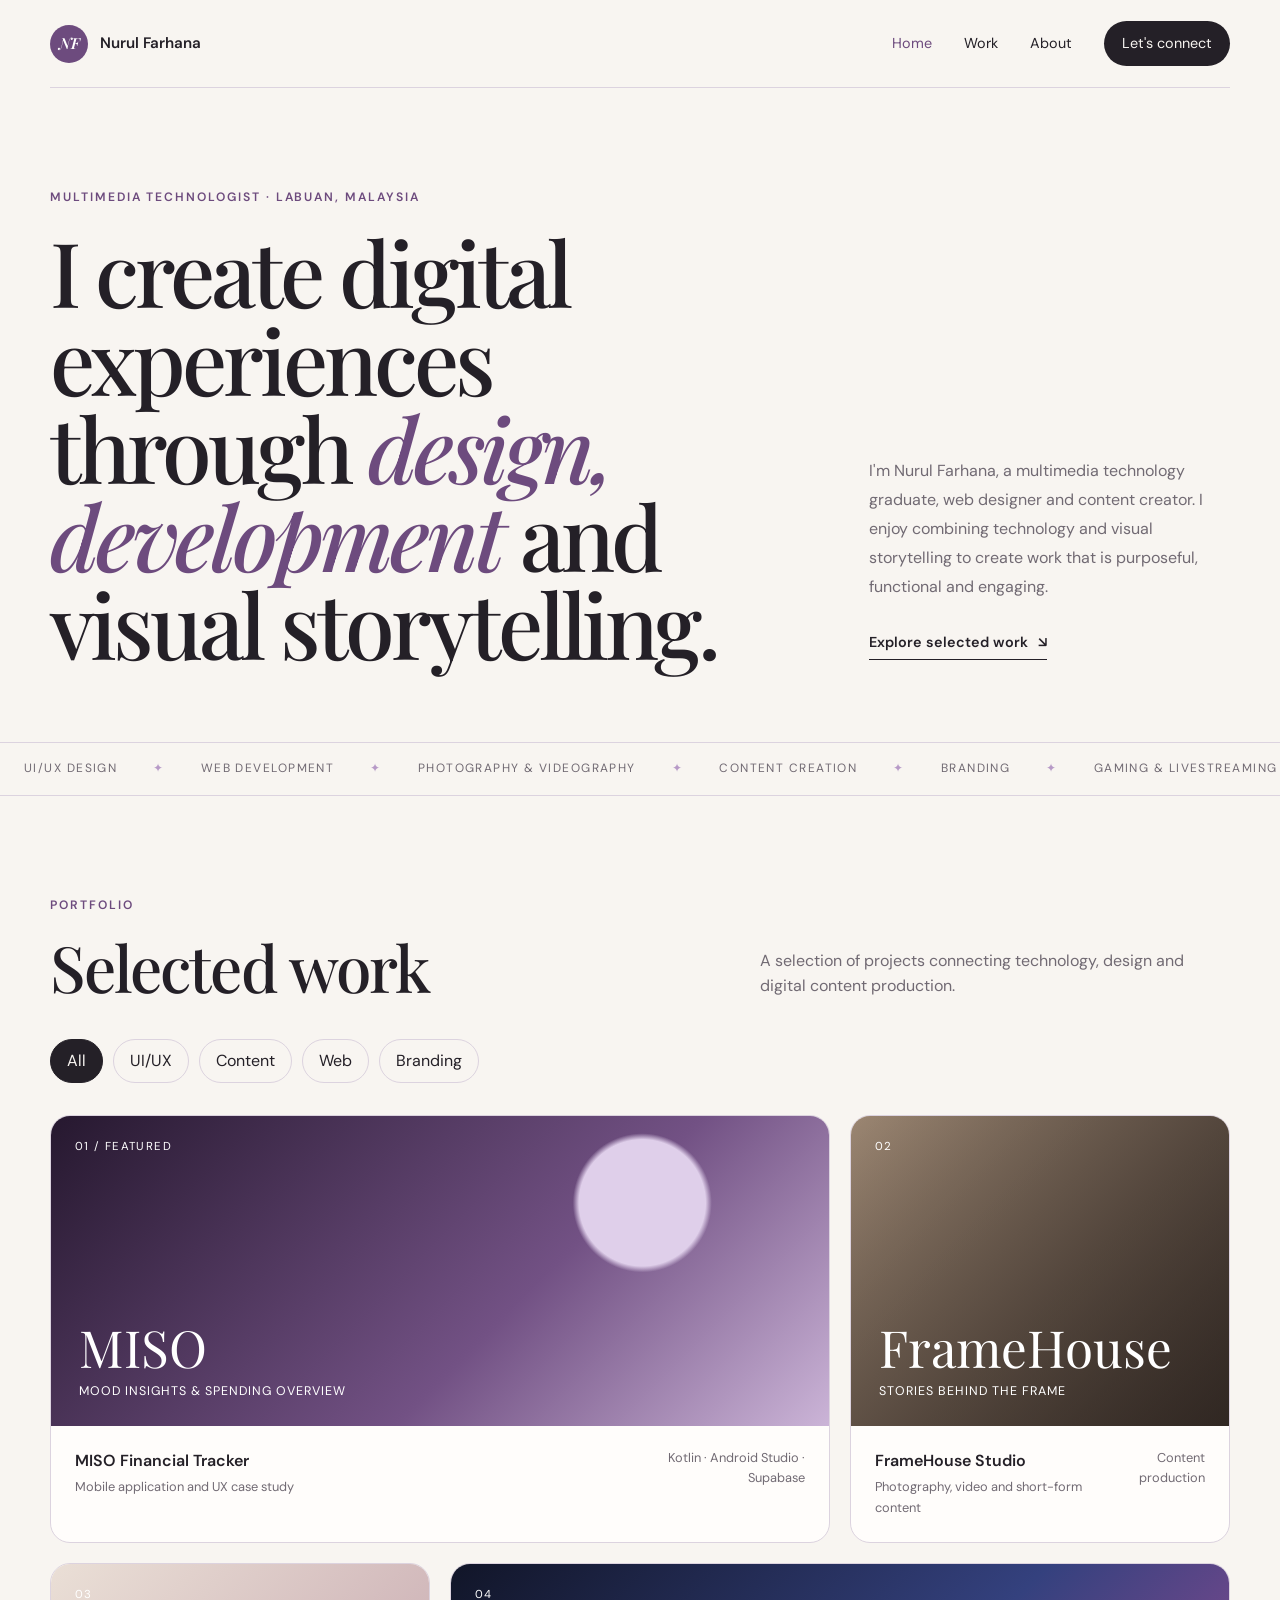
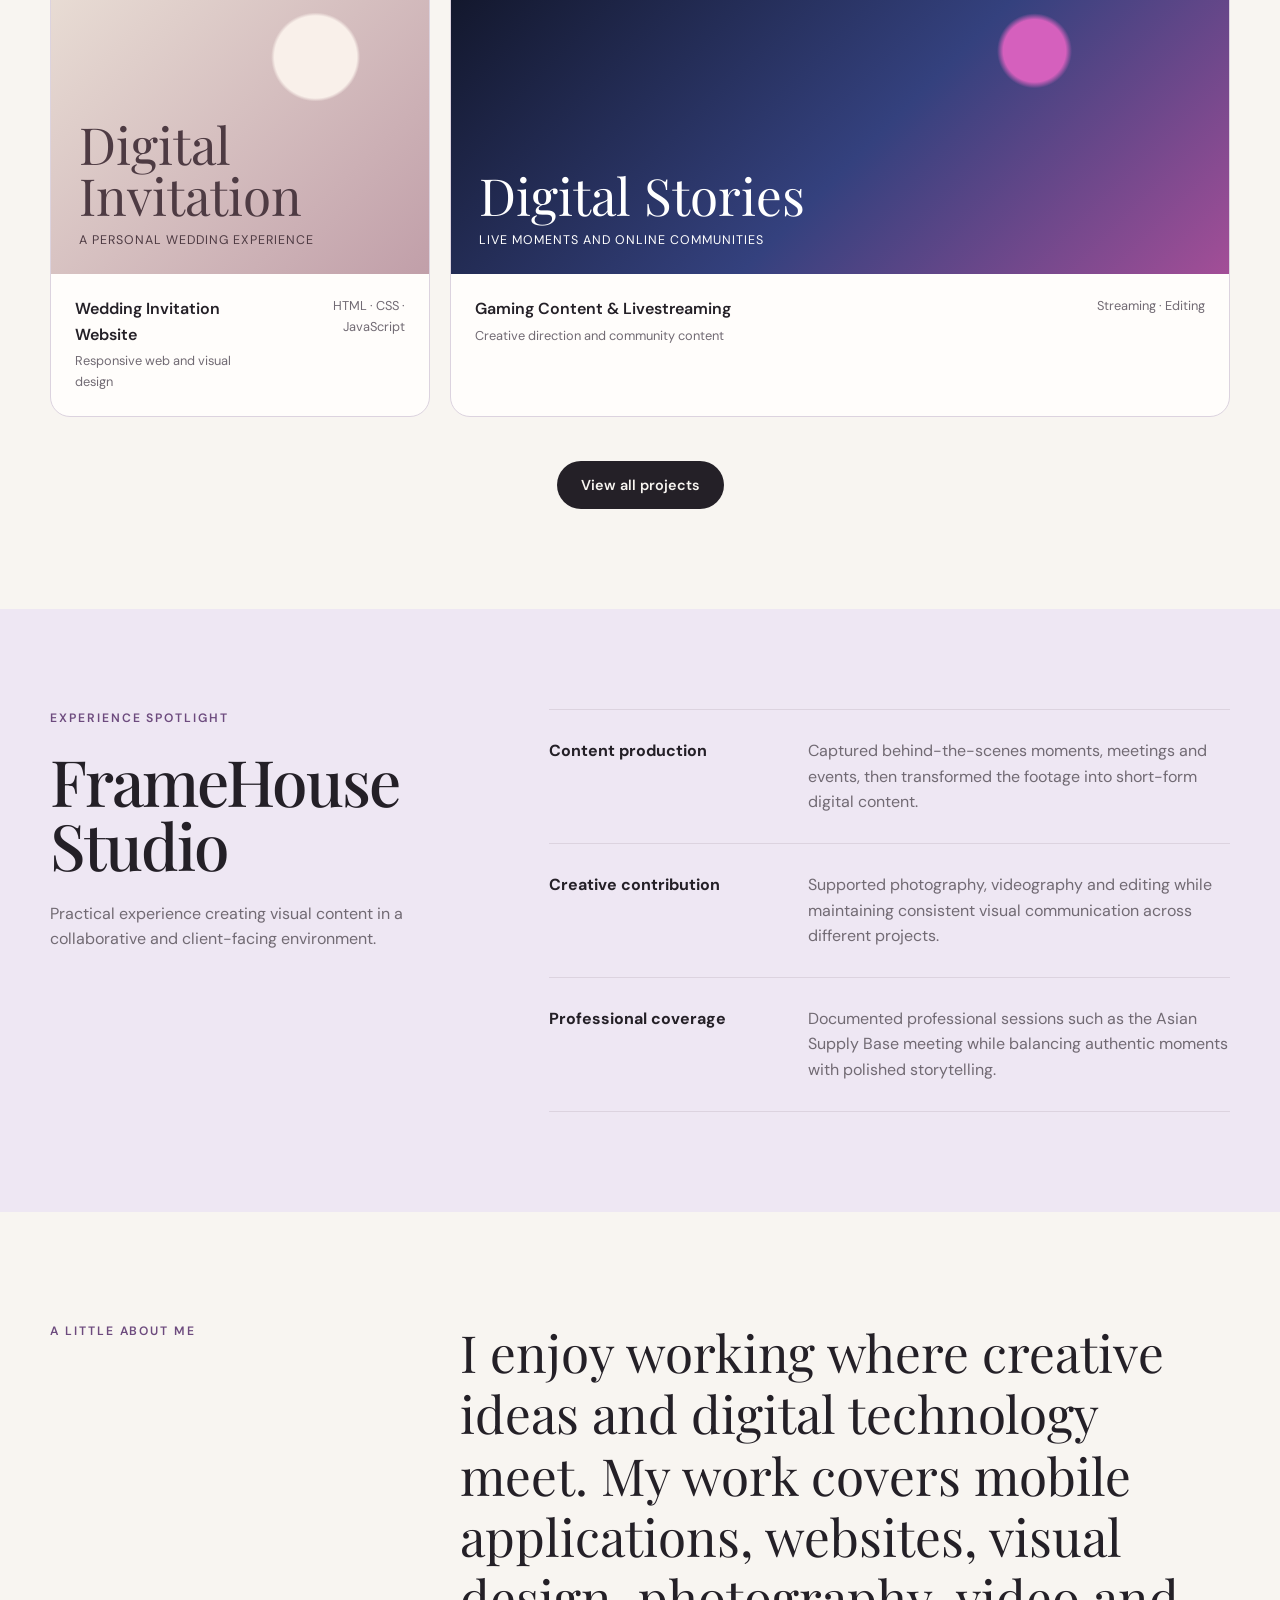
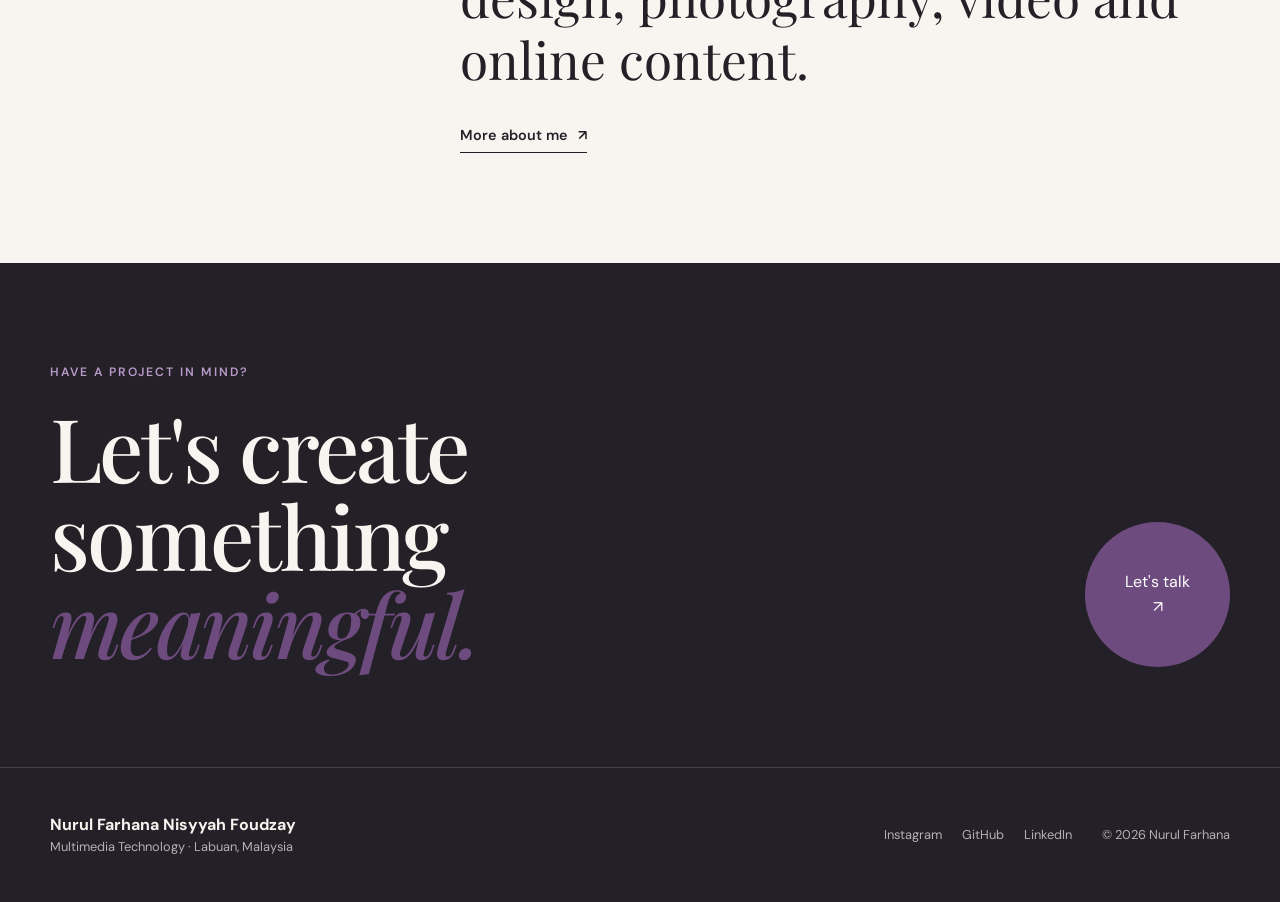
<file: index.html>
<!DOCTYPE html>
<html lang="en">
<head>
    <meta charset="UTF-8">
    <meta name="viewport" content="width=device-width, initial-scale=1.0">

    <meta
        name="description"
        content="Portfolio of Nurul Farhana Nisyyah Foudzay, a multimedia technology graduate, web designer and content creator."
    >

    <title>Nurul Farhana | Digital Portfolio</title>

    <link rel="preconnect" href="https://fonts.googleapis.com">
    <link rel="preconnect" href="https://fonts.gstatic.com" crossorigin>

    <link
        href="https://fonts.googleapis.com/css2?family=DM+Sans:wght@400;500;600&family=Playfair+Display:ital,wght@0,500;1,500&display=swap"
        rel="stylesheet"
    >

    <link rel="stylesheet" href="css/style.css">
</head>

<body>

    <header class="site-header">
        <div class="container navigation">

            <a href="index.html" class="logo" aria-label="Homepage">
                <span>NF</span>
                Nurul Farhana
            </a>

            <button
                class="menu-button"
                type="button"
                aria-label="Open navigation"
                aria-expanded="false"
            >
                <span></span>
                <span></span>
            </button>

            <nav class="nav-links" aria-label="Main navigation">
                <a href="index.html" class="active">Home</a>
                <a href="work.html">Work</a>
                <a href="about.html">About</a>
                <a href="contact.html" class="contact-link">Let's connect</a>
            </nav>

        </div>
    </header>

    <main>

        <!-- HERO SECTION -->

        <section class="hero">
            <div class="container hero-grid">

                <div class="hero-content reveal">
                    <p class="eyebrow">
                        Multimedia technologist · Labuan, Malaysia
                    </p>

                    <h1>
                        I create digital experiences through
                        <em>design, development</em>
                        and visual storytelling.
                    </h1>
                </div>

                <div class="hero-introduction reveal">
                    <p>
                        I'm Nurul Farhana, a multimedia technology graduate,
                        web designer and content creator. I enjoy combining
                        technology and visual storytelling to create work that
                        is purposeful, functional and engaging.
                    </p>

                    <a href="#selected-work" class="text-link">
                        Explore selected work
                        <span aria-hidden="true">↘</span>
                    </a>
                </div>

            </div>
        </section>

        <!-- CREATIVE DISCIPLINES -->

        <section class="discipline-strip" aria-label="Creative disciplines">
            <div class="discipline-track">
                <span>UI/UX Design</span>
                <span>Web Development</span>
                <span>Photography & Videography</span>
                <span>Content Creation</span>
                <span>Branding</span>
                <span>Gaming & Livestreaming</span>
            </div>
        </section>

        <!-- SELECTED WORK -->

        <section class="work-section" id="selected-work">
            <div class="container">

                <div class="section-heading reveal">
                    <div>
                        <p class="eyebrow">Portfolio</p>
                        <h2>Selected work</h2>
                    </div>

                    <p>
                        A selection of projects connecting technology,
                        design and digital content production.
                    </p>
                </div>

                <!-- PROJECT FILTERS -->

                <div class="filter-buttons reveal">
                    <button class="filter-button active" data-filter="all">
                        All
                    </button>

                    <button class="filter-button" data-filter="uiux">
                        UI/UX
                    </button>

                    <button class="filter-button" data-filter="content">
                        Content
                    </button>

                    <button class="filter-button" data-filter="web">
                        Web
                    </button>

                    <button class="filter-button" data-filter="branding">
                        Branding
                    </button>
                </div>

                <!-- PROJECT GRID -->

                <div class="project-grid">

                    <!-- MISO -->

                    <article
                        class="project-card project-large reveal"
                        data-category="uiux"
                    >
                        <a href="projects/miso.html">

                            <div class="project-image miso-image">
                                <span class="project-number">
                                    01 / Featured
                                </span>

                                <div class="project-image-title">
                                    MISO

                                    <small>
                                        Mood Insights & Spending Overview
                                    </small>
                                </div>
                            </div>

                            <div class="project-details">
                                <div>
                                    <h3>MISO Financial Tracker</h3>

                                    <p>
                                        Mobile application and UX case study
                                    </p>
                                </div>

                                <span>
                                    Kotlin · Android Studio · Supabase
                                </span>
                            </div>

                        </a>
                    </article>

                    <!-- FRAMEHOUSE -->

                    <article
                        class="project-card reveal"
                        data-category="content"
                    >
                        <a href="projects/framehouse.html">

                            <div class="project-image framehouse-image">
                                <span class="project-number">02</span>

                                <div class="project-image-title">
                                    FrameHouse

                                    <small>
                                        Stories behind the frame
                                    </small>
                                </div>
                            </div>

                            <div class="project-details">
                                <div>
                                    <h3>FrameHouse Studio</h3>

                                    <p>
                                        Photography, video and short-form
                                        content
                                    </p>
                                </div>

                                <span>Content production</span>
                            </div>

                        </a>
                    </article>

                    <!-- DIGITAL INVITATION -->

                    <article
                        class="project-card reveal"
                        data-category="web branding"
                    >
                        <a href="projects/digital-invitation.html">

                            <div class="project-image invitation-image">
                                <span class="project-number">03</span>

                                <div class="project-image-title dark-text">
                                    Digital Invitation

                                    <small>
                                        A personal wedding experience
                                    </small>
                                </div>
                            </div>

                            <div class="project-details">
                                <div>
                                    <h3>Wedding Invitation Website</h3>

                                    <p>
                                        Responsive web and visual design
                                    </p>
                                </div>

                                <span>
                                    HTML · CSS · JavaScript
                                </span>
                            </div>

                        </a>
                    </article>

                    <!-- GAMING CONTENT -->

                    <article
                        class="project-card project-large reveal"
                        data-category="content"
                    >
                        <a href="projects/wedding-content.html">

                            <div class="project-image gaming-image">
                                <span class="project-number">04</span>

                                <div class="project-image-title">
                                    Digital Stories

                                    <small>
                                        Live moments and online communities
                                    </small>
                                </div>
                            </div>

                            <div class="project-details">
                                <div>
                                    <h3>
                                        Gaming Content & Livestreaming
                                    </h3>

                                    <p>
                                        Creative direction and community
                                        content
                                    </p>
                                </div>

                                <span>Streaming · Editing</span>
                            </div>

                        </a>
                    </article>

                </div>

                <div class="view-all-wrapper reveal">
                    <a href="work.html" class="primary-button">
                        View all projects
                    </a>
                </div>

            </div>
        </section>

        <!-- EXPERIENCE -->

        <section class="experience-section">
            <div class="container experience-grid">

                <div class="experience-introduction reveal">
                    <p class="eyebrow">Experience spotlight</p>

                    <h2>FrameHouse Studio</h2>

                    <p>
                        Practical experience creating visual content in a
                        collaborative and client-facing environment.
                    </p>
                </div>

                <div class="experience-list">

                    <article class="experience-item reveal">
                        <h3>Content production</h3>

                        <p>
                            Captured behind-the-scenes moments, meetings and
                            events, then transformed the footage into
                            short-form digital content.
                        </p>
                    </article>

                    <article class="experience-item reveal">
                        <h3>Creative contribution</h3>

                        <p>
                            Supported photography, videography and editing
                            while maintaining consistent visual communication
                            across different projects.
                        </p>
                    </article>

                    <article class="experience-item reveal">
                        <h3>Professional coverage</h3>

                        <p>
                            Documented professional sessions such as the Asian
                            Supply Base meeting while balancing authentic
                            moments with polished storytelling.
                        </p>
                    </article>

                </div>

            </div>
        </section>

        <!-- ABOUT PREVIEW -->

        <section class="about-preview">
            <div class="container about-preview-grid">

                <p class="eyebrow reveal">
                    A little about me
                </p>

                <div class="reveal">
                    <p class="large-paragraph">
                        I enjoy working where creative ideas and digital
                        technology meet. My work covers mobile applications,
                        websites, visual design, photography, video and
                        online content.
                    </p>

                    <a href="about.html" class="text-link">
                        More about me
                        <span aria-hidden="true">↗</span>
                    </a>
                </div>

            </div>
        </section>

        <!-- CONTACT -->

        <section class="contact-section">
            <div class="container contact-grid">

                <div class="reveal">
                    <p class="eyebrow">
                        Have a project in mind?
                    </p>

                    <h2>
                        Let's create something
                        <em>meaningful.</em>
                    </h2>
                </div>

                <a href="contact.html" class="circle-button reveal">
                    Let's talk
                    <span aria-hidden="true">↗</span>
                </a>

            </div>
        </section>

    </main>

    <!-- FOOTER -->

    <footer class="site-footer">
        <div class="container footer-content">

            <div>
                <strong>
                    Nurul Farhana Nisyyah Foudzay
                </strong>

                <p>
                    Multimedia Technology · Labuan, Malaysia
                </p>
            </div>

            <div class="footer-links">
                <a href="#">Instagram</a>
                <a href="#">GitHub</a>
                <a href="#">LinkedIn</a>
            </div>

            <p class="copyright">
                © <span id="current-year"></span> Nurul Farhana
            </p>

        </div>
    </footer>

    <script src="js/script.js"></script>
</body>
</html>
</file>
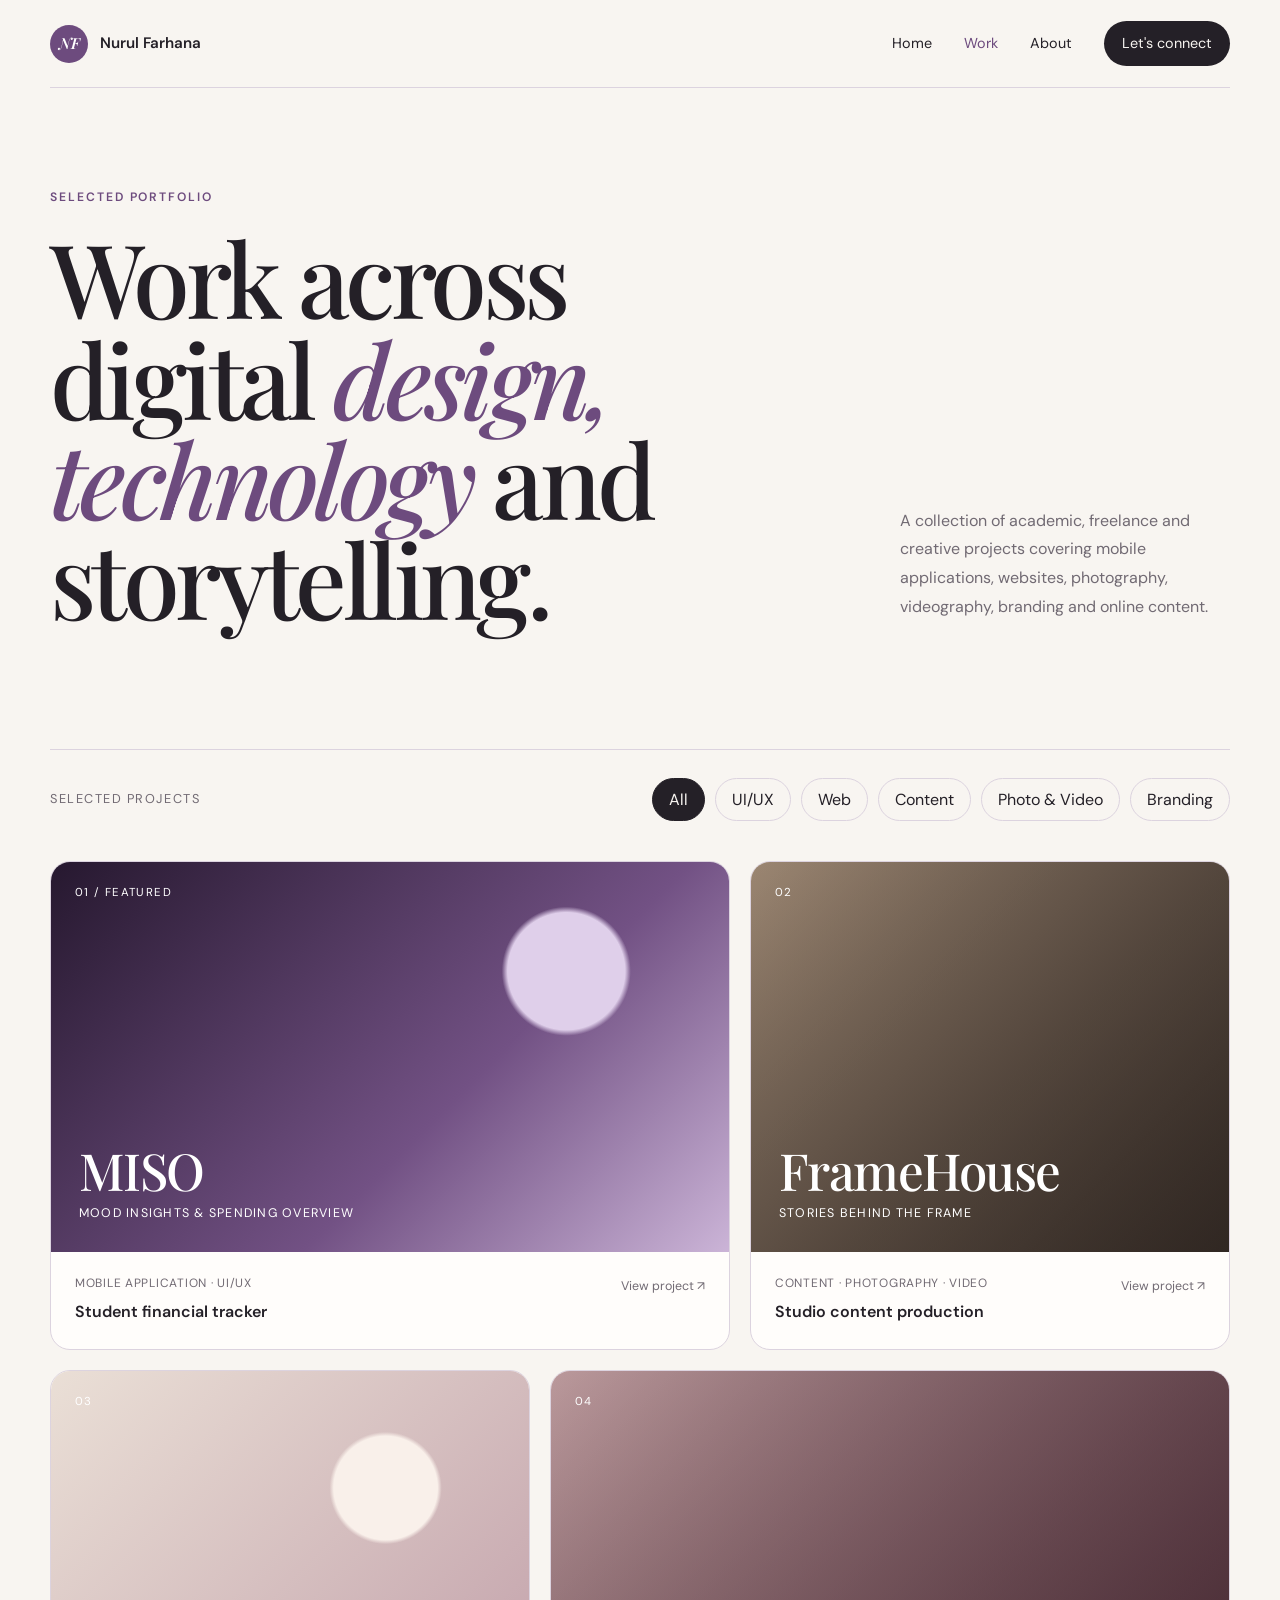
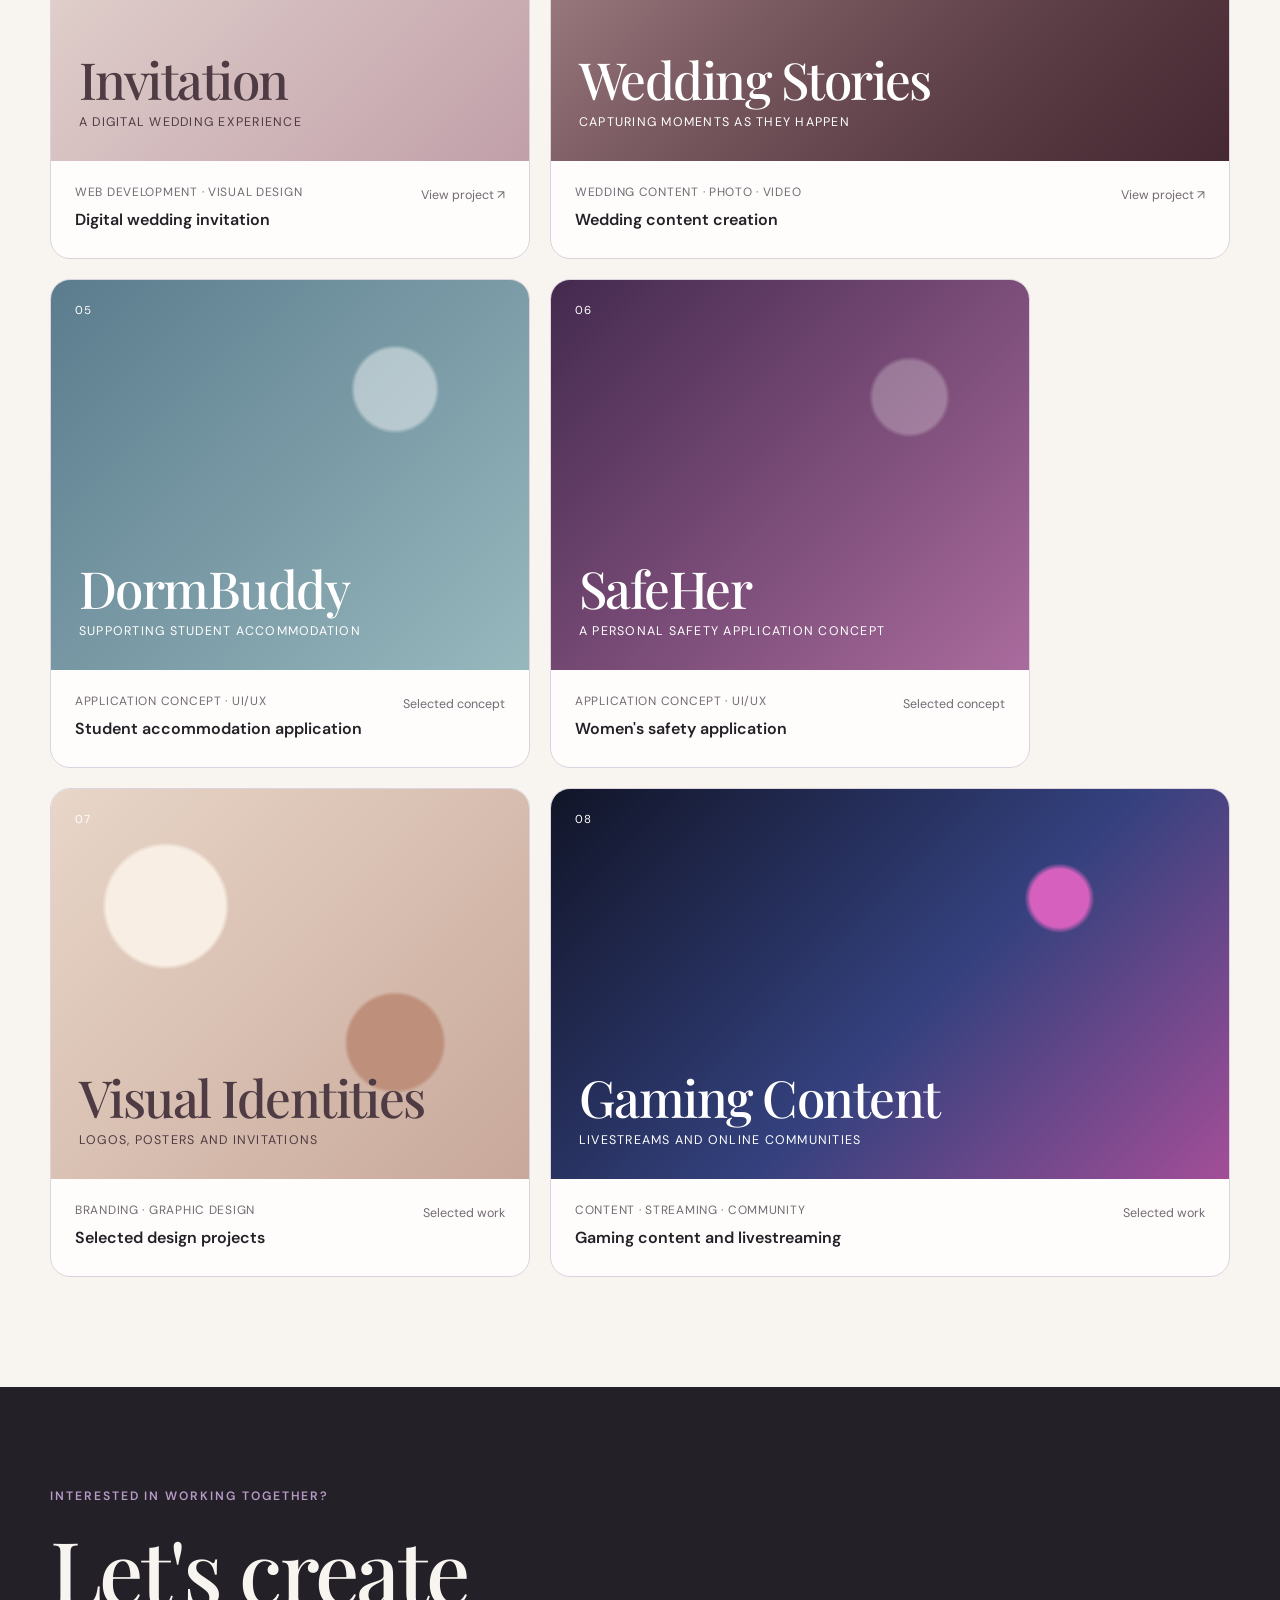
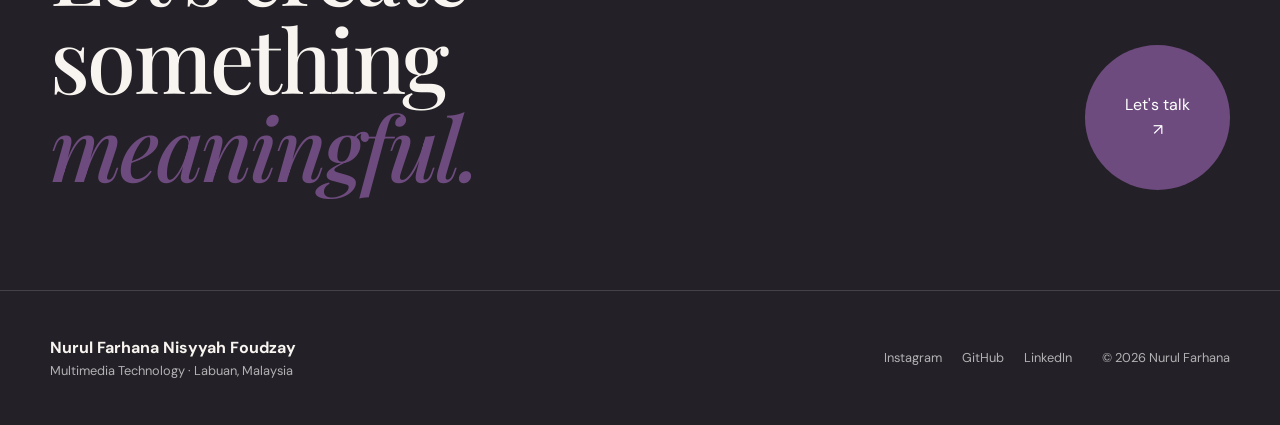
<file: work.html>
<!DOCTYPE html>
<html lang="en">
<head>
    <meta charset="UTF-8">
    <meta name="viewport" content="width=device-width, initial-scale=1.0">

    <meta
        name="description"
        content="Selected projects by Nurul Farhana across UI/UX, web development, photography, content creation and visual design."
    >

    <title>Selected Work | Nurul Farhana</title>

    <link rel="preconnect" href="https://fonts.googleapis.com">
    <link rel="preconnect" href="https://fonts.gstatic.com" crossorigin>

    <link
        href="https://fonts.googleapis.com/css2?family=DM+Sans:wght@400;500;600&family=Playfair+Display:ital,wght@0,500;1,500&display=swap"
        rel="stylesheet"
    >

    <link rel="stylesheet" href="css/style.css">
</head>

<body>

    <!-- NAVIGATION -->

    <header class="site-header">
        <div class="container navigation">

            <a href="index.html" class="logo" aria-label="Homepage">
                <span>NF</span>
                Nurul Farhana
            </a>

            <button
                class="menu-button"
                type="button"
                aria-label="Open navigation"
                aria-expanded="false"
            >
                <span></span>
                <span></span>
            </button>

            <nav class="nav-links" aria-label="Main navigation">
                <a href="index.html">Home</a>
                <a href="work.html" class="active">Work</a>
                <a href="about.html">About</a>

                <a href="contact.html" class="contact-link">
                    Let's connect
                </a>
            </nav>

        </div>
    </header>

    <main>

        <!-- PAGE INTRODUCTION -->

        <section class="work-page-hero">
            <div class="container work-page-heading">

                <div class="reveal">
                    <p class="eyebrow">
                        Selected portfolio
                    </p>

                    <h1>
                        Work across digital
                        <em>design, technology</em>
                        and storytelling.
                    </h1>
                </div>

                <div class="work-page-introduction reveal">
                    <p>
                        A collection of academic, freelance and creative
                        projects covering mobile applications, websites,
                        photography, videography, branding and online content.
                    </p>
                </div>

            </div>
        </section>

        <!-- PROJECTS -->

        <section class="all-work-section">
            <div class="container">

                <!-- FILTERS -->

                <div class="work-filter-row">

                    <p class="project-counter reveal">
                        Selected projects
                    </p>

                    <div class="filter-buttons reveal">

                        <button
                            class="filter-button active"
                            data-filter="all"
                        >
                            All
                        </button>

                        <button
                            class="filter-button"
                            data-filter="uiux"
                        >
                            UI/UX
                        </button>

                        <button
                            class="filter-button"
                            data-filter="web"
                        >
                            Web
                        </button>

                        <button
                            class="filter-button"
                            data-filter="content"
                        >
                            Content
                        </button>

                        <button
                            class="filter-button"
                            data-filter="photo-video"
                        >
                            Photo & Video
                        </button>

                        <button
                            class="filter-button"
                            data-filter="branding"
                        >
                            Branding
                        </button>

                    </div>

                </div>

                <!-- PROJECT GRID -->

                <div class="work-page-grid">

                    <!-- MISO -->

                    <article
                        class="work-page-card work-page-featured project-card reveal"
                        data-category="uiux"
                    >
                        <a href="projects/miso.html">

                            <div class="work-page-image miso-image">
                                <span class="project-number">
                                    01 / Featured
                                </span>

                                <div class="work-card-title">
                                    <h2>MISO</h2>

                                    <p>
                                        Mood Insights & Spending Overview
                                    </p>
                                </div>
                            </div>

                            <div class="work-card-information">
                                <div>
                                    <p>Mobile application · UI/UX</p>
                                    <h3>Student financial tracker</h3>
                                </div>

                                <span>View project ↗</span>
                            </div>

                        </a>
                    </article>

                    <!-- FRAMEHOUSE -->

                    <article
                        class="work-page-card project-card reveal"
                        data-category="content photo-video"
                    >
                        <a href="projects/framehouse.html">

                            <div class="work-page-image framehouse-image">
                                <span class="project-number">02</span>

                                <div class="work-card-title">
                                    <h2>FrameHouse</h2>

                                    <p>
                                        Stories behind the frame
                                    </p>
                                </div>
                            </div>

                            <div class="work-card-information">
                                <div>
                                    <p>Content · Photography · Video</p>
                                    <h3>Studio content production</h3>
                                </div>

                                <span>View project ↗</span>
                            </div>

                        </a>
                    </article>

                    <!-- DIGITAL INVITATION -->

                    <article
                        class="work-page-card project-card reveal"
                        data-category="web branding"
                    >
                        <a href="projects/digital-invitation.html">

                            <div class="work-page-image invitation-image">
                                <span class="project-number">03</span>

                                <div class="work-card-title dark-card-title">
                                    <h2>Invitation</h2>

                                    <p>
                                        A digital wedding experience
                                    </p>
                                </div>
                            </div>

                            <div class="work-card-information">
                                <div>
                                    <p>Web development · Visual design</p>
                                    <h3>Digital wedding invitation</h3>
                                </div>

                                <span>View project ↗</span>
                            </div>

                        </a>
                    </article>

                    <!-- WEDDING CONTENT -->

                    <article
                        class="work-page-card work-page-featured project-card reveal"
                        data-category="content photo-video"
                    >
                        <a href="projects/wedding-content.html">

                            <div class="work-page-image wedding-image">
                                <span class="project-number">04</span>

                                <div class="work-card-title">
                                    <h2>Wedding Stories</h2>

                                    <p>
                                        Capturing moments as they happen
                                    </p>
                                </div>
                            </div>

                            <div class="work-card-information">
                                <div>
                                    <p>Wedding content · Photo · Video</p>
                                    <h3>Wedding content creation</h3>
                                </div>

                                <span>View project ↗</span>
                            </div>

                        </a>
                    </article>

                    <!-- DORMBUDDY -->

                    <article
                        class="work-page-card project-card reveal"
                        data-category="uiux"
                    >
                        <div class="work-page-image dormbuddy-image">
                            <span class="project-number">05</span>

                            <div class="work-card-title">
                                <h2>DormBuddy</h2>

                                <p>
                                    Supporting student accommodation
                                </p>
                            </div>
                        </div>

                        <div class="work-card-information">
                            <div>
                                <p>Application concept · UI/UX</p>
                                <h3>Student accommodation application</h3>
                            </div>

                            <span>Selected concept</span>
                        </div>
                    </article>

                    <!-- SAFEHER -->

                    <article
                        class="work-page-card project-card reveal"
                        data-category="uiux"
                    >
                        <div class="work-page-image safeher-image">
                            <span class="project-number">06</span>

                            <div class="work-card-title">
                                <h2>SafeHer</h2>

                                <p>
                                    A personal safety application concept
                                </p>
                            </div>
                        </div>

                        <div class="work-card-information">
                            <div>
                                <p>Application concept · UI/UX</p>
                                <h3>Women's safety application</h3>
                            </div>

                            <span>Selected concept</span>
                        </div>
                    </article>

                    <!-- BRANDING -->

                    <article
                        class="work-page-card project-card reveal"
                        data-category="branding"
                    >
                        <div class="work-page-image branding-image">
                            <span class="project-number">07</span>

                            <div class="work-card-title dark-card-title">
                                <h2>Visual Identities</h2>

                                <p>
                                    Logos, posters and invitations
                                </p>
                            </div>
                        </div>

                        <div class="work-card-information">
                            <div>
                                <p>Branding · Graphic design</p>
                                <h3>Selected design projects</h3>
                            </div>

                            <span>Selected work</span>
                        </div>
                    </article>

                    <!-- GAMING -->

                    <article
                        class="work-page-card work-page-featured project-card reveal"
                        data-category="content"
                    >
                        <div class="work-page-image gaming-image">
                            <span class="project-number">08</span>

                            <div class="work-card-title">
                                <h2>Gaming Content</h2>

                                <p>
                                    Livestreams and online communities
                                </p>
                            </div>
                        </div>

                        <div class="work-card-information">
                            <div>
                                <p>Content · Streaming · Community</p>
                                <h3>Gaming content and livestreaming</h3>
                            </div>

                            <span>Selected work</span>
                        </div>
                    </article>

                </div>

            </div>
        </section>

        <!-- CONTACT CTA -->

        <section class="contact-section">
            <div class="container contact-grid">

                <div class="reveal">
                    <p class="eyebrow">
                        Interested in working together?
                    </p>

                    <h2>
                        Let's create something
                        <em>meaningful.</em>
                    </h2>
                </div>

                <a href="contact.html" class="circle-button reveal">
                    Let's talk
                    <span aria-hidden="true">↗</span>
                </a>

            </div>
        </section>

    </main>

    <!-- FOOTER -->

    <footer class="site-footer">
        <div class="container footer-content">

            <div>
                <strong>
                    Nurul Farhana Nisyyah Foudzay
                </strong>

                <p>
                    Multimedia Technology · Labuan, Malaysia
                </p>
            </div>

            <div class="footer-links">
                <a href="#">Instagram</a>
                <a href="#">GitHub</a>
                <a href="#">LinkedIn</a>
            </div>

            <p class="copyright">
                © <span id="current-year"></span> Nurul Farhana
            </p>

        </div>
    </footer>

    <script src="js/script.js"></script>
</body>
</html>
</file>
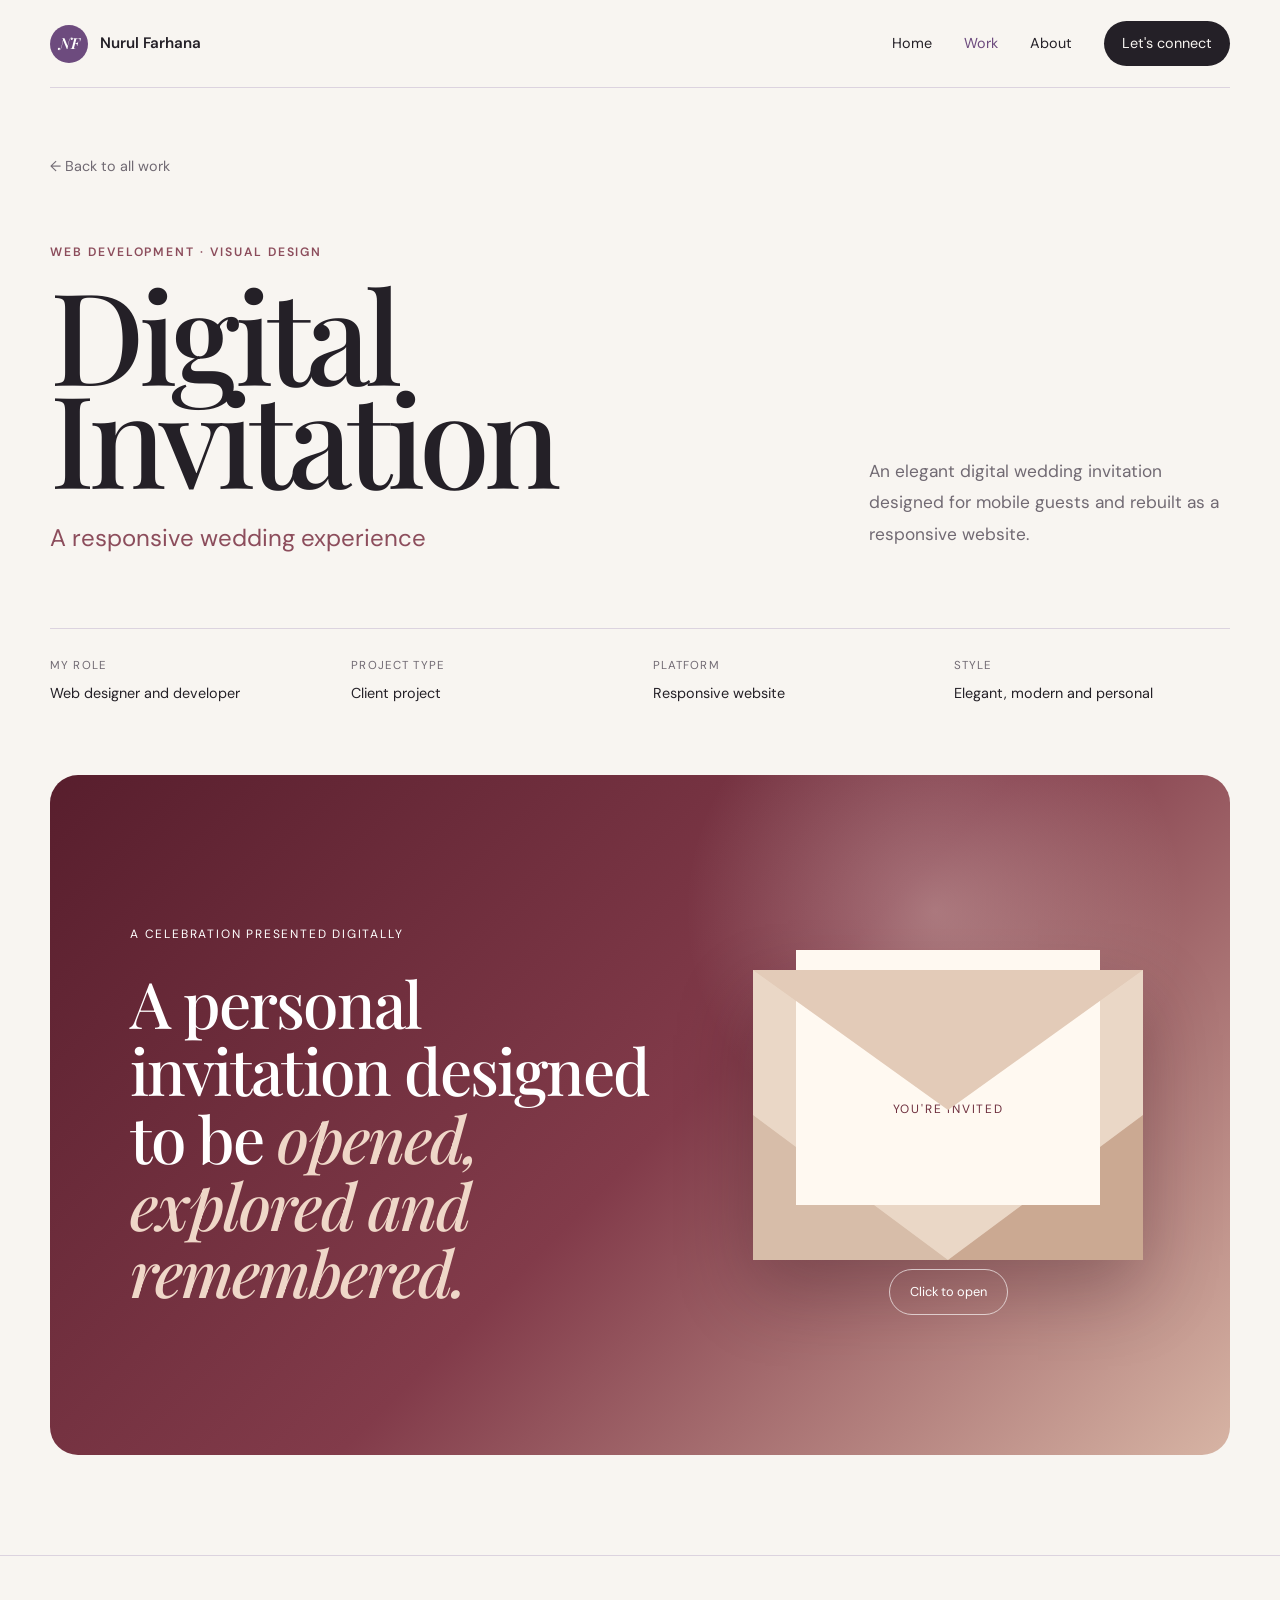
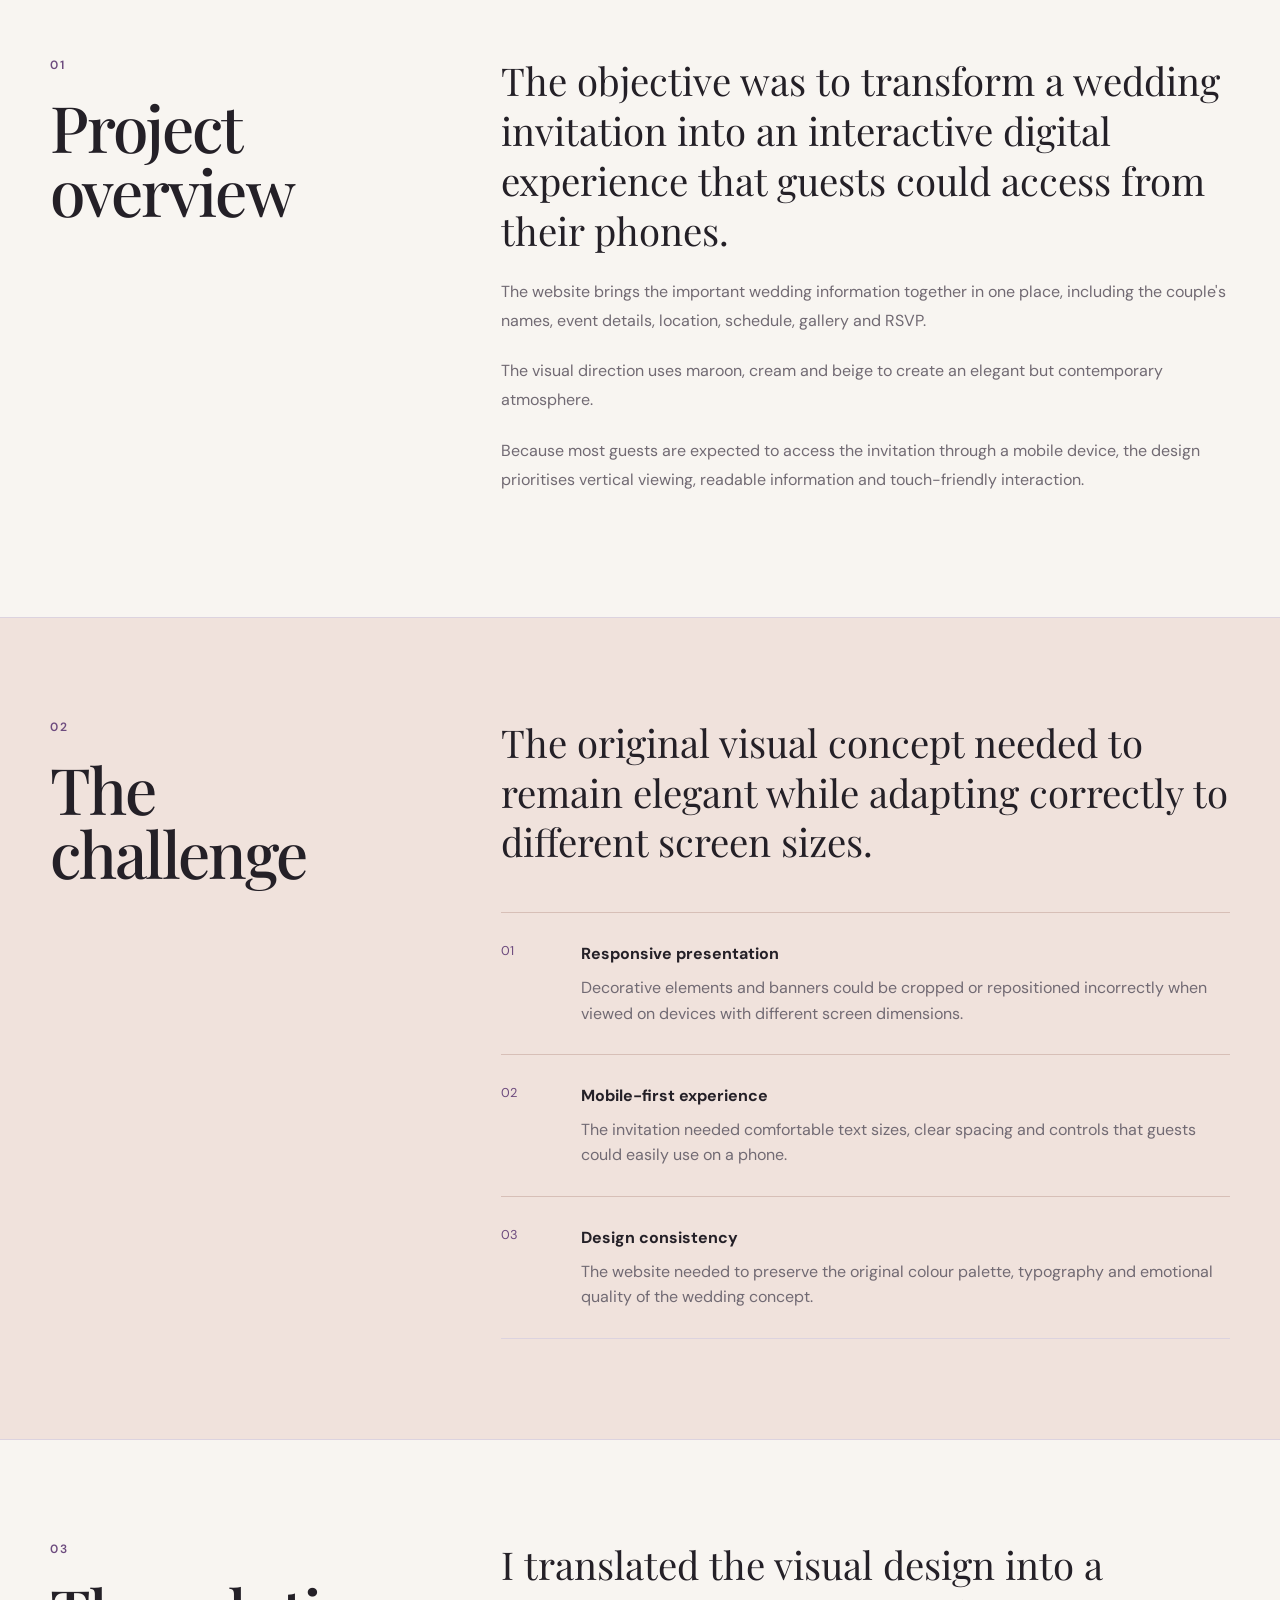
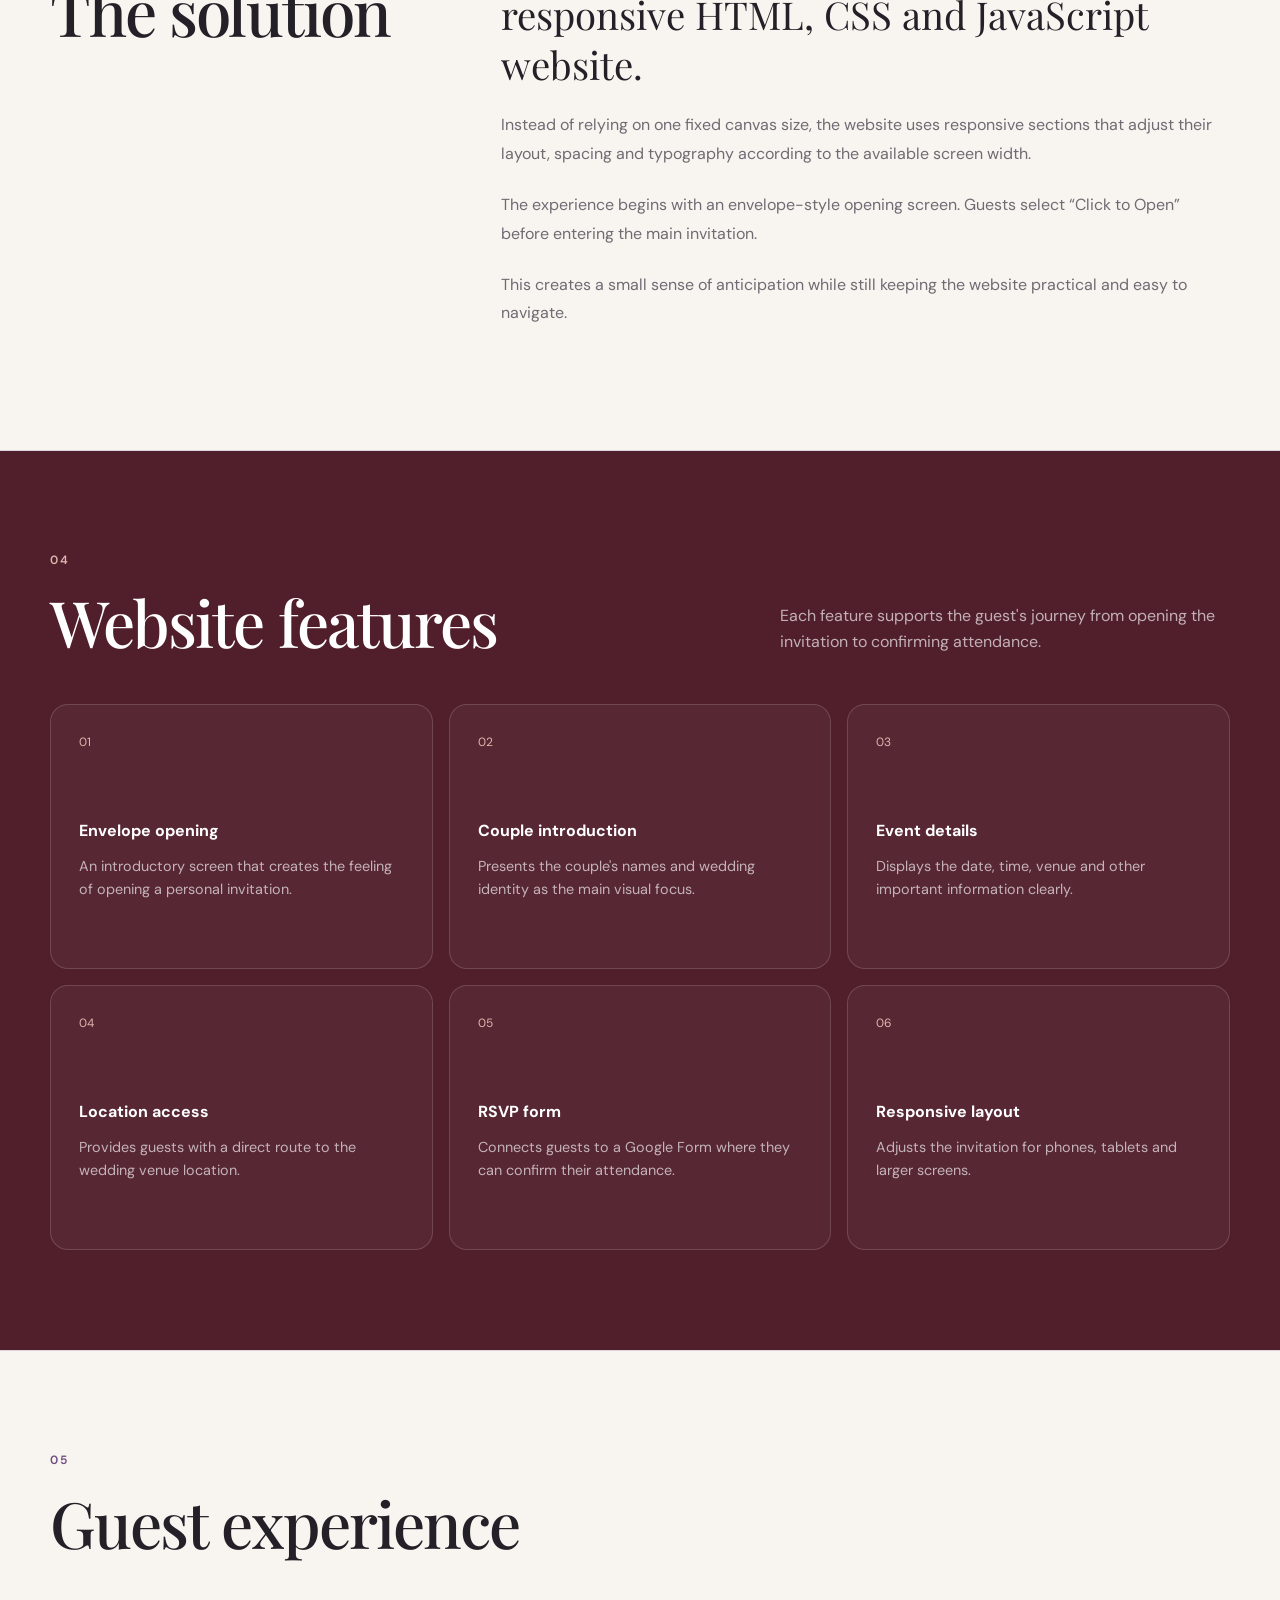
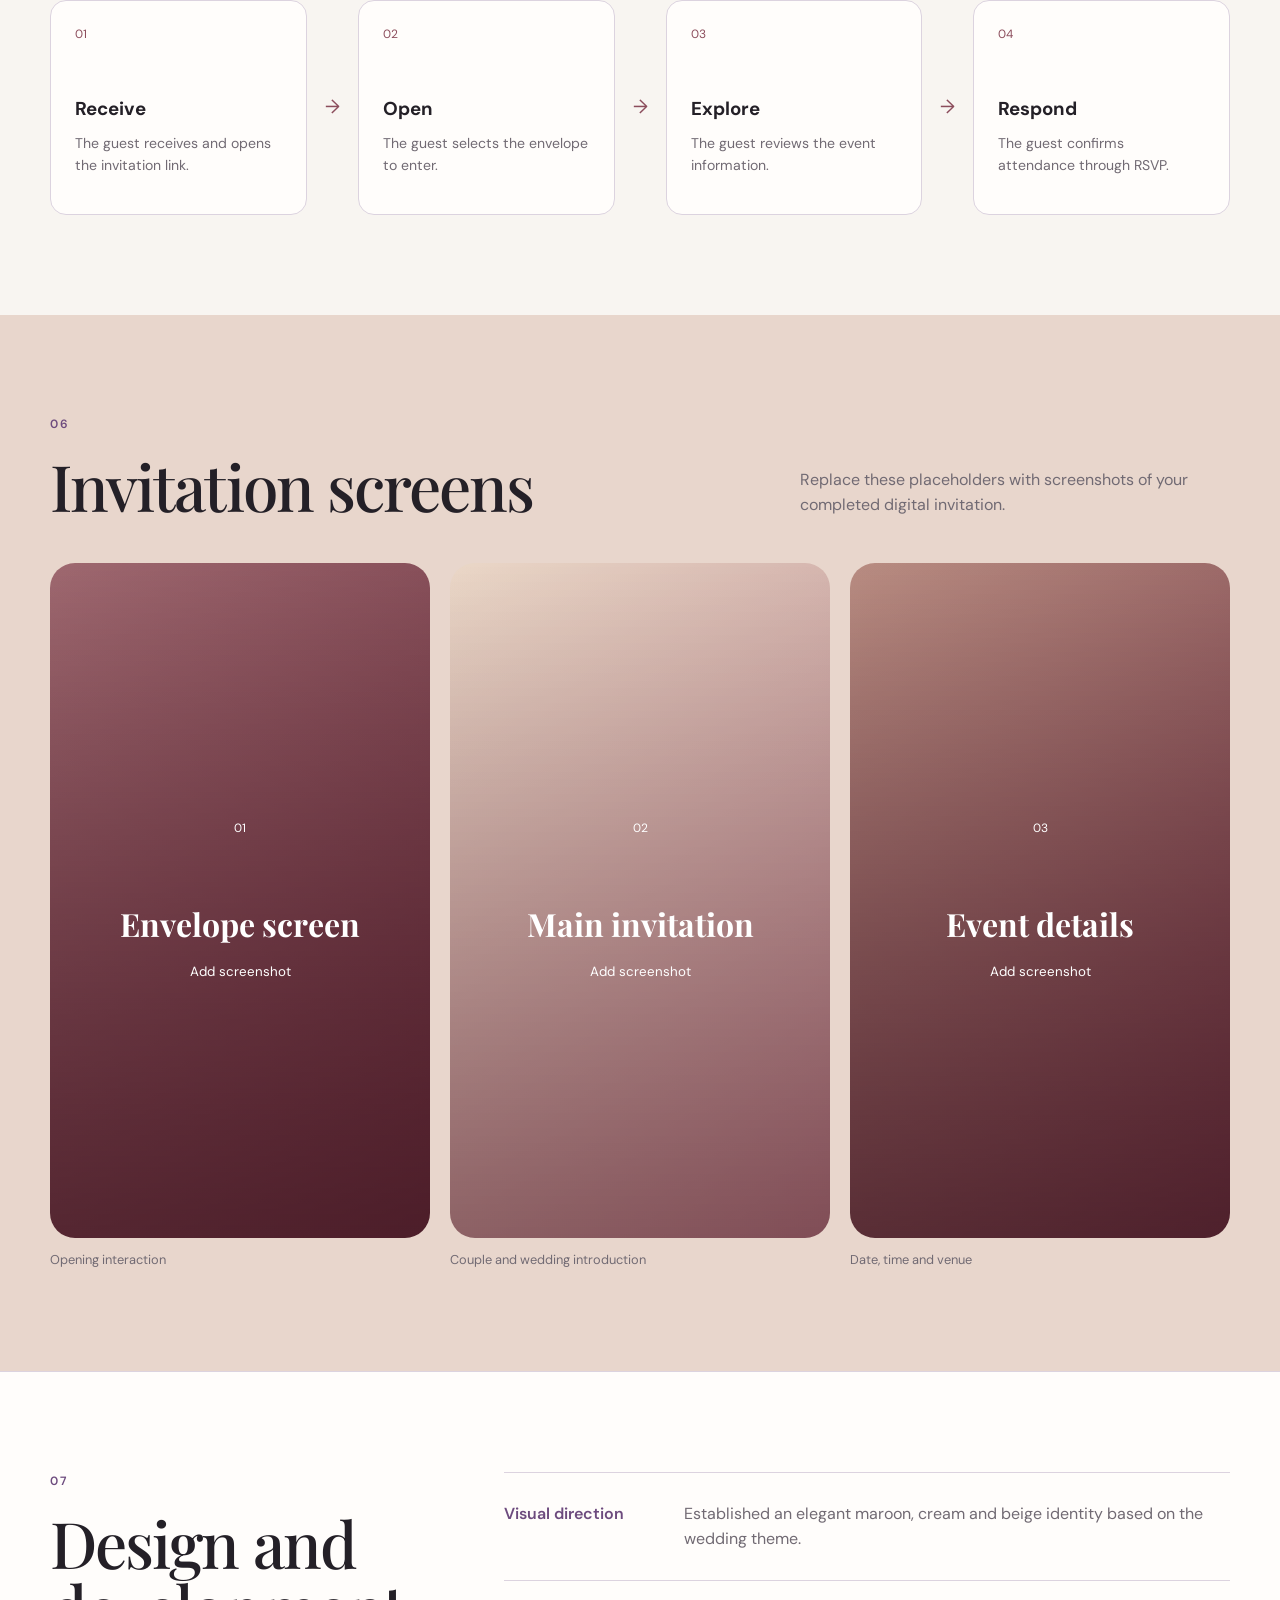
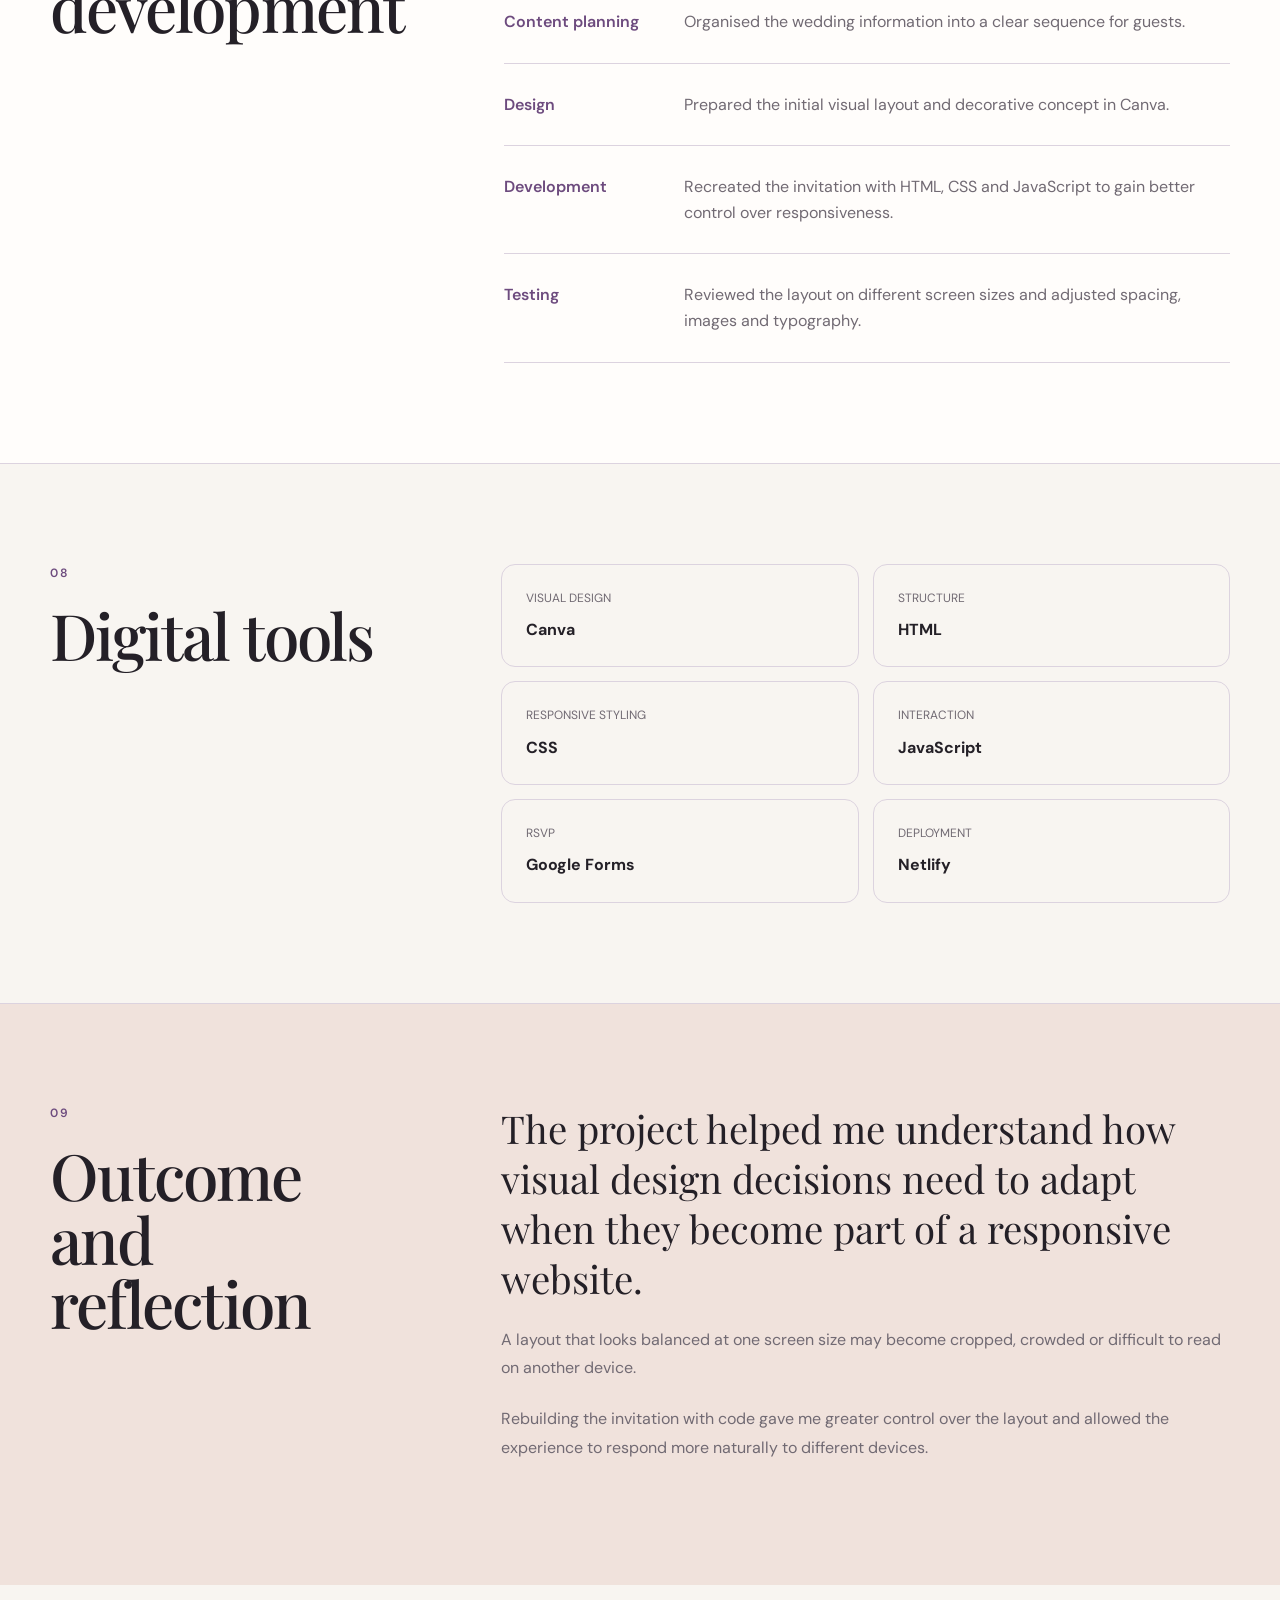
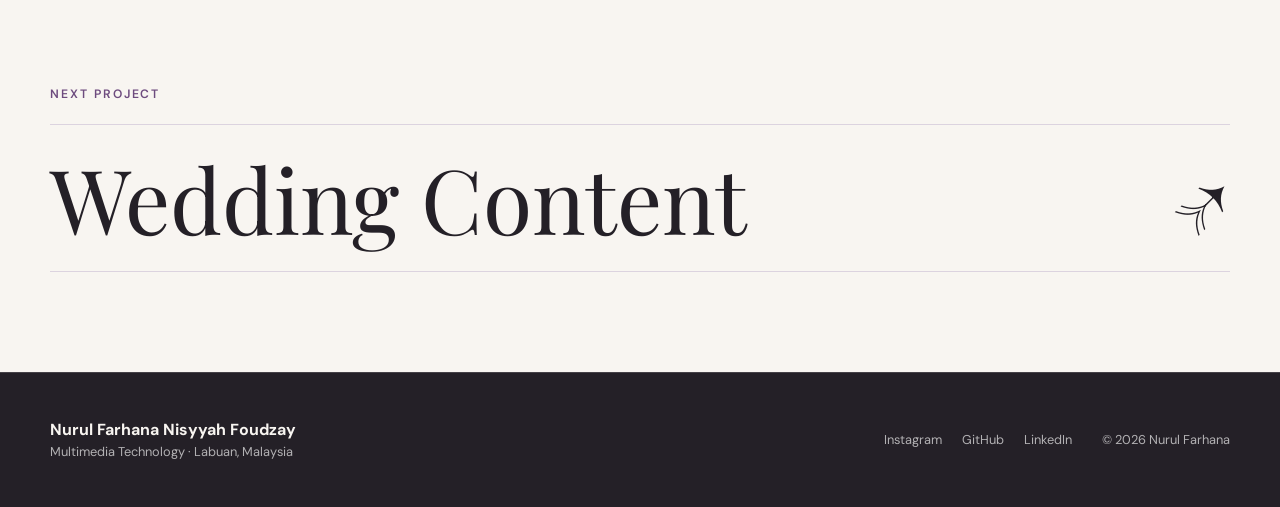
<file: projects/digital-invitation.html>
<!DOCTYPE html>
<html lang="en">
<head>
    <meta charset="UTF-8">
    <meta name="viewport" content="width=device-width, initial-scale=1.0">

    <meta
        name="description"
        content="Responsive digital wedding invitation website designed and developed by Nurul Farhana."
    >

    <title>Digital Wedding Invitation | Nurul Farhana</title>

    <link rel="preconnect" href="https://fonts.googleapis.com">
    <link rel="preconnect" href="https://fonts.gstatic.com" crossorigin>

    <link
        href="https://fonts.googleapis.com/css2?family=DM+Sans:wght@400;500;600&family=Playfair+Display:ital,wght@0,500;1,500&display=swap"
        rel="stylesheet"
    >

    <link rel="stylesheet" href="../css/style.css">
</head>

<body>

    <!-- NAVIGATION -->

    <header class="site-header">
        <div class="container navigation">

            <a href="../index.html" class="logo" aria-label="Homepage">
                <span>NF</span>
                Nurul Farhana
            </a>

            <button
                class="menu-button"
                type="button"
                aria-label="Open navigation"
                aria-expanded="false"
            >
                <span></span>
                <span></span>
            </button>

            <nav class="nav-links" aria-label="Main navigation">
                <a href="../index.html">Home</a>
                <a href="../work.html" class="active">Work</a>
                <a href="../about.html">About</a>

                <a href="../contact.html" class="contact-link">
                    Let's connect
                </a>
            </nav>

        </div>
    </header>

    <main>

        <!-- HERO -->

        <section class="case-study-hero invitation-case-hero">
            <div class="container">

                <a href="../work.html" class="back-link reveal">
                    ← Back to all work
                </a>

                <div class="case-study-heading">

                    <div class="reveal">
                        <p class="eyebrow">
                            Web development · Visual design
                        </p>

                        <h1 class="invitation-title">
                            Digital Invitation
                        </h1>

                        <p class="case-study-subtitle">
                            A responsive wedding experience
                        </p>
                    </div>

                    <div class="case-study-introduction reveal">
                        <p>
                            An elegant digital wedding invitation designed
                            for mobile guests and rebuilt as a responsive
                            website.
                        </p>
                    </div>

                </div>

                <div class="project-information reveal">

                    <div>
                        <span>My role</span>
                        <p>Web designer and developer</p>
                    </div>

                    <div>
                        <span>Project type</span>
                        <p>Client project</p>
                    </div>

                    <div>
                        <span>Platform</span>
                        <p>Responsive website</p>
                    </div>

                    <div>
                        <span>Style</span>
                        <p>Elegant, modern and personal</p>
                    </div>

                </div>

            </div>
        </section>

        <!-- FEATURED VISUAL -->

        <section class="invitation-showcase-section">
            <div class="container">

                <div class="invitation-showcase reveal">

                    <div class="invitation-copy">
                        <p>A celebration presented digitally</p>

                        <h2>
                            A personal invitation designed to be
                            <em>opened, explored and remembered.</em>
                        </h2>
                    </div>

                    <div class="invitation-envelope" aria-hidden="true">

                        <div class="envelope-card">
                            <span>R</span>
                            <small>&</small>
                            <span>H</span>

                            <p>You're invited</p>
                        </div>

                        <div class="envelope-flap"></div>

                        <div class="envelope-button">
                            Click to open
                        </div>

                    </div>

                </div>

            </div>
        </section>

        <!-- OVERVIEW -->

        <section class="case-study-section">
            <div class="container case-study-columns">

                <div>
                    <p class="section-number">01</p>
                    <h2>Project overview</h2>
                </div>

                <div class="case-study-content">
                    <p class="case-study-lead">
                        The objective was to transform a wedding invitation
                        into an interactive digital experience that guests
                        could access from their phones.
                    </p>

                    <p>
                        The website brings the important wedding information
                        together in one place, including the couple's names,
                        event details, location, schedule, gallery and RSVP.
                    </p>

                    <p>
                        The visual direction uses maroon, cream and beige to
                        create an elegant but contemporary atmosphere.
                    </p>

                    <p>
                        Because most guests are expected to access the
                        invitation through a mobile device, the design
                        prioritises vertical viewing, readable information
                        and touch-friendly interaction.
                    </p>
                </div>

            </div>
        </section>

        <!-- CHALLENGE -->

        <section class="case-study-section invitation-soft-section">
            <div class="container case-study-columns">

                <div>
                    <p class="section-number">02</p>
                    <h2>The challenge</h2>
                </div>

                <div class="case-study-content">
                    <p class="case-study-lead">
                        The original visual concept needed to remain elegant
                        while adapting correctly to different screen sizes.
                    </p>

                    <div class="problem-list invitation-problem-list">

                        <article>
                            <span>01</span>

                            <div>
                                <h3>Responsive presentation</h3>

                                <p>
                                    Decorative elements and banners could be
                                    cropped or repositioned incorrectly when
                                    viewed on devices with different screen
                                    dimensions.
                                </p>
                            </div>
                        </article>

                        <article>
                            <span>02</span>

                            <div>
                                <h3>Mobile-first experience</h3>

                                <p>
                                    The invitation needed comfortable text
                                    sizes, clear spacing and controls that
                                    guests could easily use on a phone.
                                </p>
                            </div>
                        </article>

                        <article>
                            <span>03</span>

                            <div>
                                <h3>Design consistency</h3>

                                <p>
                                    The website needed to preserve the
                                    original colour palette, typography and
                                    emotional quality of the wedding concept.
                                </p>
                            </div>
                        </article>

                    </div>
                </div>

            </div>
        </section>

        <!-- SOLUTION -->

        <section class="case-study-section">
            <div class="container case-study-columns">

                <div>
                    <p class="section-number">03</p>
                    <h2>The solution</h2>
                </div>

                <div class="case-study-content">
                    <p class="case-study-lead">
                        I translated the visual design into a responsive
                        HTML, CSS and JavaScript website.
                    </p>

                    <p>
                        Instead of relying on one fixed canvas size, the
                        website uses responsive sections that adjust their
                        layout, spacing and typography according to the
                        available screen width.
                    </p>

                    <p>
                        The experience begins with an envelope-style opening
                        screen. Guests select “Click to Open” before entering
                        the main invitation.
                    </p>

                    <p>
                        This creates a small sense of anticipation while still
                        keeping the website practical and easy to navigate.
                    </p>
                </div>

            </div>
        </section>

        <!-- FEATURES -->

        <section class="case-study-section invitation-dark-section">
            <div class="container">

                <div class="features-heading reveal">

                    <div>
                        <p class="section-number">04</p>
                        <h2>Website features</h2>
                    </div>

                    <p>
                        Each feature supports the guest's journey from
                        opening the invitation to confirming attendance.
                    </p>

                </div>

                <div class="invitation-feature-grid">

                    <article class="invitation-feature reveal">
                        <span>01</span>
                        <h3>Envelope opening</h3>

                        <p>
                            An introductory screen that creates the feeling of
                            opening a personal invitation.
                        </p>
                    </article>

                    <article class="invitation-feature reveal">
                        <span>02</span>
                        <h3>Couple introduction</h3>

                        <p>
                            Presents the couple's names and wedding identity
                            as the main visual focus.
                        </p>
                    </article>

                    <article class="invitation-feature reveal">
                        <span>03</span>
                        <h3>Event details</h3>

                        <p>
                            Displays the date, time, venue and other important
                            information clearly.
                        </p>
                    </article>

                    <article class="invitation-feature reveal">
                        <span>04</span>
                        <h3>Location access</h3>

                        <p>
                            Provides guests with a direct route to the
                            wedding venue location.
                        </p>
                    </article>

                    <article class="invitation-feature reveal">
                        <span>05</span>
                        <h3>RSVP form</h3>

                        <p>
                            Connects guests to a Google Form where they can
                            confirm their attendance.
                        </p>
                    </article>

                    <article class="invitation-feature reveal">
                        <span>06</span>
                        <h3>Responsive layout</h3>

                        <p>
                            Adjusts the invitation for phones, tablets and
                            larger screens.
                        </p>
                    </article>

                </div>

            </div>
        </section>

        <!-- USER FLOW -->

        <section class="case-study-section">
            <div class="container">

                <div class="invitation-flow-heading reveal">
                    <p class="section-number">05</p>
                    <h2>Guest experience</h2>
                </div>

                <div class="invitation-flow">

                    <article class="reveal">
                        <span>01</span>
                        <h3>Receive</h3>
                        <p>The guest receives and opens the invitation link.</p>
                    </article>

                    <div class="flow-arrow" aria-hidden="true">→</div>

                    <article class="reveal">
                        <span>02</span>
                        <h3>Open</h3>
                        <p>The guest selects the envelope to enter.</p>
                    </article>

                    <div class="flow-arrow" aria-hidden="true">→</div>

                    <article class="reveal">
                        <span>03</span>
                        <h3>Explore</h3>
                        <p>The guest reviews the event information.</p>
                    </article>

                    <div class="flow-arrow" aria-hidden="true">→</div>

                    <article class="reveal">
                        <span>04</span>
                        <h3>Respond</h3>
                        <p>The guest confirms attendance through RSVP.</p>
                    </article>

                </div>

            </div>
        </section>

        <!-- SCREEN PLACEHOLDERS -->

        <section class="invitation-screens-section">
            <div class="container">

                <div class="gallery-heading reveal">
                    <div>
                        <p class="section-number">06</p>
                        <h2>Invitation screens</h2>
                    </div>

                    <p>
                        Replace these placeholders with screenshots of your
                        completed digital invitation.
                    </p>
                </div>

                <div class="invitation-screen-grid">

                    <figure class="invitation-screen reveal">
                        <div class="invitation-screen-placeholder">
                            <span>01</span>
                            <strong>Envelope screen</strong>
                            <small>Add screenshot</small>
                        </div>

                        <figcaption>
                            Opening interaction
                        </figcaption>
                    </figure>

                    <figure class="invitation-screen reveal">
                        <div class="invitation-screen-placeholder screen-two">
                            <span>02</span>
                            <strong>Main invitation</strong>
                            <small>Add screenshot</small>
                        </div>

                        <figcaption>
                            Couple and wedding introduction
                        </figcaption>
                    </figure>

                    <figure class="invitation-screen reveal">
                        <div class="invitation-screen-placeholder screen-three">
                            <span>03</span>
                            <strong>Event details</strong>
                            <small>Add screenshot</small>
                        </div>

                        <figcaption>
                            Date, time and venue
                        </figcaption>
                    </figure>

                </div>

            </div>
        </section>

        <!-- DEVELOPMENT PROCESS -->

        <section class="case-study-section alternate-section">
            <div class="container case-study-columns">

                <div>
                    <p class="section-number">07</p>
                    <h2>Design and development</h2>
                </div>

                <div class="case-study-content">

                    <div class="process-list">

                        <article>
                            <span>Visual direction</span>

                            <p>
                                Established an elegant maroon, cream and beige
                                identity based on the wedding theme.
                            </p>
                        </article>

                        <article>
                            <span>Content planning</span>

                            <p>
                                Organised the wedding information into a clear
                                sequence for guests.
                            </p>
                        </article>

                        <article>
                            <span>Design</span>

                            <p>
                                Prepared the initial visual layout and
                                decorative concept in Canva.
                            </p>
                        </article>

                        <article>
                            <span>Development</span>

                            <p>
                                Recreated the invitation with HTML, CSS and
                                JavaScript to gain better control over
                                responsiveness.
                            </p>
                        </article>

                        <article>
                            <span>Testing</span>

                            <p>
                                Reviewed the layout on different screen sizes
                                and adjusted spacing, images and typography.
                            </p>
                        </article>

                    </div>

                </div>

            </div>
        </section>

        <!-- TOOLS -->

        <section class="case-study-section">
            <div class="container case-study-columns">

                <div>
                    <p class="section-number">08</p>
                    <h2>Digital tools</h2>
                </div>

                <div class="case-study-content">

                    <div class="tools-grid">

                        <div>
                            <span>Visual design</span>
                            <strong>Canva</strong>
                        </div>

                        <div>
                            <span>Structure</span>
                            <strong>HTML</strong>
                        </div>

                        <div>
                            <span>Responsive styling</span>
                            <strong>CSS</strong>
                        </div>

                        <div>
                            <span>Interaction</span>
                            <strong>JavaScript</strong>
                        </div>

                        <div>
                            <span>RSVP</span>
                            <strong>Google Forms</strong>
                        </div>

                        <div>
                            <span>Deployment</span>
                            <strong>Netlify</strong>
                        </div>

                    </div>

                </div>

            </div>
        </section>

        <!-- REFLECTION -->

        <section class="case-study-section invitation-reflection">
            <div class="container case-study-columns">

                <div>
                    <p class="section-number">09</p>
                    <h2>Outcome and reflection</h2>
                </div>

                <div class="case-study-content">
                    <p class="case-study-lead">
                        The project helped me understand how visual design
                        decisions need to adapt when they become part of a
                        responsive website.
                    </p>

                    <p>
                        A layout that looks balanced at one screen size may
                        become cropped, crowded or difficult to read on
                        another device.
                    </p>

                    <p>
                        Rebuilding the invitation with code gave me greater
                        control over the layout and allowed the experience to
                        respond more naturally to different devices.
                    </p>
                </div>

            </div>
        </section>

        <!-- NEXT PROJECT -->

        <section class="next-project">
            <div class="container">

                <p class="eyebrow">Next project</p>

                <a
                    href="wedding-content.html"
                    class="next-project-link"
                >
                    <span>Wedding Content</span>
                    <span aria-hidden="true">↗</span>
                </a>

            </div>
        </section>

    </main>

    <!-- FOOTER -->

    <footer class="site-footer">
        <div class="container footer-content">

            <div>
                <strong>
                    Nurul Farhana Nisyyah Foudzay
                </strong>

                <p>
                    Multimedia Technology · Labuan, Malaysia
                </p>
            </div>

            <div class="footer-links">
                <a href="#">Instagram</a>
                <a href="#">GitHub</a>
                <a href="#">LinkedIn</a>
            </div>

            <p class="copyright">
                © <span id="current-year"></span> Nurul Farhana
            </p>

        </div>
    </footer>

    <script src="../js/script.js"></script>
</body>
</html>
</file>
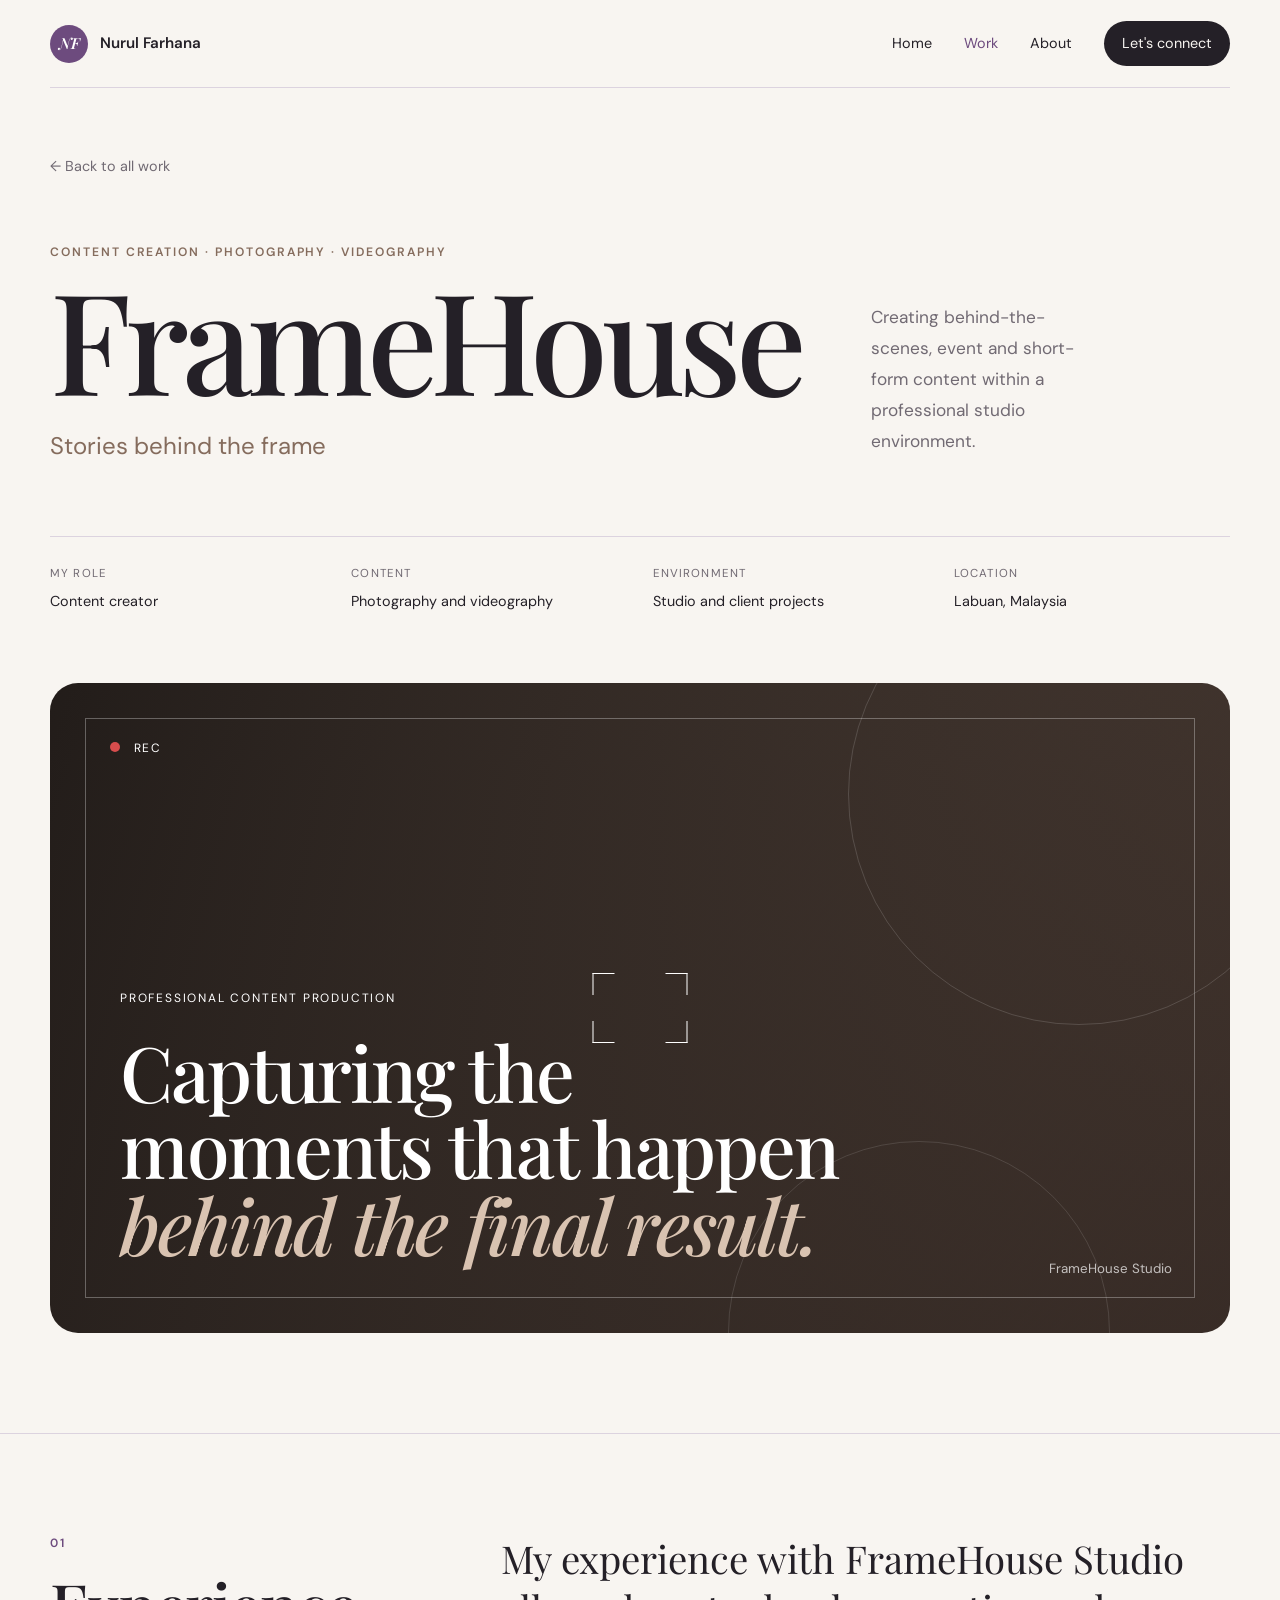
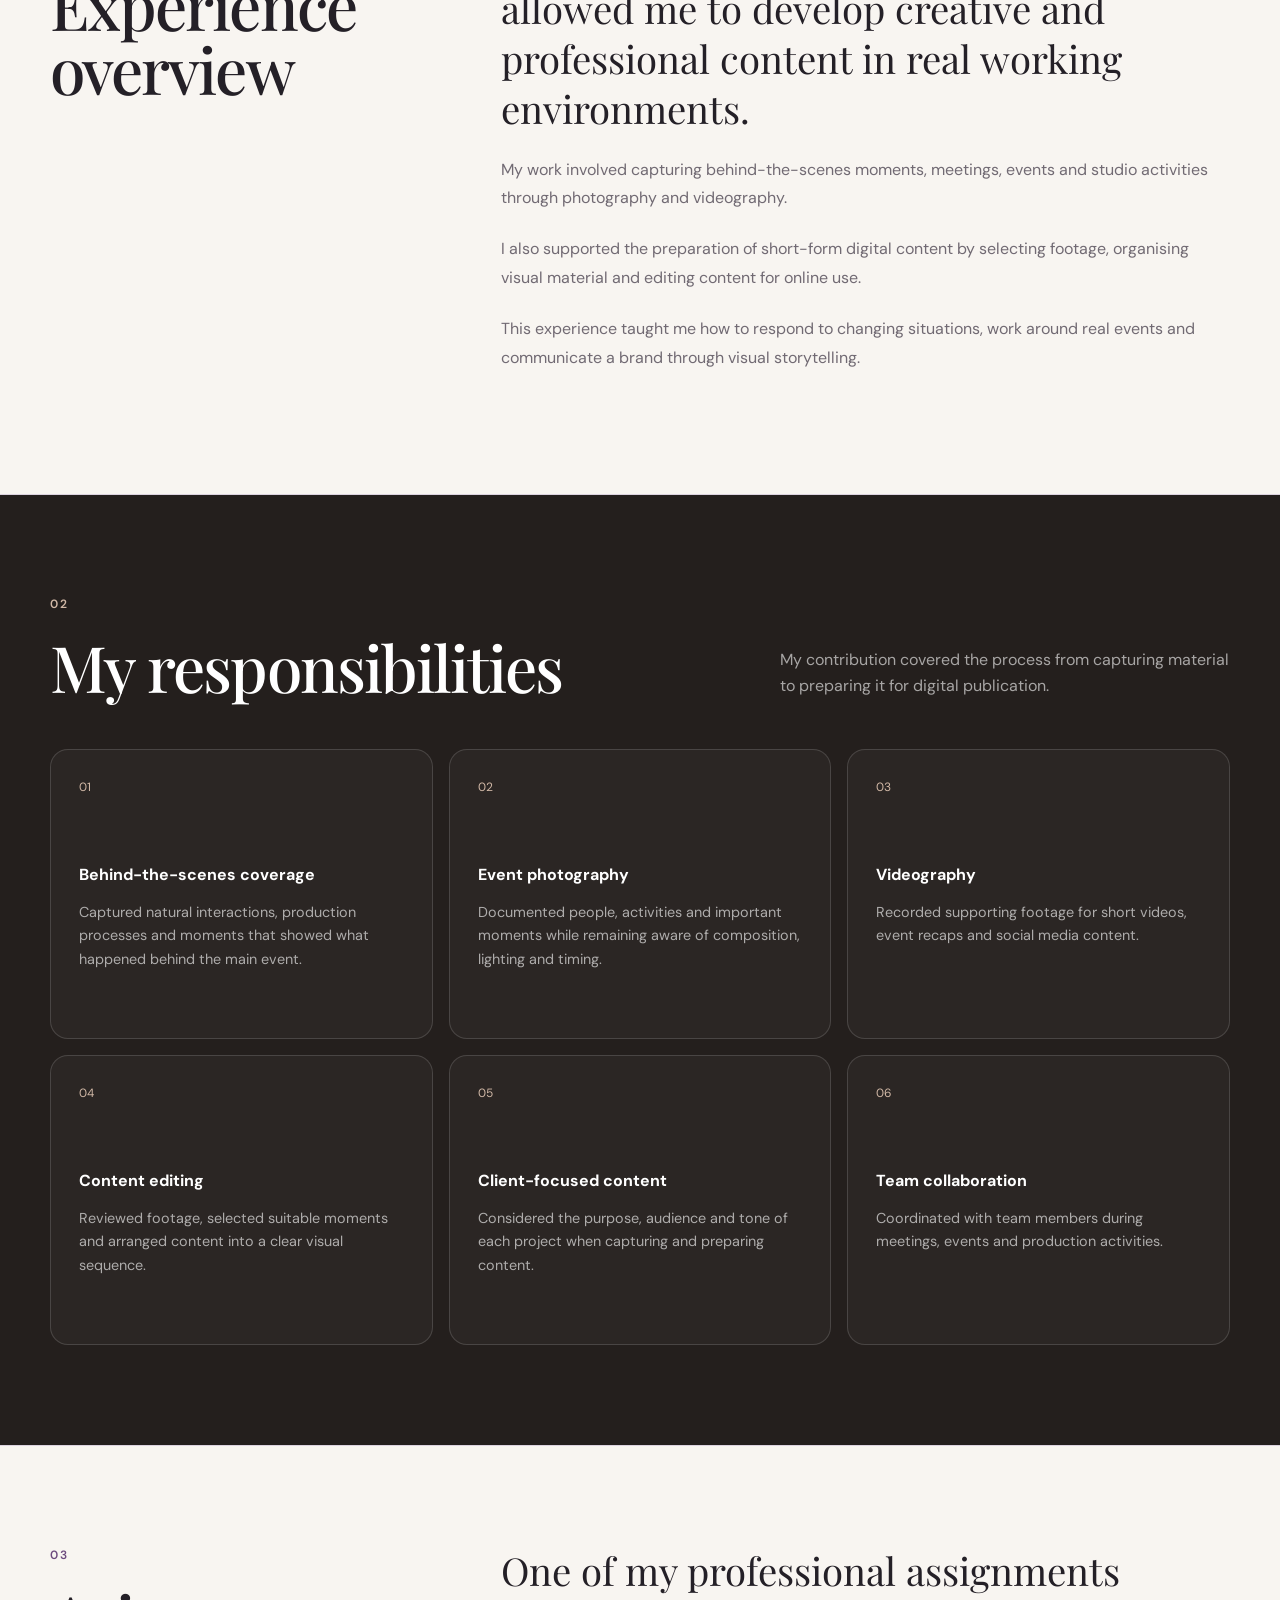
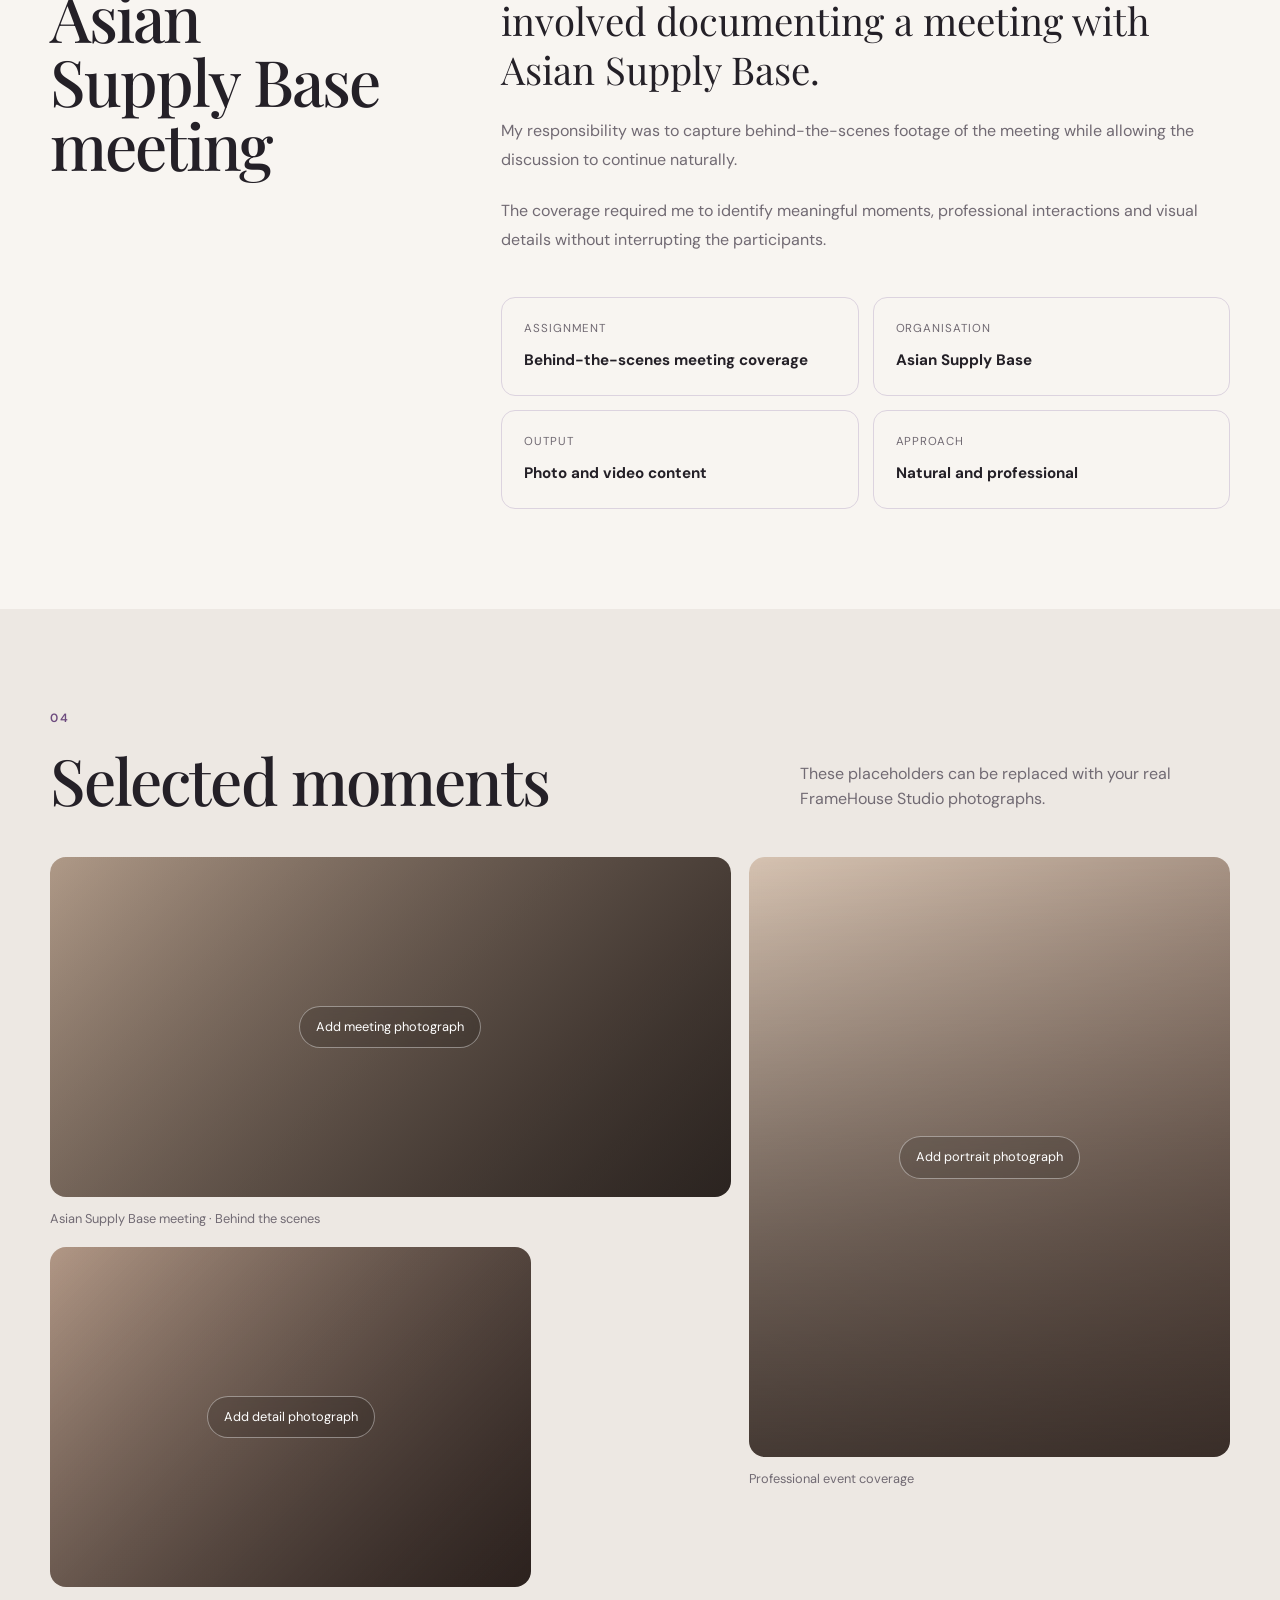
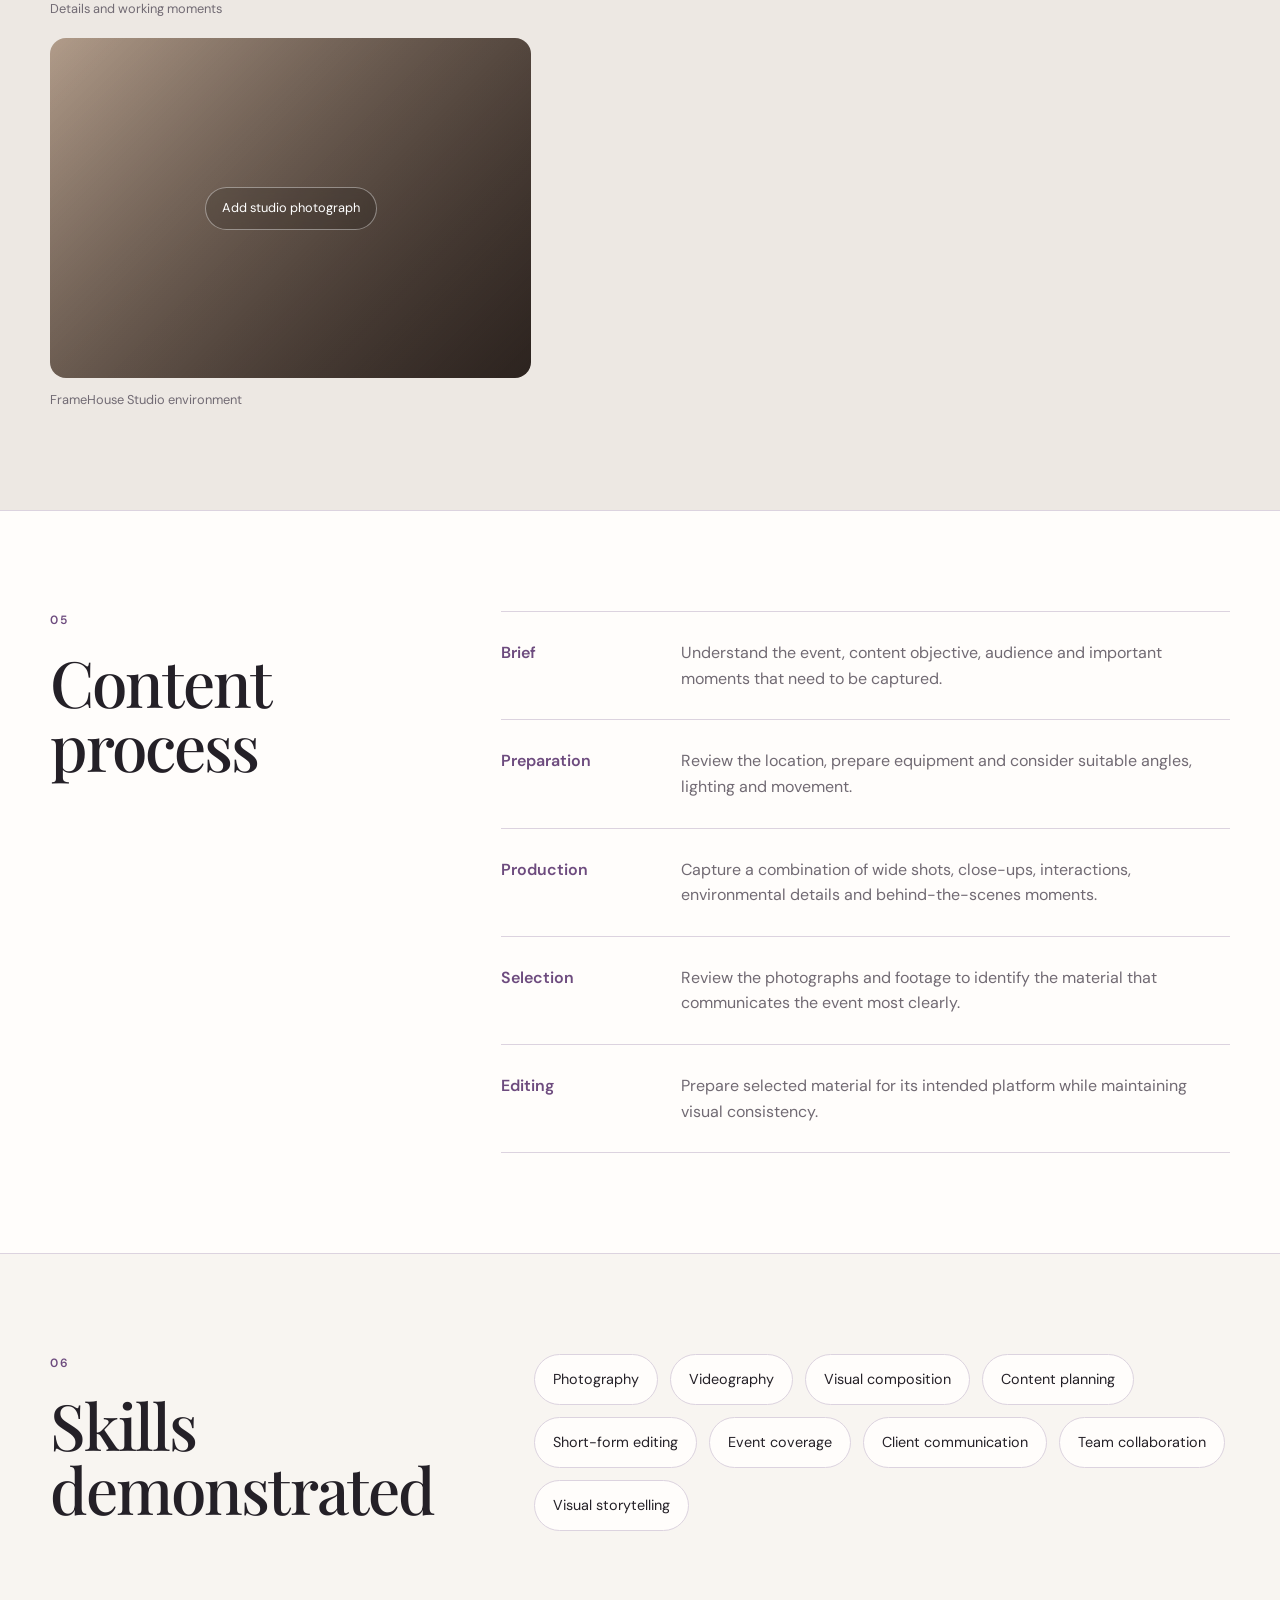
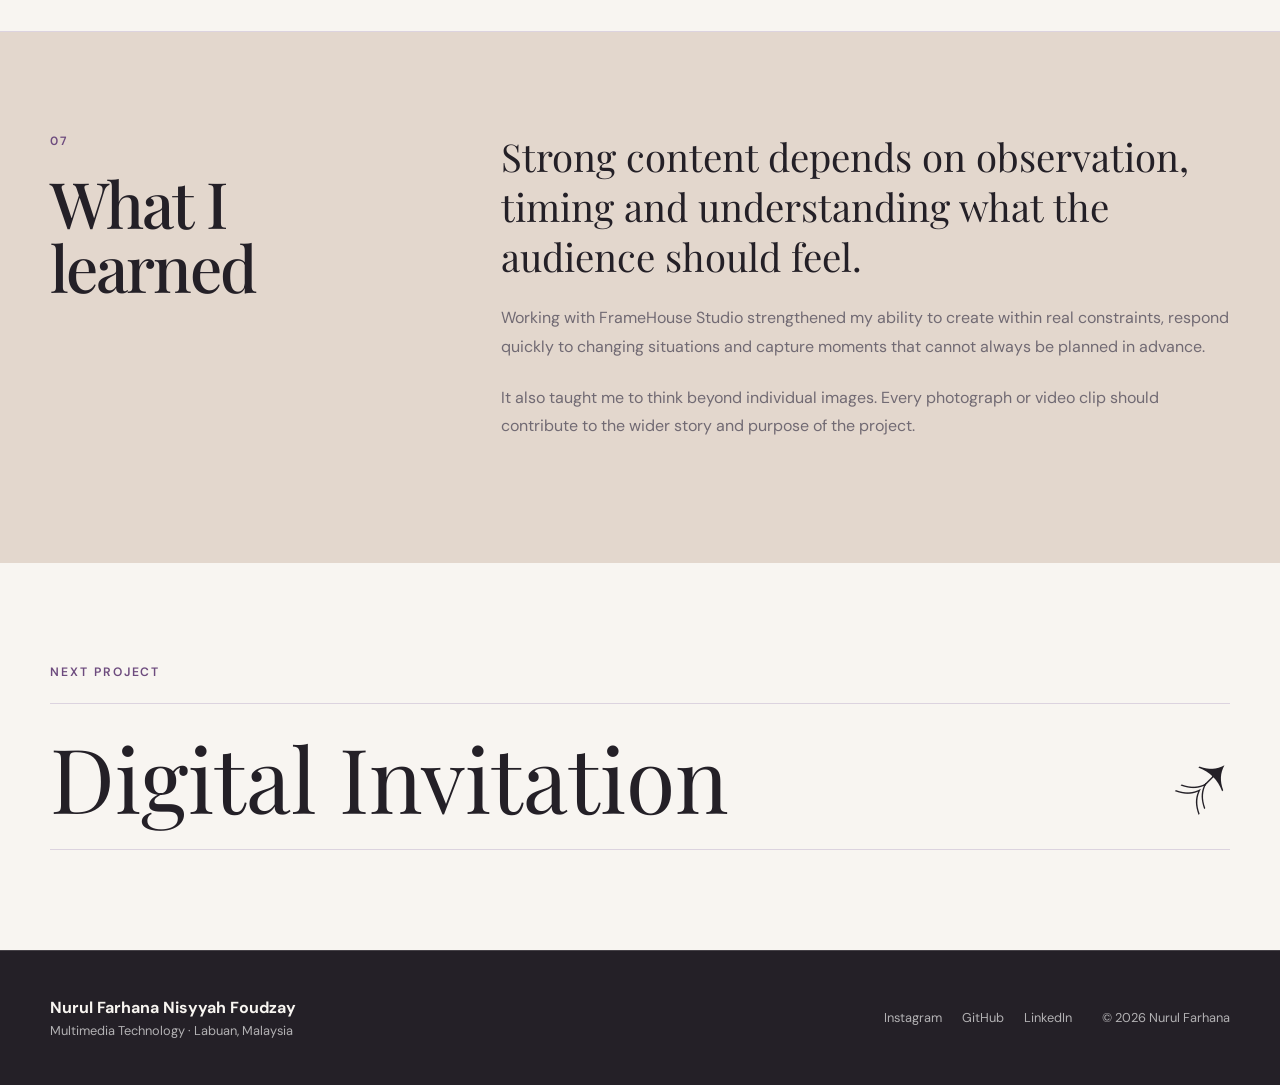
<file: projects/framehouse.html>
<!DOCTYPE html>
<html lang="en">
<head>
    <meta charset="UTF-8">
    <meta name="viewport" content="width=device-width, initial-scale=1.0">

    <meta
        name="description"
        content="FrameHouse Studio content production case study by Nurul Farhana."
    >

    <title>FrameHouse Studio | Nurul Farhana</title>

    <link rel="preconnect" href="https://fonts.googleapis.com">
    <link rel="preconnect" href="https://fonts.gstatic.com" crossorigin>

    <link
        href="https://fonts.googleapis.com/css2?family=DM+Sans:wght@400;500;600&family=Playfair+Display:ital,wght@0,500;1,500&display=swap"
        rel="stylesheet"
    >

    <link rel="stylesheet" href="../css/style.css">
</head>

<body>

    <!-- NAVIGATION -->

    <header class="site-header">
        <div class="container navigation">

            <a href="../index.html" class="logo" aria-label="Homepage">
                <span>NF</span>
                Nurul Farhana
            </a>

            <button
                class="menu-button"
                type="button"
                aria-label="Open navigation"
                aria-expanded="false"
            >
                <span></span>
                <span></span>
            </button>

            <nav class="nav-links" aria-label="Main navigation">
                <a href="../index.html">Home</a>
                <a href="../work.html" class="active">Work</a>
                <a href="../about.html">About</a>

                <a href="../contact.html" class="contact-link">
                    Let's connect
                </a>
            </nav>

        </div>
    </header>

    <main>

        <!-- PROJECT HERO -->

        <section class="case-study-hero framehouse-hero">
            <div class="container">

                <a href="../work.html" class="back-link reveal">
                    ← Back to all work
                </a>

                <div class="case-study-heading">

                    <div class="reveal">
                        <p class="eyebrow">
                            Content creation · Photography · Videography
                        </p>

                        <h1 class="framehouse-title">
                            FrameHouse
                        </h1>

                        <p class="case-study-subtitle">
                            Stories behind the frame
                        </p>
                    </div>

                    <div class="case-study-introduction reveal">
                        <p>
                            Creating behind-the-scenes, event and short-form
                            content within a professional studio environment.
                        </p>
                    </div>

                </div>

                <div class="project-information reveal">

                    <div>
                        <span>My role</span>
                        <p>Content creator</p>
                    </div>

                    <div>
                        <span>Content</span>
                        <p>Photography and videography</p>
                    </div>

                    <div>
                        <span>Environment</span>
                        <p>Studio and client projects</p>
                    </div>

                    <div>
                        <span>Location</span>
                        <p>Labuan, Malaysia</p>
                    </div>

                </div>

            </div>
        </section>

        <!-- FEATURED VISUAL -->

        <section class="framehouse-featured">
            <div class="container">

                <div class="framehouse-cover reveal">

                    <div class="cover-content">
                        <p>Professional content production</p>

                        <h2>
                            Capturing the moments that happen
                            <em>behind the final result.</em>
                        </h2>
                    </div>

                    <div class="camera-frame" aria-hidden="true">
                        <span class="recording-light"></span>
                        <span>REC</span>

                        <div class="camera-focus">
                            <span></span>
                            <span></span>
                            <span></span>
                            <span></span>
                        </div>

                        <small>FrameHouse Studio</small>
                    </div>

                </div>

            </div>
        </section>

        <!-- OVERVIEW -->

        <section class="case-study-section">
            <div class="container case-study-columns">

                <div>
                    <p class="section-number">01</p>
                    <h2>Experience overview</h2>
                </div>

                <div class="case-study-content">
                    <p class="case-study-lead">
                        My experience with FrameHouse Studio allowed me to
                        develop creative and professional content in
                        real working environments.
                    </p>

                    <p>
                        My work involved capturing behind-the-scenes moments,
                        meetings, events and studio activities through
                        photography and videography.
                    </p>

                    <p>
                        I also supported the preparation of short-form digital
                        content by selecting footage, organising visual
                        material and editing content for online use.
                    </p>

                    <p>
                        This experience taught me how to respond to changing
                        situations, work around real events and communicate a
                        brand through visual storytelling.
                    </p>
                </div>

            </div>
        </section>

        <!-- RESPONSIBILITIES -->

        <section class="case-study-section framehouse-dark">
            <div class="container">

                <div class="features-heading reveal">

                    <div>
                        <p class="section-number">02</p>
                        <h2>My responsibilities</h2>
                    </div>

                    <p>
                        My contribution covered the process from capturing
                        material to preparing it for digital publication.
                    </p>

                </div>

                <div class="framehouse-responsibility-grid">

                    <article class="framehouse-responsibility reveal">
                        <span>01</span>

                        <h3>Behind-the-scenes coverage</h3>

                        <p>
                            Captured natural interactions, production
                            processes and moments that showed what happened
                            behind the main event.
                        </p>
                    </article>

                    <article class="framehouse-responsibility reveal">
                        <span>02</span>

                        <h3>Event photography</h3>

                        <p>
                            Documented people, activities and important
                            moments while remaining aware of composition,
                            lighting and timing.
                        </p>
                    </article>

                    <article class="framehouse-responsibility reveal">
                        <span>03</span>

                        <h3>Videography</h3>

                        <p>
                            Recorded supporting footage for short videos,
                            event recaps and social media content.
                        </p>
                    </article>

                    <article class="framehouse-responsibility reveal">
                        <span>04</span>

                        <h3>Content editing</h3>

                        <p>
                            Reviewed footage, selected suitable moments and
                            arranged content into a clear visual sequence.
                        </p>
                    </article>

                    <article class="framehouse-responsibility reveal">
                        <span>05</span>

                        <h3>Client-focused content</h3>

                        <p>
                            Considered the purpose, audience and tone of each
                            project when capturing and preparing content.
                        </p>
                    </article>

                    <article class="framehouse-responsibility reveal">
                        <span>06</span>

                        <h3>Team collaboration</h3>

                        <p>
                            Coordinated with team members during meetings,
                            events and production activities.
                        </p>
                    </article>

                </div>

            </div>
        </section>

        <!-- ASIAN SUPPLY BASE PROJECT -->

        <section class="case-study-section">
            <div class="container case-study-columns">

                <div>
                    <p class="section-number">03</p>
                    <h2>Asian Supply Base meeting</h2>
                </div>

                <div class="case-study-content">
                    <p class="case-study-lead">
                        One of my professional assignments involved
                        documenting a meeting with Asian Supply Base.
                    </p>

                    <p>
                        My responsibility was to capture behind-the-scenes
                        footage of the meeting while allowing the discussion
                        to continue naturally.
                    </p>

                    <p>
                        The coverage required me to identify meaningful
                        moments, professional interactions and visual details
                        without interrupting the participants.
                    </p>

                    <div class="assignment-details">

                        <div>
                            <span>Assignment</span>
                            <strong>Behind-the-scenes meeting coverage</strong>
                        </div>

                        <div>
                            <span>Organisation</span>
                            <strong>Asian Supply Base</strong>
                        </div>

                        <div>
                            <span>Output</span>
                            <strong>Photo and video content</strong>
                        </div>

                        <div>
                            <span>Approach</span>
                            <strong>Natural and professional</strong>
                        </div>

                    </div>
                </div>

            </div>
        </section>

        <!-- PHOTO GALLERY -->

        <section class="portfolio-gallery-section">
            <div class="container">

                <div class="gallery-heading reveal">
                    <div>
                        <p class="section-number">04</p>
                        <h2>Selected moments</h2>
                    </div>

                    <p>
                        These placeholders can be replaced with your real
                        FrameHouse Studio photographs.
                    </p>
                </div>

                <div class="editorial-gallery">

                    <figure class="gallery-item gallery-wide reveal">
                        <div class="gallery-placeholder gallery-one">
                            <span>Add meeting photograph</span>
                        </div>

                        <figcaption>
                            Asian Supply Base meeting · Behind the scenes
                        </figcaption>
                    </figure>

                    <figure class="gallery-item gallery-tall reveal">
                        <div class="gallery-placeholder gallery-two">
                            <span>Add portrait photograph</span>
                        </div>

                        <figcaption>
                            Professional event coverage
                        </figcaption>
                    </figure>

                    <figure class="gallery-item reveal">
                        <div class="gallery-placeholder gallery-three">
                            <span>Add detail photograph</span>
                        </div>

                        <figcaption>
                            Details and working moments
                        </figcaption>
                    </figure>

                    <figure class="gallery-item reveal">
                        <div class="gallery-placeholder gallery-four">
                            <span>Add studio photograph</span>
                        </div>

                        <figcaption>
                            FrameHouse Studio environment
                        </figcaption>
                    </figure>

                </div>

            </div>
        </section>

        <!-- CONTENT PROCESS -->

        <section class="case-study-section alternate-section">
            <div class="container case-study-columns">

                <div>
                    <p class="section-number">05</p>
                    <h2>Content process</h2>
                </div>

                <div class="case-study-content">

                    <div class="process-list">

                        <article>
                            <span>Brief</span>

                            <p>
                                Understand the event, content objective,
                                audience and important moments that need to
                                be captured.
                            </p>
                        </article>

                        <article>
                            <span>Preparation</span>

                            <p>
                                Review the location, prepare equipment and
                                consider suitable angles, lighting and
                                movement.
                            </p>
                        </article>

                        <article>
                            <span>Production</span>

                            <p>
                                Capture a combination of wide shots, close-ups,
                                interactions, environmental details and
                                behind-the-scenes moments.
                            </p>
                        </article>

                        <article>
                            <span>Selection</span>

                            <p>
                                Review the photographs and footage to identify
                                the material that communicates the event most
                                clearly.
                            </p>
                        </article>

                        <article>
                            <span>Editing</span>

                            <p>
                                Prepare selected material for its intended
                                platform while maintaining visual consistency.
                            </p>
                        </article>

                    </div>

                </div>

            </div>
        </section>

        <!-- SKILLS -->

        <section class="case-study-section">
            <div class="container case-study-columns">

                <div>
                    <p class="section-number">06</p>
                    <h2>Skills demonstrated</h2>
                </div>

                <div class="case-study-content">

                    <div class="skill-tag-grid">
                        <span>Photography</span>
                        <span>Videography</span>
                        <span>Visual composition</span>
                        <span>Content planning</span>
                        <span>Short-form editing</span>
                        <span>Event coverage</span>
                        <span>Client communication</span>
                        <span>Team collaboration</span>
                        <span>Visual storytelling</span>
                    </div>

                </div>

            </div>
        </section>

        <!-- REFLECTION -->

        <section class="case-study-section framehouse-reflection">
            <div class="container case-study-columns">

                <div>
                    <p class="section-number">07</p>
                    <h2>What I learned</h2>
                </div>

                <div class="case-study-content">
                    <p class="case-study-lead">
                        Strong content depends on observation, timing and
                        understanding what the audience should feel.
                    </p>

                    <p>
                        Working with FrameHouse Studio strengthened my ability
                        to create within real constraints, respond quickly to
                        changing situations and capture moments that cannot
                        always be planned in advance.
                    </p>

                    <p>
                        It also taught me to think beyond individual images.
                        Every photograph or video clip should contribute to
                        the wider story and purpose of the project.
                    </p>
                </div>

            </div>
        </section>

        <!-- NEXT PROJECT -->

        <section class="next-project">
            <div class="container">

                <p class="eyebrow">Next project</p>

                <a
                    href="digital-invitation.html"
                    class="next-project-link"
                >
                    <span>Digital Invitation</span>
                    <span aria-hidden="true">↗</span>
                </a>

            </div>
        </section>

    </main>

    <!-- FOOTER -->

    <footer class="site-footer">
        <div class="container footer-content">

            <div>
                <strong>
                    Nurul Farhana Nisyyah Foudzay
                </strong>

                <p>
                    Multimedia Technology · Labuan, Malaysia
                </p>
            </div>

            <div class="footer-links">
                <a href="#">Instagram</a>
                <a href="#">GitHub</a>
                <a href="#">LinkedIn</a>
            </div>

            <p class="copyright">
                © <span id="current-year"></span> Nurul Farhana
            </p>

        </div>
    </footer>

    <script src="../js/script.js"></script>
</body>
</html>
</file>
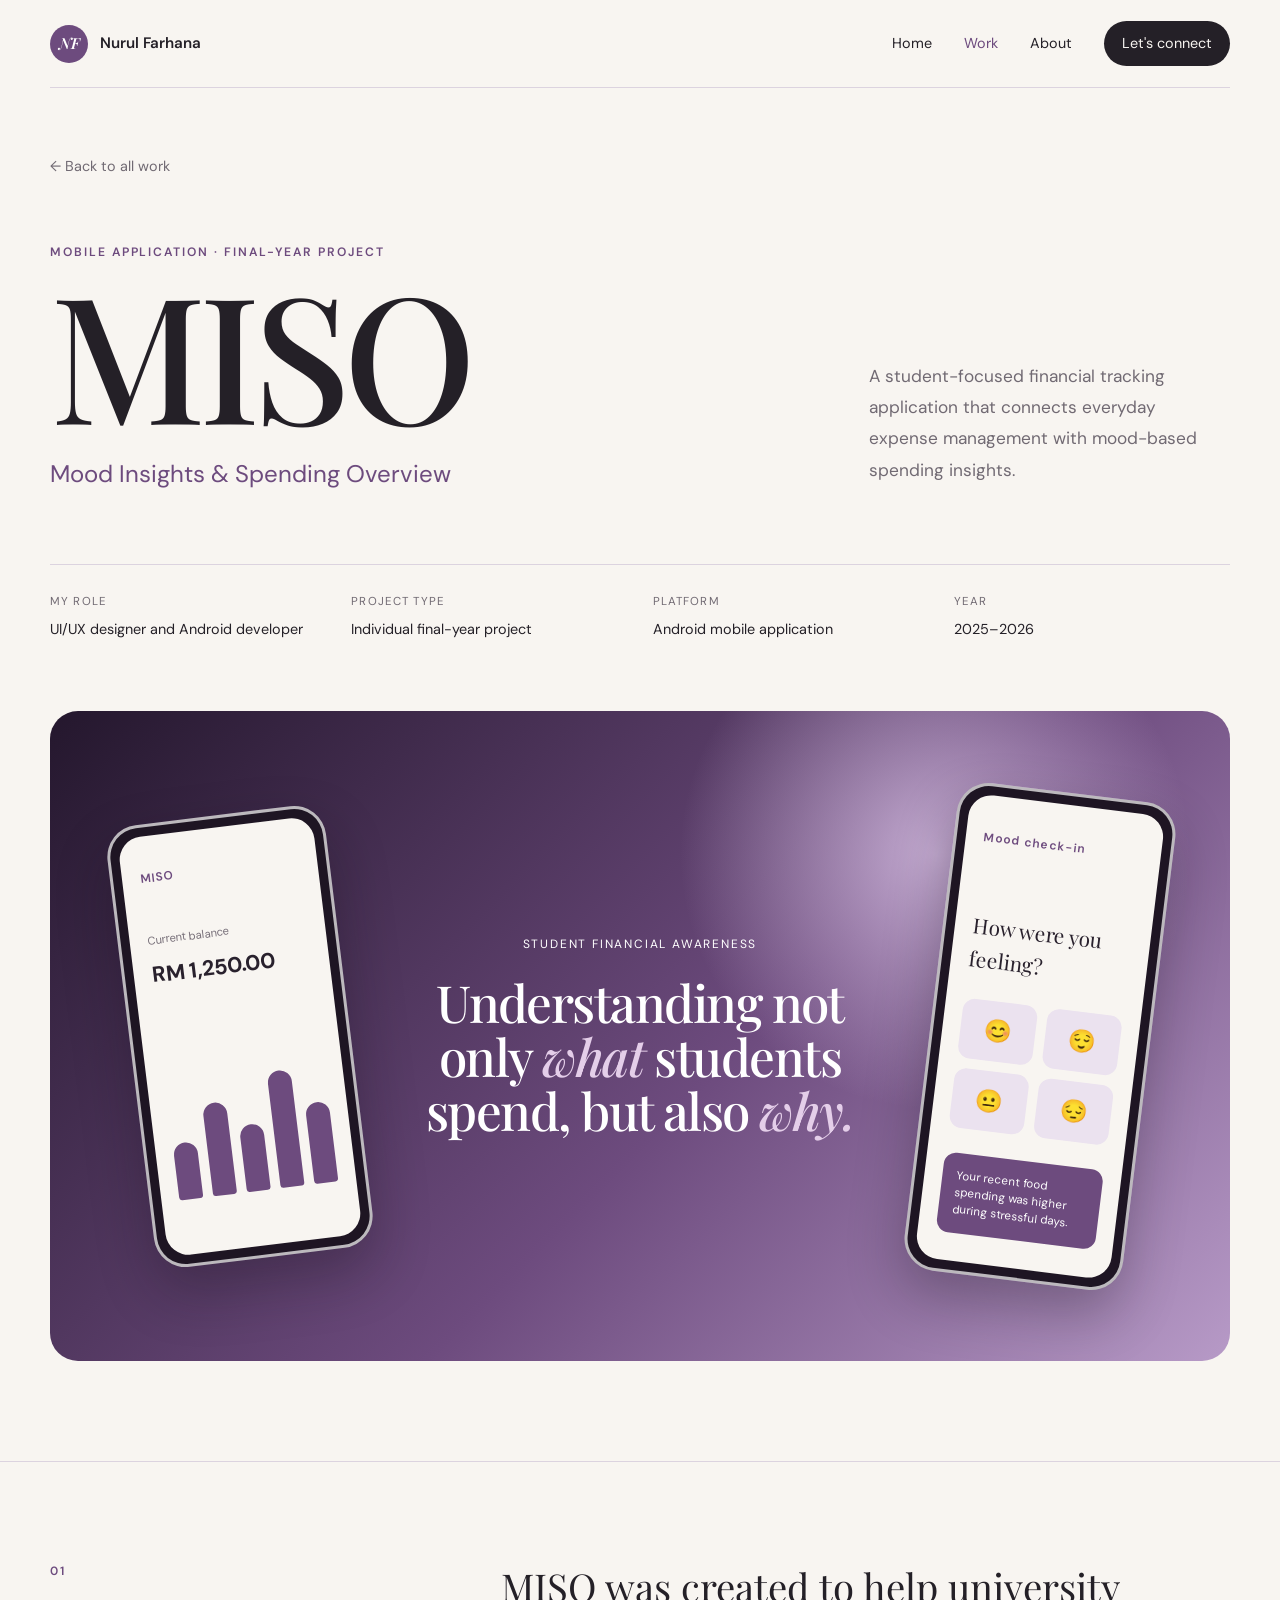
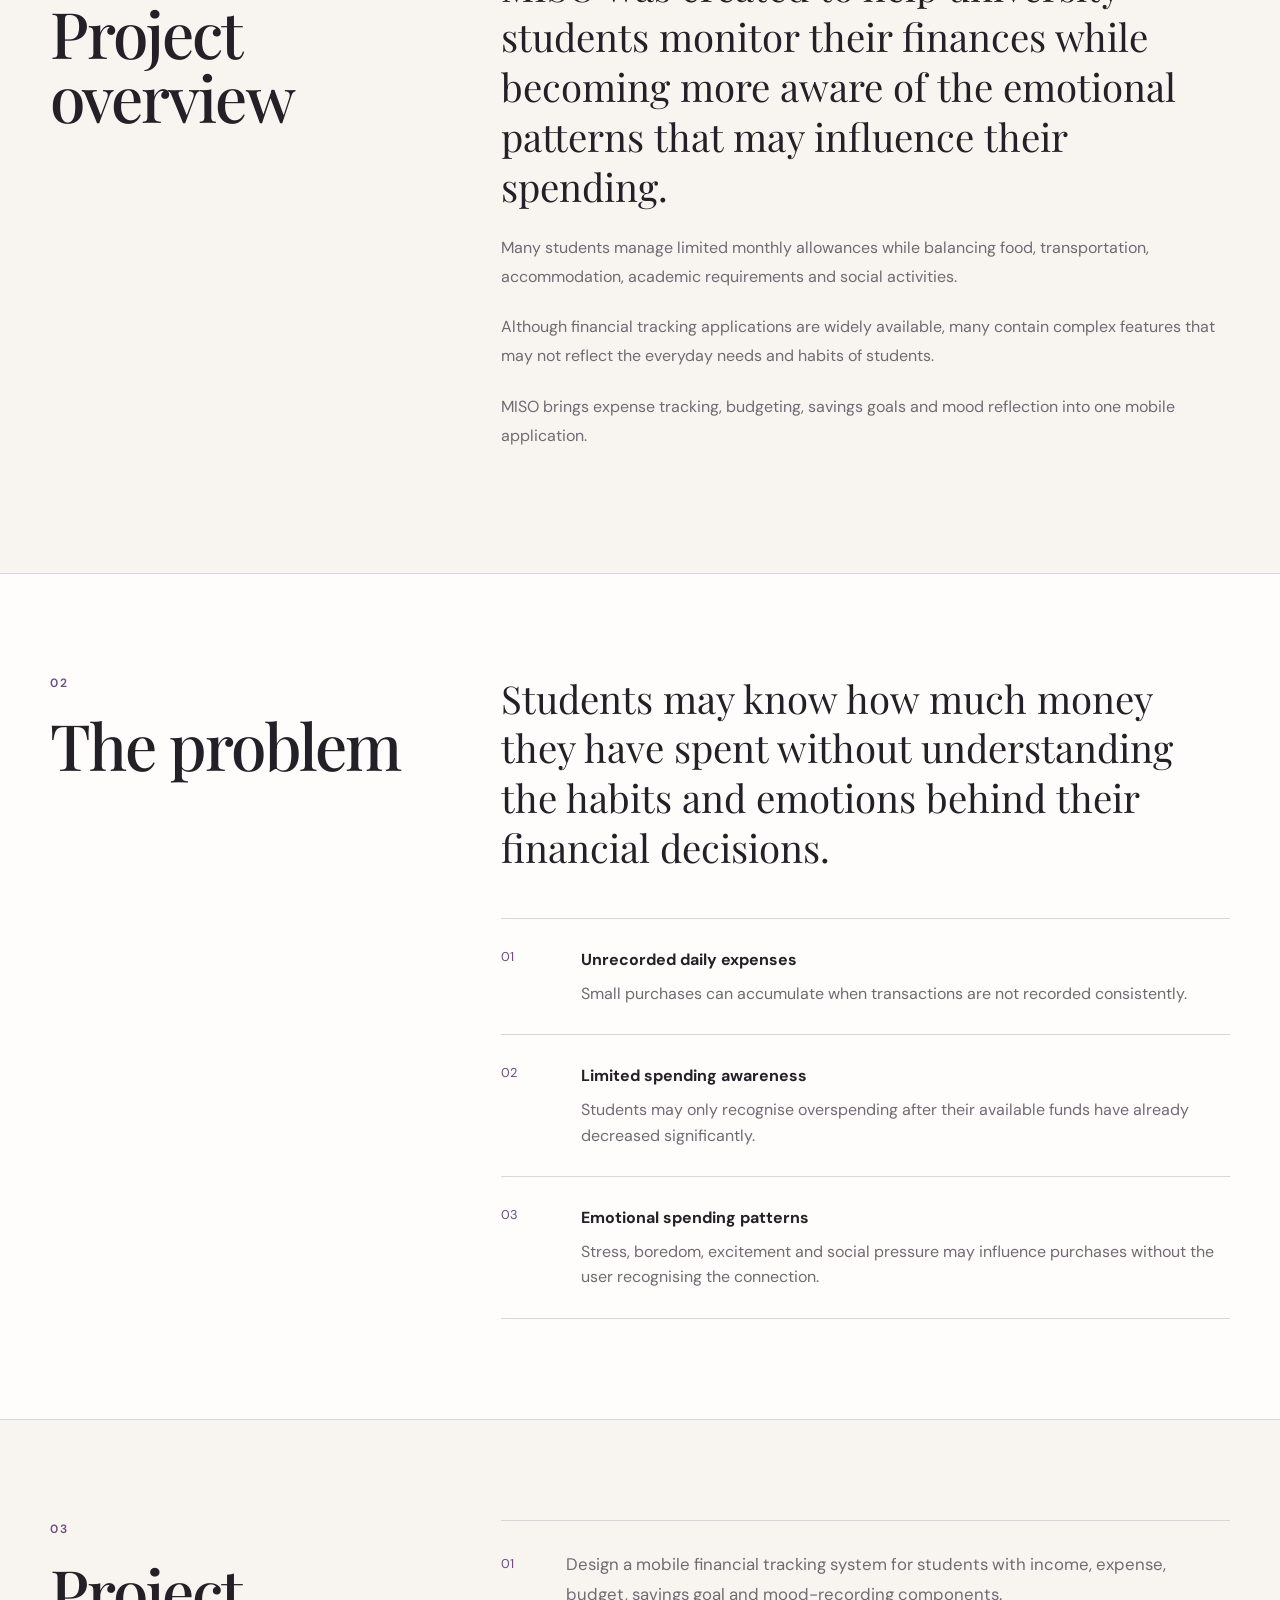
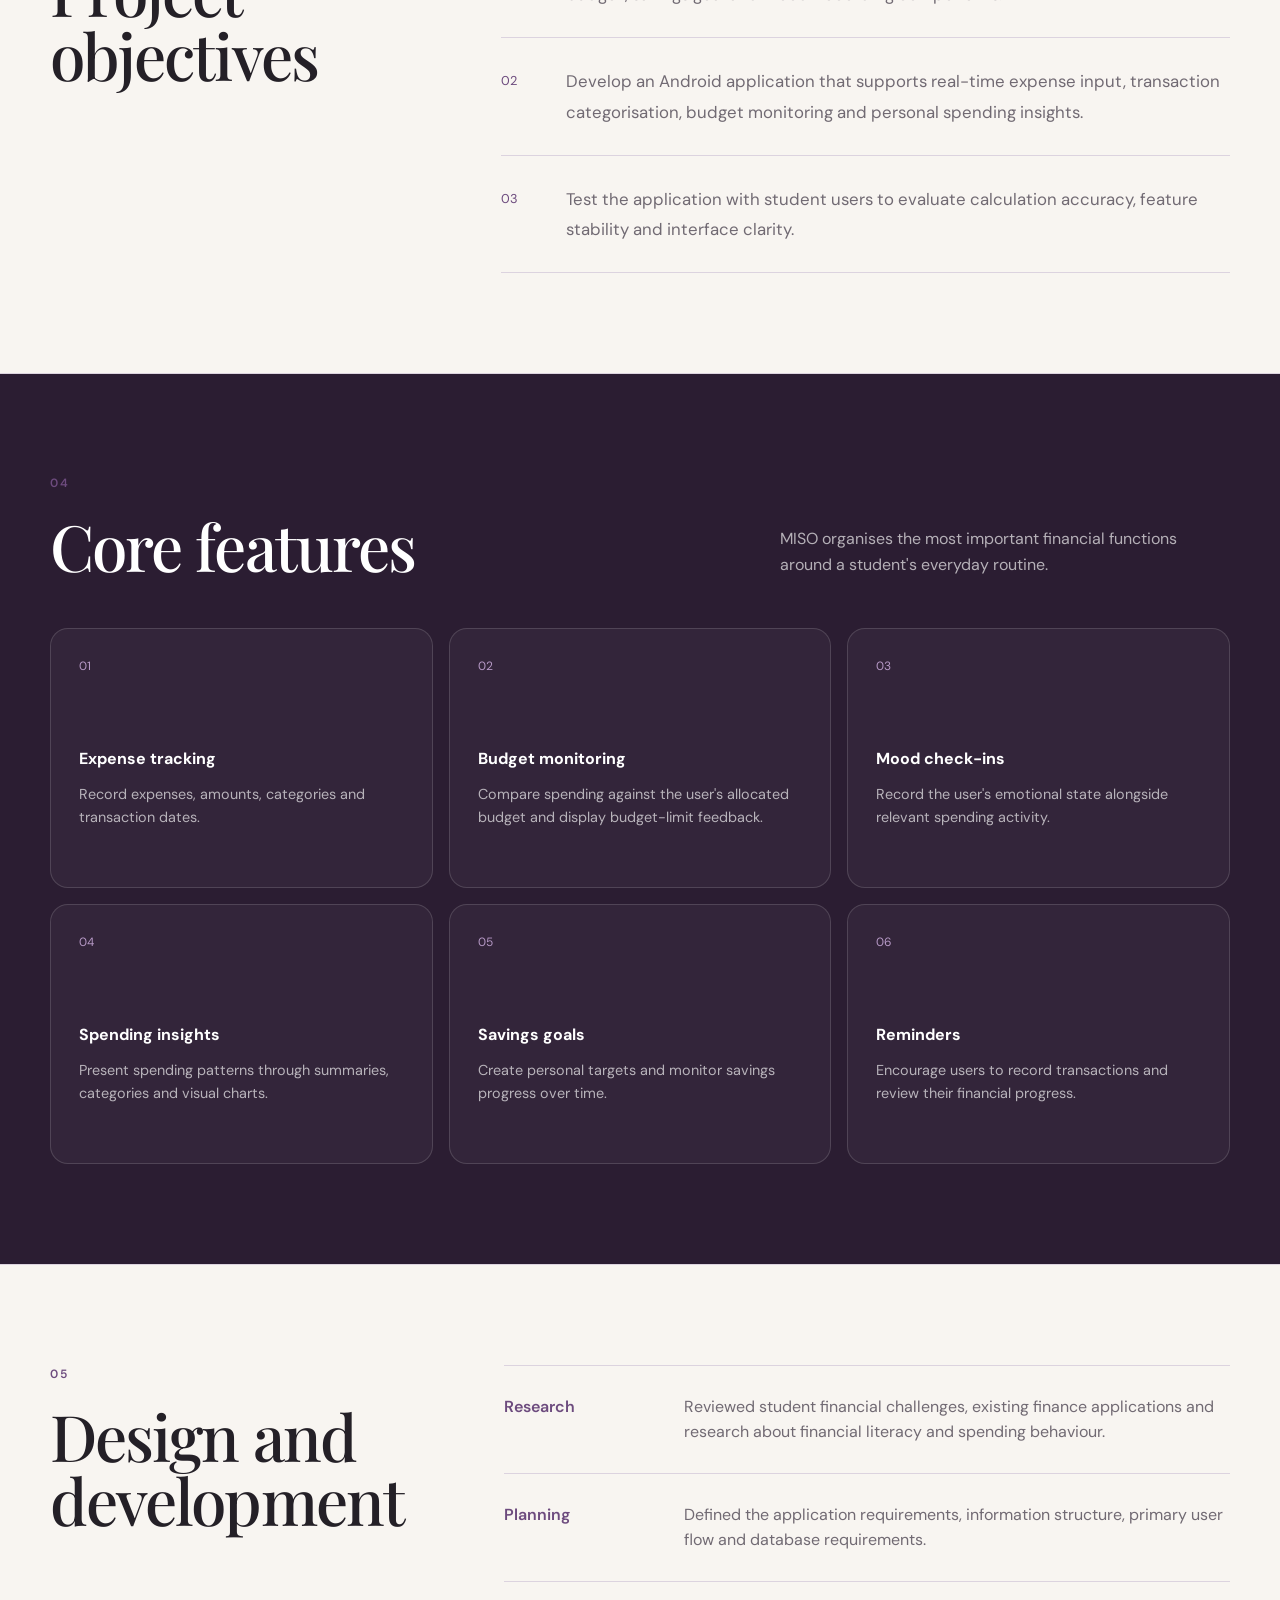
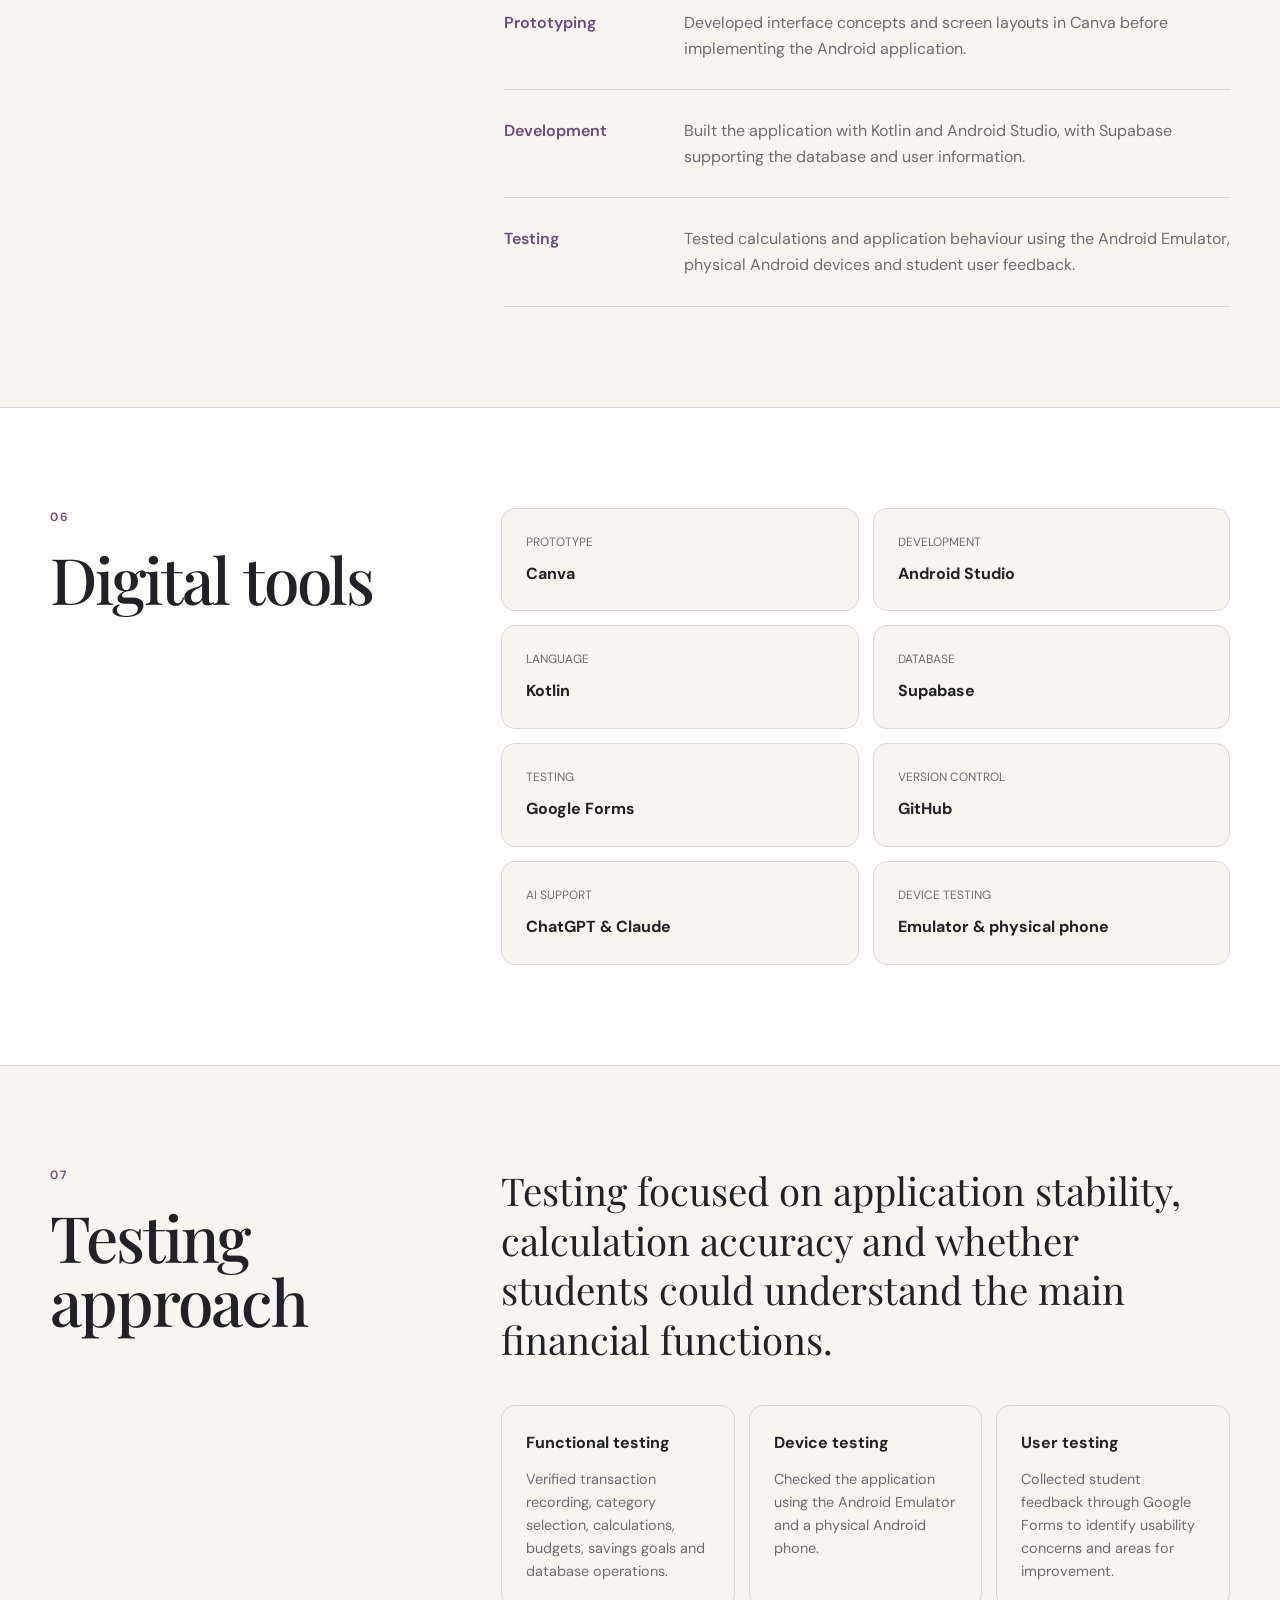
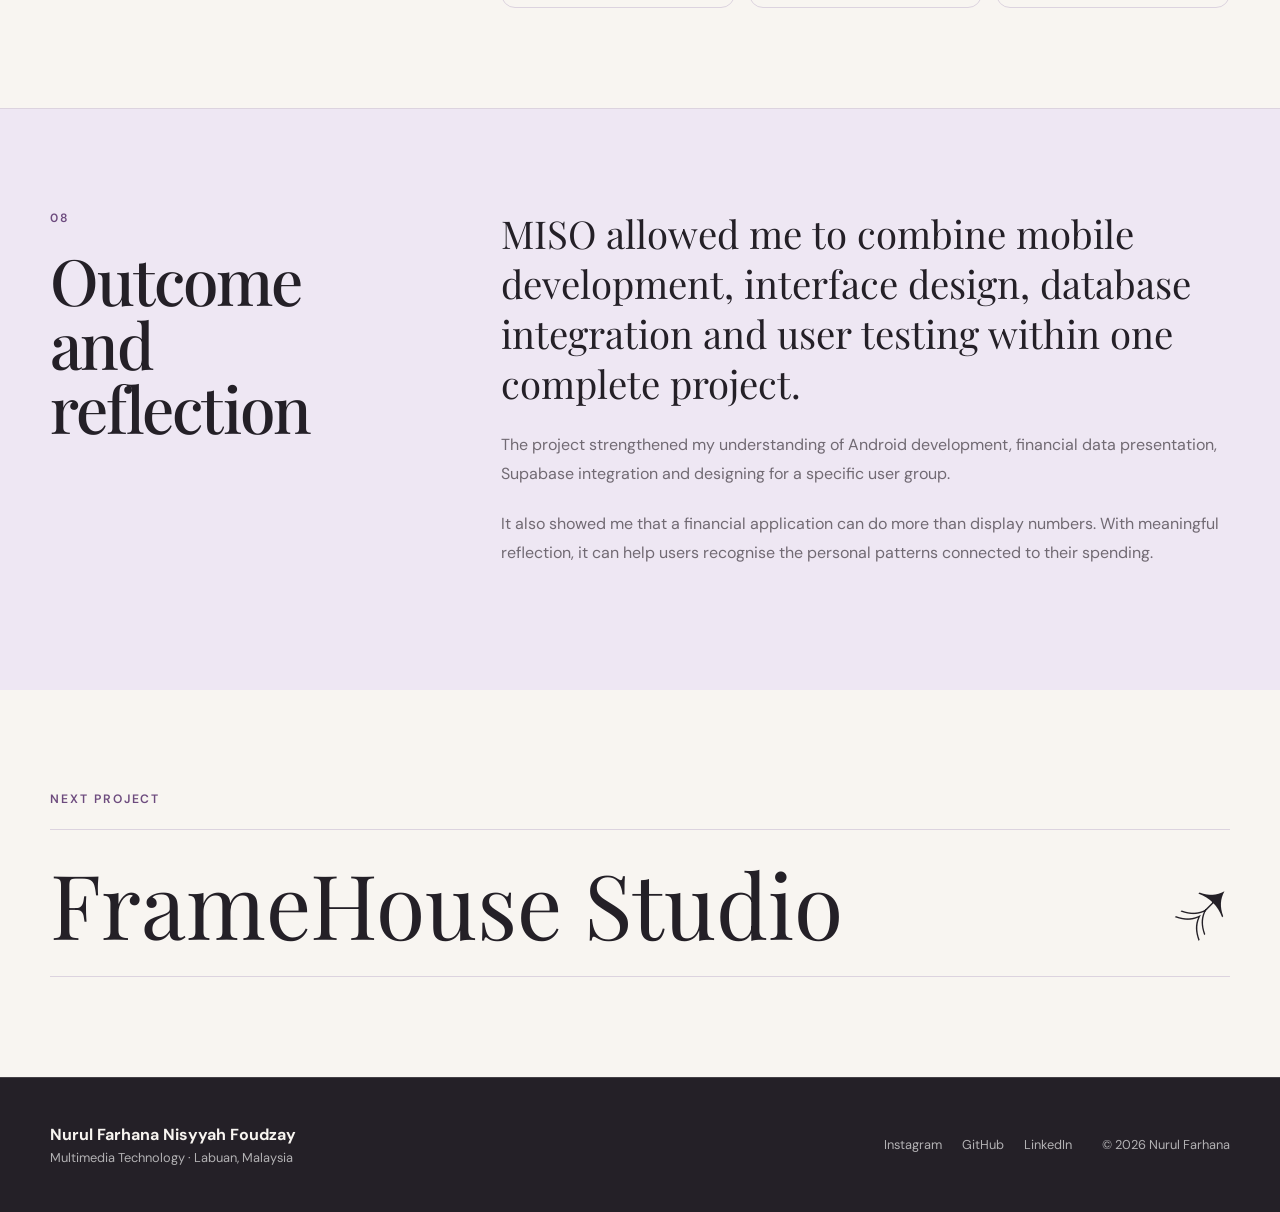
<file: projects/miso.html>
<!DOCTYPE html>
<html lang="en">
<head>
    <meta charset="UTF-8">
    <meta name="viewport" content="width=device-width, initial-scale=1.0">

    <meta
        name="description"
        content="MISO, a mood and spending insights application designed and developed by Nurul Farhana."
    >

    <title>MISO Case Study | Nurul Farhana</title>

    <link rel="preconnect" href="https://fonts.googleapis.com">
    <link rel="preconnect" href="https://fonts.gstatic.com" crossorigin>

    <link
        href="https://fonts.googleapis.com/css2?family=DM+Sans:wght@400;500;600&family=Playfair+Display:ital,wght@0,500;1,500&display=swap"
        rel="stylesheet"
    >

    <link rel="stylesheet" href="../css/style.css">
</head>

<body>

    <!-- NAVIGATION -->

    <header class="site-header">
        <div class="container navigation">

            <a href="../index.html" class="logo" aria-label="Homepage">
                <span>NF</span>
                Nurul Farhana
            </a>

            <button
                class="menu-button"
                type="button"
                aria-label="Open navigation"
                aria-expanded="false"
            >
                <span></span>
                <span></span>
            </button>

            <nav class="nav-links" aria-label="Main navigation">
                <a href="../index.html">Home</a>
                <a href="../work.html" class="active">Work</a>
                <a href="../about.html">About</a>

                <a href="../contact.html" class="contact-link">
                    Let's connect
                </a>
            </nav>

        </div>
    </header>

    <main>

        <!-- PROJECT HERO -->

        <section class="case-study-hero">
            <div class="container">

                <a href="../work.html" class="back-link reveal">
                    ← Back to all work
                </a>

                <div class="case-study-heading">

                    <div class="reveal">
                        <p class="eyebrow">
                            Mobile application · Final-year project
                        </p>

                        <h1>MISO</h1>

                        <p class="case-study-subtitle">
                            Mood Insights & Spending Overview
                        </p>
                    </div>

                    <div class="case-study-introduction reveal">
                        <p>
                            A student-focused financial tracking application
                            that connects everyday expense management with
                            mood-based spending insights.
                        </p>
                    </div>

                </div>

                <div class="project-information reveal">

                    <div>
                        <span>My role</span>
                        <p>UI/UX designer and Android developer</p>
                    </div>

                    <div>
                        <span>Project type</span>
                        <p>Individual final-year project</p>
                    </div>

                    <div>
                        <span>Platform</span>
                        <p>Android mobile application</p>
                    </div>

                    <div>
                        <span>Year</span>
                        <p>2025–2026</p>
                    </div>

                </div>

            </div>
        </section>

        <!-- FEATURED VISUAL -->

        <section class="case-study-visual">
            <div class="container">

                <div class="miso-showcase reveal">

                    <div class="phone-mockup phone-left">
                        <div class="phone-screen">
                            <span class="mockup-label">MISO</span>

                            <div class="mockup-balance">
                                <small>Current balance</small>
                                <strong>RM 1,250.00</strong>
                            </div>

                            <div class="mockup-chart">
                                <span style="height: 38%"></span>
                                <span style="height: 62%"></span>
                                <span style="height: 45%"></span>
                                <span style="height: 78%"></span>
                                <span style="height: 54%"></span>
                            </div>
                        </div>
                    </div>

                    <div class="showcase-copy">
                        <span>Student financial awareness</span>

                        <h2>
                            Understanding not only
                            <em>what</em> students spend,
                            but also <em>why.</em>
                        </h2>
                    </div>

                    <div class="phone-mockup phone-right">
                        <div class="phone-screen mood-screen">
                            <span class="mockup-label">Mood check-in</span>

                            <p>How were you feeling?</p>

                            <div class="mood-options">
                                <span>😊</span>
                                <span>😌</span>
                                <span>😐</span>
                                <span>😔</span>
                            </div>

                            <div class="mood-insight">
                                Your recent food spending was higher during
                                stressful days.
                            </div>
                        </div>
                    </div>

                </div>

            </div>
        </section>

        <!-- OVERVIEW -->

        <section class="case-study-section">
            <div class="container case-study-columns">

                <div>
                    <p class="section-number">01</p>
                    <h2>Project overview</h2>
                </div>

                <div class="case-study-content">
                    <p class="case-study-lead">
                        MISO was created to help university students monitor
                        their finances while becoming more aware of the
                        emotional patterns that may influence their spending.
                    </p>

                    <p>
                        Many students manage limited monthly allowances while
                        balancing food, transportation, accommodation,
                        academic requirements and social activities.
                    </p>

                    <p>
                        Although financial tracking applications are widely
                        available, many contain complex features that may not
                        reflect the everyday needs and habits of students.
                    </p>

                    <p>
                        MISO brings expense tracking, budgeting, savings goals
                        and mood reflection into one mobile application.
                    </p>
                </div>

            </div>
        </section>

        <!-- PROBLEM -->

        <section class="case-study-section alternate-section">
            <div class="container case-study-columns">

                <div>
                    <p class="section-number">02</p>
                    <h2>The problem</h2>
                </div>

                <div class="case-study-content">
                    <p class="case-study-lead">
                        Students may know how much money they have spent
                        without understanding the habits and emotions behind
                        their financial decisions.
                    </p>

                    <div class="problem-list">

                        <article>
                            <span>01</span>

                            <div>
                                <h3>Unrecorded daily expenses</h3>

                                <p>
                                    Small purchases can accumulate when
                                    transactions are not recorded consistently.
                                </p>
                            </div>
                        </article>

                        <article>
                            <span>02</span>

                            <div>
                                <h3>Limited spending awareness</h3>

                                <p>
                                    Students may only recognise overspending
                                    after their available funds have already
                                    decreased significantly.
                                </p>
                            </div>
                        </article>

                        <article>
                            <span>03</span>

                            <div>
                                <h3>Emotional spending patterns</h3>

                                <p>
                                    Stress, boredom, excitement and social
                                    pressure may influence purchases without
                                    the user recognising the connection.
                                </p>
                            </div>
                        </article>

                    </div>
                </div>

            </div>
        </section>

        <!-- OBJECTIVES -->

        <section class="case-study-section">
            <div class="container case-study-columns">

                <div>
                    <p class="section-number">03</p>
                    <h2>Project objectives</h2>
                </div>

                <div class="case-study-content">

                    <ol class="objective-list">
                        <li>
                            Design a mobile financial tracking system for
                            students with income, expense, budget, savings
                            goal and mood-recording components.
                        </li>

                        <li>
                            Develop an Android application that supports
                            real-time expense input, transaction
                            categorisation, budget monitoring and personal
                            spending insights.
                        </li>

                        <li>
                            Test the application with student users to
                            evaluate calculation accuracy, feature stability
                            and interface clarity.
                        </li>
                    </ol>

                </div>

            </div>
        </section>

        <!-- FEATURES -->

        <section class="case-study-section purple-section">
            <div class="container">

                <div class="features-heading reveal">
                    <div>
                        <p class="section-number">04</p>
                        <h2>Core features</h2>
                    </div>

                    <p>
                        MISO organises the most important financial functions
                        around a student's everyday routine.
                    </p>
                </div>

                <div class="feature-grid">

                    <article class="feature-card reveal">
                        <span>01</span>
                        <h3>Expense tracking</h3>

                        <p>
                            Record expenses, amounts, categories and
                            transaction dates.
                        </p>
                    </article>

                    <article class="feature-card reveal">
                        <span>02</span>
                        <h3>Budget monitoring</h3>

                        <p>
                            Compare spending against the user's allocated
                            budget and display budget-limit feedback.
                        </p>
                    </article>

                    <article class="feature-card reveal">
                        <span>03</span>
                        <h3>Mood check-ins</h3>

                        <p>
                            Record the user's emotional state alongside
                            relevant spending activity.
                        </p>
                    </article>

                    <article class="feature-card reveal">
                        <span>04</span>
                        <h3>Spending insights</h3>

                        <p>
                            Present spending patterns through summaries,
                            categories and visual charts.
                        </p>
                    </article>

                    <article class="feature-card reveal">
                        <span>05</span>
                        <h3>Savings goals</h3>

                        <p>
                            Create personal targets and monitor savings
                            progress over time.
                        </p>
                    </article>

                    <article class="feature-card reveal">
                        <span>06</span>
                        <h3>Reminders</h3>

                        <p>
                            Encourage users to record transactions and review
                            their financial progress.
                        </p>
                    </article>

                </div>

            </div>
        </section>

        <!-- DESIGN PROCESS -->

        <section class="case-study-section">
            <div class="container case-study-columns">

                <div>
                    <p class="section-number">05</p>
                    <h2>Design and development</h2>
                </div>

                <div class="case-study-content">

                    <div class="process-list">

                        <article>
                            <span>Research</span>

                            <p>
                                Reviewed student financial challenges,
                                existing finance applications and research
                                about financial literacy and spending
                                behaviour.
                            </p>
                        </article>

                        <article>
                            <span>Planning</span>

                            <p>
                                Defined the application requirements,
                                information structure, primary user flow and
                                database requirements.
                            </p>
                        </article>

                        <article>
                            <span>Prototyping</span>

                            <p>
                                Developed interface concepts and screen
                                layouts in Canva before implementing the
                                Android application.
                            </p>
                        </article>

                        <article>
                            <span>Development</span>

                            <p>
                                Built the application with Kotlin and Android
                                Studio, with Supabase supporting the database
                                and user information.
                            </p>
                        </article>

                        <article>
                            <span>Testing</span>

                            <p>
                                Tested calculations and application behaviour
                                using the Android Emulator, physical Android
                                devices and student user feedback.
                            </p>
                        </article>

                    </div>

                </div>

            </div>
        </section>

        <!-- TOOLS -->

        <section class="case-study-section alternate-section">
            <div class="container case-study-columns">

                <div>
                    <p class="section-number">06</p>
                    <h2>Digital tools</h2>
                </div>

                <div class="case-study-content">

                    <div class="tools-grid">

                        <div>
                            <span>Prototype</span>
                            <strong>Canva</strong>
                        </div>

                        <div>
                            <span>Development</span>
                            <strong>Android Studio</strong>
                        </div>

                        <div>
                            <span>Language</span>
                            <strong>Kotlin</strong>
                        </div>

                        <div>
                            <span>Database</span>
                            <strong>Supabase</strong>
                        </div>

                        <div>
                            <span>Testing</span>
                            <strong>Google Forms</strong>
                        </div>

                        <div>
                            <span>Version control</span>
                            <strong>GitHub</strong>
                        </div>

                        <div>
                            <span>AI support</span>
                            <strong>ChatGPT & Claude</strong>
                        </div>

                        <div>
                            <span>Device testing</span>
                            <strong>Emulator & physical phone</strong>
                        </div>

                    </div>

                </div>

            </div>
        </section>

        <!-- TESTING -->

        <section class="case-study-section">
            <div class="container case-study-columns">

                <div>
                    <p class="section-number">07</p>
                    <h2>Testing approach</h2>
                </div>

                <div class="case-study-content">
                    <p class="case-study-lead">
                        Testing focused on application stability,
                        calculation accuracy and whether students could
                        understand the main financial functions.
                    </p>

                    <div class="testing-grid">

                        <article>
                            <h3>Functional testing</h3>

                            <p>
                                Verified transaction recording, category
                                selection, calculations, budgets, savings
                                goals and database operations.
                            </p>
                        </article>

                        <article>
                            <h3>Device testing</h3>

                            <p>
                                Checked the application using the Android
                                Emulator and a physical Android phone.
                            </p>
                        </article>

                        <article>
                            <h3>User testing</h3>

                            <p>
                                Collected student feedback through Google
                                Forms to identify usability concerns and
                                areas for improvement.
                            </p>
                        </article>

                    </div>
                </div>

            </div>
        </section>

        <!-- OUTCOME -->

        <section class="case-study-section outcome-section">
            <div class="container case-study-columns">

                <div>
                    <p class="section-number">08</p>
                    <h2>Outcome and reflection</h2>
                </div>

                <div class="case-study-content">
                    <p class="case-study-lead">
                        MISO allowed me to combine mobile development,
                        interface design, database integration and user
                        testing within one complete project.
                    </p>

                    <p>
                        The project strengthened my understanding of Android
                        development, financial data presentation, Supabase
                        integration and designing for a specific user group.
                    </p>

                    <p>
                        It also showed me that a financial application can do
                        more than display numbers. With meaningful
                        reflection, it can help users recognise the personal
                        patterns connected to their spending.
                    </p>
                </div>

            </div>
        </section>

        <!-- NEXT PROJECT -->

        <section class="next-project">
            <div class="container">

                <p class="eyebrow">Next project</p>

                <a href="framehouse.html" class="next-project-link">
                    <span>FrameHouse Studio</span>
                    <span aria-hidden="true">↗</span>
                </a>

            </div>
        </section>

    </main>

    <!-- FOOTER -->

    <footer class="site-footer">
        <div class="container footer-content">

            <div>
                <strong>
                    Nurul Farhana Nisyyah Foudzay
                </strong>

                <p>
                    Multimedia Technology · Labuan, Malaysia
                </p>
            </div>

            <div class="footer-links">
                <a href="#">Instagram</a>
                <a href="#">GitHub</a>
                <a href="#">LinkedIn</a>
            </div>

            <p class="copyright">
                © <span id="current-year"></span> Nurul Farhana
            </p>

        </div>
    </footer>

    <script src="../js/script.js"></script>
</body>
</html>
</file>
<file: css/style.css>
:root {
    --background: #f8f5f1;
    --surface: #fffdfb;
    --soft-purple: #eee7f3;
    --purple: #6d4b7e;
    --light-purple: #b79ac7;
    --text: #242027;
    --muted-text: #716a73;
    --border: #dcd3df;

    --container: 1180px;
    --transition: 250ms ease;
}

* {
    box-sizing: border-box;
    margin: 0;
    padding: 0;
}

html {
    scroll-behavior: smooth;
}

body {
    background: var(--background);
    color: var(--text);
    font-family: "DM Sans", sans-serif;
    line-height: 1.6;
}

body.menu-open {
    overflow: hidden;
}

a {
    color: inherit;
    text-decoration: none;
}

button {
    color: inherit;
    font: inherit;
}

img {
    display: block;
    max-width: 100%;
}

.container {
    width: min(calc(100% - 48px), var(--container));
    margin-inline: auto;
}

/* NAVIGATION */

.site-header {
    position: relative;
    z-index: 100;
}

.navigation {
    min-height: 88px;
    display: flex;
    align-items: center;
    justify-content: space-between;
    border-bottom: 1px solid var(--border);
}

.logo {
    display: flex;
    align-items: center;
    gap: 12px;
    font-size: 0.95rem;
    font-weight: 600;
}

.logo span {
    width: 38px;
    height: 38px;
    display: grid;
    place-items: center;
    border-radius: 50%;
    background: var(--purple);
    color: white;
    font-family: "Playfair Display", serif;
    font-style: italic;
}

.nav-links {
    display: flex;
    align-items: center;
    gap: 32px;
    font-size: 0.9rem;
}

.nav-links a {
    transition: color var(--transition);
}

.nav-links a:hover,
.nav-links a.active {
    color: var(--purple);
}

.nav-links .contact-link {
    padding: 11px 18px;
    border-radius: 100px;
    background: var(--text);
    color: var(--background);
}

.nav-links .contact-link:hover {
    background: var(--purple);
    color: white;
}

.menu-button {
    display: none;
    width: 44px;
    height: 44px;
    border: 0;
    background: transparent;
}

.menu-button span {
    display: block;
    width: 24px;
    height: 1px;
    margin: 7px auto;
    background: var(--text);
    transition: transform var(--transition);
}

/* TYPOGRAPHY */

.eyebrow {
    margin-bottom: 20px;
    color: var(--purple);
    font-size: 0.76rem;
    font-weight: 600;
    letter-spacing: 0.16em;
    text-transform: uppercase;
}

h1,
h2 {
    font-family: "Playfair Display", serif;
    font-weight: 500;
}

h1 {
    max-width: 850px;
    font-size: clamp(3rem, 7vw, 5.8rem);
    line-height: 0.98;
    letter-spacing: -0.045em;
}

h1 em,
.contact-section h2 em {
    color: var(--purple);
    font-weight: 500;
}

h2 {
    font-size: clamp(2.5rem, 5vw, 4rem);
    line-height: 1;
    letter-spacing: -0.03em;
}

.text-link {
    display: inline-flex;
    gap: 10px;
    align-items: center;
    padding-bottom: 5px;
    border-bottom: 1px solid var(--text);
    font-size: 0.9rem;
    font-weight: 600;
}

/* HERO */

.hero {
    padding: 100px 0 76px;
}

.hero-grid {
    display: grid;
    grid-template-columns: minmax(0, 1.35fr) minmax(250px, 0.65fr);
    gap: 70px;
    align-items: end;
}

.hero-introduction {
    padding-bottom: 6px;
}

.hero-introduction p {
    margin-bottom: 28px;
    color: var(--muted-text);
    font-size: 1rem;
    line-height: 1.8;
}

/* DISCIPLINE STRIP */

.discipline-strip {
    overflow: hidden;
    border-top: 1px solid var(--border);
    border-bottom: 1px solid var(--border);
}

.discipline-track {
    display: flex;
    justify-content: center;
    gap: 36px;
    min-width: max-content;
    padding: 16px 24px;
    color: var(--muted-text);
    font-size: 0.75rem;
    letter-spacing: 0.12em;
    text-transform: uppercase;
}

.discipline-track span:not(:last-child)::after {
    content: "✦";
    margin-left: 36px;
    color: var(--light-purple);
}

/* WORK SECTION */

.work-section {
    padding: 100px 0;
}

.section-heading {
    display: flex;
    align-items: flex-end;
    justify-content: space-between;
    gap: 40px;
    margin-bottom: 40px;
}

.section-heading p:last-child {
    max-width: 470px;
    color: var(--muted-text);
}

.filter-buttons {
    display: flex;
    flex-wrap: wrap;
    gap: 10px;
    margin-bottom: 32px;
}

.filter-button {
    min-height: 40px;
    padding: 8px 16px;
    border: 1px solid var(--border);
    border-radius: 100px;
    background: transparent;
    cursor: pointer;
    transition:
        background var(--transition),
        color var(--transition),
        border-color var(--transition);
}

.filter-button:hover,
.filter-button.active {
    border-color: var(--text);
    background: var(--text);
    color: var(--background);
}

/* PROJECT CARDS */

.project-grid {
    display: grid;
    grid-template-columns: repeat(12, 1fr);
    gap: 20px;
}

.project-card {
    grid-column: span 4;
    overflow: hidden;
    border: 1px solid var(--border);
    border-radius: 20px;
    background: var(--surface);
    transition:
        transform var(--transition),
        opacity var(--transition);
}

.project-card.project-large {
    grid-column: span 8;
}

.project-card:hover {
    transform: translateY(-5px);
}

.project-card.is-hidden {
    display: none;
}

.project-image {
    position: relative;
    min-height: 310px;
    display: flex;
    align-items: flex-end;
    overflow: hidden;
    padding: 28px;
    color: white;
}

.project-number {
    position: absolute;
    top: 22px;
    left: 24px;
    font-size: 0.72rem;
    letter-spacing: 0.12em;
    text-transform: uppercase;
}

.project-image-title {
    position: relative;
    z-index: 2;
    font-family: "Playfair Display", serif;
    font-size: clamp(2rem, 4vw, 3.5rem);
    line-height: 1;
}

.project-image-title small {
    display: block;
    margin-top: 12px;
    font-family: "DM Sans", sans-serif;
    font-size: 0.78rem;
    font-weight: 400;
    letter-spacing: 0.08em;
    text-transform: uppercase;
}

.dark-text {
    color: #4e3b43;
}

/* TEMPORARY PROJECT ARTWORK */

.miso-image {
    background:
        radial-gradient(
            circle at 76% 28%,
            #dfcfea 0 10%,
            transparent 11%
        ),
        linear-gradient(
            135deg,
            #26182f,
            #725184 60%,
            #cbb4d7
        );
}

.framehouse-image {
    background:
        linear-gradient(
            135deg,
            rgba(32, 25, 22, 0.25),
            rgba(32, 25, 22, 0.7)
        ),
        linear-gradient(
            135deg,
            #c5ab91,
            #56483f
        );
}

.invitation-image {
    background:
        radial-gradient(
            circle at 70% 30%,
            #f9f0ea 0 12%,
            transparent 13%
        ),
        linear-gradient(
            135deg,
            #eadfd6,
            #c19fa9
        );
}

.gaming-image {
    background:
        radial-gradient(
            circle at 75% 28%,
            #d560bd 0 5%,
            transparent 6%
        ),
        linear-gradient(
            135deg,
            #111528,
            #34417e 55%,
            #a34e97
        );
}

.project-details {
    display: flex;
    justify-content: space-between;
    gap: 20px;
    padding: 22px 24px 24px;
}

.project-details h3 {
    margin-bottom: 4px;
    font-size: 1rem;
    font-weight: 600;
}

.project-details p,
.project-details span {
    color: var(--muted-text);
    font-size: 0.8rem;
}

.project-details span {
    max-width: 180px;
    text-align: right;
}

.view-all-wrapper {
    margin-top: 44px;
    text-align: center;
}

.primary-button {
    display: inline-flex;
    align-items: center;
    justify-content: center;
    min-height: 48px;
    padding: 12px 24px;
    border-radius: 100px;
    background: var(--text);
    color: var(--background);
    font-size: 0.9rem;
    font-weight: 600;
    transition: background var(--transition);
}

.primary-button:hover {
    background: var(--purple);
}

/* EXPERIENCE */

.experience-section {
    padding: 100px 0;
    background: var(--soft-purple);
}

.experience-grid {
    display: grid;
    grid-template-columns: 0.75fr 1.25fr;
    gap: 90px;
}

.experience-introduction > p:last-child {
    max-width: 400px;
    margin-top: 24px;
    color: var(--muted-text);
}

.experience-item {
    display: grid;
    grid-template-columns: 0.7fr 1.3fr;
    gap: 32px;
    padding: 28px 0;
    border-top: 1px solid var(--border);
}

.experience-item:last-child {
    border-bottom: 1px solid var(--border);
}

.experience-item h3 {
    font-size: 1rem;
}

.experience-item p {
    color: var(--muted-text);
}

/* ABOUT PREVIEW */

.about-preview {
    padding: 110px 0;
}

.about-preview-grid {
    display: grid;
    grid-template-columns: 0.6fr 1.4fr;
    gap: 80px;
}

.large-paragraph {
    max-width: 850px;
    margin-bottom: 32px;
    font-family: "Playfair Display", serif;
    font-size: clamp(2rem, 4vw, 3.6rem);
    line-height: 1.2;
}

/* CONTACT */

.contact-section {
    padding: 100px 0;
    background: var(--text);
    color: var(--background);
}

.contact-section .eyebrow {
    color: var(--light-purple);
}

.contact-grid {
    display: flex;
    align-items: flex-end;
    justify-content: space-between;
    gap: 40px;
}

.contact-section h2 {
    max-width: 800px;
    font-size: clamp(3rem, 7vw, 5.5rem);
}

.circle-button {
    flex-shrink: 0;
    width: 145px;
    height: 145px;
    display: flex;
    flex-direction: column;
    align-items: center;
    justify-content: center;
    border-radius: 50%;
    background: var(--purple);
    color: white;
    transition:
        transform var(--transition),
        background var(--transition);
}

.circle-button:hover {
    transform: rotate(5deg) scale(1.04);
    background: #805a92;
}

/* FOOTER */

.site-footer {
    padding: 44px 0;
    background: var(--text);
    color: var(--background);
    border-top: 1px solid rgba(255, 255, 255, 0.15);
}

.footer-content {
    display: grid;
    grid-template-columns: 1fr auto auto;
    gap: 30px;
    align-items: center;
}

.footer-content p,
.footer-links,
.copyright {
    color: rgba(255, 255, 255, 0.65);
    font-size: 0.8rem;
}

.footer-links {
    display: flex;
    gap: 20px;
}

.footer-links a:hover {
    color: white;
}

/* SCROLL ANIMATION */

.reveal {
    opacity: 0;
    transform: translateY(25px);
    transition:
        opacity 700ms ease,
        transform 700ms ease;
}

.reveal.visible {
    opacity: 1;
    transform: translateY(0);
}

/* TABLET */

@media (max-width: 900px) {
    .hero-grid,
    .experience-grid,
    .about-preview-grid {
        grid-template-columns: 1fr;
        gap: 40px;
    }

    .hero {
        padding-top: 70px;
    }

    .project-card,
    .project-card.project-large {
        grid-column: span 6;
    }

    .experience-item {
        grid-template-columns: 1fr;
        gap: 10px;
    }
}

/* MOBILE */

@media (max-width: 700px) {
    .container {
        width: min(calc(100% - 32px), var(--container));
    }

    .navigation {
        min-height: 74px;
    }

    .menu-button {
        display: block;
        cursor: pointer;
    }

    .nav-links {
        position: absolute;
        top: 74px;
        left: 16px;
        right: 16px;
        display: none;
        flex-direction: column;
        align-items: stretch;
        gap: 0;
        padding: 16px;
        border: 1px solid var(--border);
        border-radius: 16px;
        background: var(--surface);
        box-shadow: 0 15px 40px rgba(42, 30, 48, 0.12);
    }

    .nav-links.open {
        display: flex;
    }

    .nav-links a {
        padding: 14px;
    }

    .nav-links .contact-link {
        margin-top: 8px;
        text-align: center;
    }

    .menu-button.active span:first-child {
        transform: translateY(4px) rotate(45deg);
    }

    .menu-button.active span:last-child {
        transform: translateY(-4px) rotate(-45deg);
    }

    .hero {
        padding: 58px 0 50px;
    }

    .hero-grid {
        gap: 32px;
    }

    .discipline-track {
        justify-content: flex-start;
    }

    .work-section,
    .experience-section,
    .about-preview,
    .contact-section {
        padding: 74px 0;
    }

    .section-heading,
    .contact-grid {
        align-items: flex-start;
        flex-direction: column;
    }

    .project-card,
    .project-card.project-large {
        grid-column: span 12;
    }

    .project-image {
        min-height: 260px;
    }

    .project-details {
        flex-direction: column;
    }

    .project-details span {
        max-width: none;
        text-align: left;
    }

    .about-preview-grid {
        gap: 14px;
    }

    .circle-button {
        width: 120px;
        height: 120px;
    }

    .footer-content {
        grid-template-columns: 1fr;
    }

    .footer-links {
        flex-wrap: wrap;
    }
}

@media (prefers-reduced-motion: reduce) {
    html {
        scroll-behavior: auto;
    }

    *,
    *::before,
    *::after {
        animation-duration: 0.01ms !important;
        transition-duration: 0.01ms !important;
    }

    .reveal {
        opacity: 1;
        transform: none;
    }
}

/* ==================================================
   CASE STUDY PAGES
================================================== */

.case-study-hero {
    padding: 65px 0 70px;
}

.back-link {
    display: inline-block;
    margin-bottom: 65px;
    color: var(--muted-text);
    font-size: 0.9rem;
    transition: color var(--transition);
}

.back-link:hover {
    color: var(--purple);
}

.case-study-heading {
    display: grid;
    grid-template-columns: 1.35fr 0.65fr;
    gap: 70px;
    align-items: end;
}

.case-study-heading h1 {
    font-size: clamp(5rem, 14vw, 11rem);
    line-height: 0.8;
}

.case-study-subtitle {
    margin-top: 32px;
    color: var(--purple);
    font-size: clamp(1.1rem, 2vw, 1.5rem);
}

.case-study-introduction {
    padding-bottom: 8px;
}

.case-study-introduction p {
    color: var(--muted-text);
    font-size: 1.08rem;
    line-height: 1.8;
}

.project-information {
    display: grid;
    grid-template-columns: repeat(4, 1fr);
    gap: 25px;
    margin-top: 70px;
    padding-top: 28px;
    border-top: 1px solid var(--border);
}

.project-information span {
    display: block;
    margin-bottom: 7px;
    color: var(--muted-text);
    font-size: 0.72rem;
    letter-spacing: 0.1em;
    text-transform: uppercase;
}

.project-information p {
    font-size: 0.9rem;
}

/* MISO FEATURED VISUAL */

.case-study-visual {
    padding-bottom: 100px;
}

.miso-showcase {
    min-height: 650px;
    position: relative;
    display: grid;
    grid-template-columns: 0.75fr 1.5fr 0.75fr;
    gap: 40px;
    align-items: center;
    overflow: hidden;
    padding: 70px;
    border-radius: 28px;
    background:
        radial-gradient(
            circle at 75% 22%,
            rgba(224, 202, 236, 0.75),
            transparent 25%
        ),
        linear-gradient(
            135deg,
            #24172d,
            #6d4b7e 56%,
            #b79ac7
        );
    color: white;
}

.showcase-copy {
    position: relative;
    z-index: 2;
    text-align: center;
}

.showcase-copy > span {
    display: block;
    margin-bottom: 22px;
    font-size: 0.75rem;
    letter-spacing: 0.15em;
    text-transform: uppercase;
}

.showcase-copy h2 {
    font-size: clamp(2.3rem, 4vw, 4rem);
    line-height: 1.05;
}

.showcase-copy h2 em {
    color: #e4cee9;
}

.phone-mockup {
    position: relative;
    z-index: 2;
    width: 220px;
    min-height: 445px;
    margin-inline: auto;
    padding: 9px;
    border: 3px solid rgba(255, 255, 255, 0.7);
    border-radius: 32px;
    background: #1e1523;
    box-shadow: 0 25px 55px rgba(20, 12, 24, 0.3);
}

.phone-left {
    transform: rotate(-7deg);
}

.phone-right {
    transform: rotate(7deg);
}

.phone-screen {
    min-height: 421px;
    padding: 28px 18px;
    border-radius: 23px;
    background: #f8f5f1;
    color: #29212d;
}

.mockup-label {
    color: var(--purple);
    font-size: 0.75rem;
    font-weight: 600;
    letter-spacing: 0.1em;
}

.mockup-balance {
    margin-top: 42px;
}

.mockup-balance small {
    display: block;
    color: #766e78;
    font-size: 0.7rem;
}

.mockup-balance strong {
    display: block;
    margin-top: 8px;
    font-size: 1.35rem;
}

.mockup-chart {
    height: 150px;
    display: flex;
    align-items: flex-end;
    gap: 10px;
    margin-top: 60px;
}

.mockup-chart span {
    flex: 1;
    border-radius: 12px 12px 3px 3px;
    background: var(--purple);
}

.mood-screen > p {
    margin-top: 60px;
    font-family: "Playfair Display", serif;
    font-size: 1.3rem;
}

.mood-options {
    display: grid;
    grid-template-columns: repeat(2, 1fr);
    gap: 10px;
    margin-top: 24px;
}

.mood-options span {
    display: grid;
    place-items: center;
    padding: 12px;
    border-radius: 12px;
    background: #ebe2ef;
    font-size: 1.4rem;
}

.mood-insight {
    margin-top: 25px;
    padding: 14px;
    border-radius: 12px;
    background: #6d4b7e;
    color: white;
    font-size: 0.72rem;
    line-height: 1.5;
}

/* CASE STUDY CONTENT */

.case-study-section {
    padding: 100px 0;
    border-top: 1px solid var(--border);
}

.alternate-section {
    background: var(--surface);
}

.case-study-columns {
    display: grid;
    grid-template-columns: 0.65fr 1.35fr;
    gap: 100px;
}

.section-number {
    margin-bottom: 20px;
    color: var(--purple);
    font-size: 0.75rem;
    font-weight: 600;
    letter-spacing: 0.15em;
}

.case-study-content {
    max-width: 760px;
}

.case-study-content > p {
    margin-bottom: 22px;
    color: var(--muted-text);
    font-size: 1rem;
    line-height: 1.8;
}

.case-study-content .case-study-lead {
    color: var(--text);
    font-family: "Playfair Display", serif;
    font-size: clamp(1.7rem, 3vw, 2.7rem);
    line-height: 1.3;
}

/* PROBLEM LIST */

.problem-list {
    margin-top: 45px;
}

.problem-list article {
    display: grid;
    grid-template-columns: 55px 1fr;
    gap: 25px;
    padding: 28px 0;
    border-top: 1px solid var(--border);
}

.problem-list article:last-child {
    border-bottom: 1px solid var(--border);
}

.problem-list article > span {
    color: var(--purple);
    font-size: 0.8rem;
}

.problem-list h3 {
    margin-bottom: 8px;
    font-size: 1rem;
}

.problem-list p {
    color: var(--muted-text);
}

/* OBJECTIVES */

.objective-list {
    counter-reset: objective;
    list-style: none;
}

.objective-list li {
    position: relative;
    padding: 28px 0 28px 65px;
    border-top: 1px solid var(--border);
    color: var(--muted-text);
    font-size: 1.05rem;
    line-height: 1.8;
}

.objective-list li:last-child {
    border-bottom: 1px solid var(--border);
}

.objective-list li::before {
    counter-increment: objective;
    content: "0" counter(objective);
    position: absolute;
    top: 31px;
    left: 0;
    color: var(--purple);
    font-size: 0.8rem;
}

/* FEATURES */

.purple-section {
    background: #2b1d32;
    color: white;
}

.features-heading {
    display: flex;
    align-items: flex-end;
    justify-content: space-between;
    gap: 50px;
    margin-bottom: 50px;
}

.features-heading > p {
    max-width: 450px;
    color: rgba(255, 255, 255, 0.65);
}

.feature-grid {
    display: grid;
    grid-template-columns: repeat(3, 1fr);
    gap: 16px;
}

.feature-card {
    min-height: 260px;
    padding: 28px;
    border: 1px solid rgba(255, 255, 255, 0.14);
    border-radius: 18px;
    background: rgba(255, 255, 255, 0.04);
}

.feature-card > span {
    display: block;
    margin-bottom: 70px;
    color: var(--light-purple);
    font-size: 0.75rem;
}

.feature-card h3 {
    margin-bottom: 12px;
    font-size: 1rem;
}

.feature-card p {
    color: rgba(255, 255, 255, 0.65);
    font-size: 0.9rem;
}

/* PROCESS */

.process-list article {
    display: grid;
    grid-template-columns: 150px 1fr;
    gap: 30px;
    padding: 28px 0;
    border-top: 1px solid var(--border);
}

.process-list article:last-child {
    border-bottom: 1px solid var(--border);
}

.process-list span {
    color: var(--purple);
    font-weight: 600;
}

.process-list p {
    color: var(--muted-text);
}

/* TOOLS */

.tools-grid {
    display: grid;
    grid-template-columns: repeat(2, 1fr);
    gap: 14px;
}

.tools-grid > div {
    padding: 24px;
    border: 1px solid var(--border);
    border-radius: 14px;
    background: var(--background);
}

.tools-grid span {
    display: block;
    margin-bottom: 9px;
    color: var(--muted-text);
    font-size: 0.75rem;
    text-transform: uppercase;
}

.tools-grid strong {
    font-size: 1rem;
}

/* TESTING */

.testing-grid {
    display: grid;
    grid-template-columns: repeat(3, 1fr);
    gap: 14px;
    margin-top: 40px;
}

.testing-grid article {
    padding: 24px;
    border: 1px solid var(--border);
    border-radius: 14px;
}

.testing-grid h3 {
    margin-bottom: 12px;
    font-size: 1rem;
}

.testing-grid p {
    color: var(--muted-text);
    font-size: 0.9rem;
}

/* OUTCOME */

.outcome-section {
    background: var(--soft-purple);
}

/* NEXT PROJECT */

.next-project {
    padding: 100px 0;
}

.next-project-link {
    display: flex;
    align-items: center;
    justify-content: space-between;
    gap: 30px;
    padding: 28px 0;
    border-top: 1px solid var(--border);
    border-bottom: 1px solid var(--border);
    font-family: "Playfair Display", serif;
    font-size: clamp(2.5rem, 7vw, 6rem);
    line-height: 1;
    transition: color var(--transition);
}

.next-project-link:hover {
    color: var(--purple);
}

/* CASE STUDY TABLET */

@media (max-width: 950px) {
    .case-study-heading,
    .case-study-columns {
        grid-template-columns: 1fr;
        gap: 40px;
    }

    .project-information {
        grid-template-columns: repeat(2, 1fr);
    }

    .miso-showcase {
        grid-template-columns: 1fr 1fr;
        padding: 50px 30px;
    }

    .showcase-copy {
        grid-column: 1 / -1;
        grid-row: 1;
    }

    .phone-left,
    .phone-right {
        transform: none;
    }

    .feature-grid {
        grid-template-columns: repeat(2, 1fr);
    }

    .testing-grid {
        grid-template-columns: 1fr;
    }
}

/* CASE STUDY MOBILE */

@media (max-width: 650px) {
    .case-study-hero {
        padding-top: 40px;
    }

    .back-link {
        margin-bottom: 45px;
    }

    .case-study-heading h1 {
        font-size: clamp(4.5rem, 24vw, 7rem);
    }

    .project-information {
        grid-template-columns: 1fr;
        gap: 20px;
    }

    .case-study-visual {
        padding-bottom: 70px;
    }

    .miso-showcase {
        min-height: auto;
        grid-template-columns: 1fr;
        padding: 45px 20px;
    }

    .showcase-copy,
    .phone-left,
    .phone-right {
        grid-column: auto;
        grid-row: auto;
    }

    .phone-mockup {
        width: 205px;
    }

    .case-study-section {
        padding: 75px 0;
    }

    .feature-grid,
    .tools-grid {
        grid-template-columns: 1fr;
    }

    .features-heading {
        align-items: flex-start;
        flex-direction: column;
    }

    .process-list article {
        grid-template-columns: 1fr;
        gap: 8px;
    }

    .next-project {
        padding: 70px 0;
    }
}

/* ==================================================
   FRAMEHOUSE CASE STUDY
================================================== */

.framehouse-hero .eyebrow,
.framehouse-hero .case-study-subtitle {
    color: #856c5d;
}

.framehouse-title {
    font-size: clamp(4rem, 11vw, 9rem) !important;
}

.framehouse-featured {
    padding-bottom: 100px;
}

.framehouse-cover {
    min-height: 650px;
    position: relative;
    display: flex;
    align-items: flex-end;
    overflow: hidden;
    padding: 70px;
    border-radius: 28px;
    background:
        linear-gradient(
            110deg,
            rgba(28, 23, 21, 0.96),
            rgba(58, 45, 39, 0.72)
        ),
        linear-gradient(
            135deg,
            #bba28b,
            #332925
        );
    color: white;
}

.framehouse-cover::before {
    content: "";
    position: absolute;
    top: -120px;
    right: -80px;
    width: 460px;
    height: 460px;
    border: 1px solid rgba(255, 255, 255, 0.15);
    border-radius: 50%;
}

.framehouse-cover::after {
    content: "";
    position: absolute;
    right: 120px;
    bottom: -190px;
    width: 380px;
    height: 380px;
    border: 1px solid rgba(255, 255, 255, 0.12);
    border-radius: 50%;
}

.cover-content {
    position: relative;
    z-index: 2;
    max-width: 750px;
}

.cover-content > p {
    margin-bottom: 24px;
    font-size: 0.75rem;
    letter-spacing: 0.15em;
    text-transform: uppercase;
}

.cover-content h2 {
    font-size: clamp(2.8rem, 6vw, 5.5rem);
    line-height: 1;
}

.cover-content h2 em {
    color: #d9c3b1;
}

.camera-frame {
    position: absolute;
    inset: 35px;
    z-index: 1;
    border: 1px solid rgba(255, 255, 255, 0.3);
}

.camera-frame > span:nth-child(2) {
    position: absolute;
    top: 20px;
    left: 48px;
    font-size: 0.75rem;
    letter-spacing: 0.12em;
}

.recording-light {
    position: absolute;
    top: 23px;
    left: 24px;
    width: 10px;
    height: 10px;
    border-radius: 50%;
    background: #d74d4d;
}

.camera-frame small {
    position: absolute;
    right: 22px;
    bottom: 18px;
    color: rgba(255, 255, 255, 0.7);
}

.camera-focus {
    position: absolute;
    top: 50%;
    left: 50%;
    width: 95px;
    height: 70px;
    transform: translate(-50%, -50%);
}

.camera-focus span {
    position: absolute;
    width: 22px;
    height: 22px;
}

.camera-focus span:nth-child(1) {
    top: 0;
    left: 0;
    border-top: 1px solid white;
    border-left: 1px solid white;
}

.camera-focus span:nth-child(2) {
    top: 0;
    right: 0;
    border-top: 1px solid white;
    border-right: 1px solid white;
}

.camera-focus span:nth-child(3) {
    bottom: 0;
    left: 0;
    border-bottom: 1px solid white;
    border-left: 1px solid white;
}

.camera-focus span:nth-child(4) {
    right: 0;
    bottom: 0;
    border-right: 1px solid white;
    border-bottom: 1px solid white;
}

/* RESPONSIBILITIES */

.framehouse-dark {
    background: #241f1d;
    color: white;
}

.framehouse-dark .section-number {
    color: #d2b9a7;
}

.framehouse-dark .features-heading > p {
    color: rgba(255, 255, 255, 0.6);
}

.framehouse-responsibility-grid {
    display: grid;
    grid-template-columns: repeat(3, 1fr);
    gap: 16px;
}

.framehouse-responsibility {
    min-height: 290px;
    padding: 28px;
    border: 1px solid rgba(255, 255, 255, 0.14);
    border-radius: 18px;
    background: rgba(255, 255, 255, 0.035);
}

.framehouse-responsibility > span {
    display: block;
    margin-bottom: 65px;
    color: #d2b9a7;
    font-size: 0.75rem;
}

.framehouse-responsibility h3 {
    margin-bottom: 14px;
    font-size: 1rem;
}

.framehouse-responsibility p {
    color: rgba(255, 255, 255, 0.62);
    font-size: 0.9rem;
}

/* ASSIGNMENT DETAILS */

.assignment-details {
    display: grid;
    grid-template-columns: repeat(2, 1fr);
    gap: 14px;
    margin-top: 42px;
}

.assignment-details > div {
    padding: 22px;
    border: 1px solid var(--border);
    border-radius: 14px;
}

.assignment-details span {
    display: block;
    margin-bottom: 9px;
    color: var(--muted-text);
    font-size: 0.72rem;
    letter-spacing: 0.08em;
    text-transform: uppercase;
}

.assignment-details strong {
    font-size: 0.95rem;
}

/* EDITORIAL GALLERY */

.portfolio-gallery-section {
    padding: 100px 0;
    background: #ede8e3;
}

.gallery-heading {
    display: flex;
    align-items: flex-end;
    justify-content: space-between;
    gap: 40px;
    margin-bottom: 45px;
}

.gallery-heading > p {
    max-width: 430px;
    color: var(--muted-text);
}

.editorial-gallery {
    display: grid;
    grid-template-columns: repeat(12, 1fr);
    gap: 18px;
}

.gallery-item {
    grid-column: span 5;
}

.gallery-wide {
    grid-column: span 7;
}

.gallery-tall {
    grid-row: span 2;
}

.gallery-placeholder {
    min-height: 340px;
    display: grid;
    place-items: center;
    overflow: hidden;
    border-radius: 16px;
}

.gallery-tall .gallery-placeholder {
    min-height: 600px;
}

.gallery-one {
    background:
        linear-gradient(
            135deg,
            rgba(20, 18, 17, 0.15),
            rgba(20, 18, 17, 0.68)
        ),
        linear-gradient(135deg, #cab19c, #5b4940);
}

.gallery-two {
    background:
        linear-gradient(
            180deg,
            rgba(38, 30, 27, 0.05),
            rgba(38, 30, 27, 0.75)
        ),
        linear-gradient(135deg, #dfcbb9, #725c50);
}

.gallery-three {
    background:
        linear-gradient(
            135deg,
            rgba(255, 255, 255, 0.1),
            rgba(37, 28, 25, 0.72)
        ),
        linear-gradient(135deg, #a98c78, #3d302b);
}

.gallery-four {
    background:
        linear-gradient(
            135deg,
            rgba(24, 19, 17, 0.15),
            rgba(24, 19, 17, 0.72)
        ),
        linear-gradient(135deg, #ccb49f, #604d43);
}

.gallery-placeholder span {
    padding: 10px 16px;
    border: 1px solid rgba(255, 255, 255, 0.4);
    border-radius: 100px;
    background: rgba(0, 0, 0, 0.15);
    color: white;
    font-size: 0.8rem;
    backdrop-filter: blur(6px);
}

.gallery-item figcaption {
    padding-top: 12px;
    color: var(--muted-text);
    font-size: 0.8rem;
}

/* SKILL TAGS */

.skill-tag-grid {
    display: flex;
    flex-wrap: wrap;
    gap: 12px;
}

.skill-tag-grid span {
    padding: 13px 18px;
    border: 1px solid var(--border);
    border-radius: 100px;
    background: var(--surface);
    font-size: 0.9rem;
}

.framehouse-reflection {
    background: #e3d7cd;
}

/* FRAMEHOUSE TABLET */

@media (max-width: 950px) {
    .framehouse-responsibility-grid {
        grid-template-columns: repeat(2, 1fr);
    }

    .gallery-item,
    .gallery-wide {
        grid-column: span 6;
    }
}

/* FRAMEHOUSE MOBILE */

@media (max-width: 650px) {
    .framehouse-cover {
        min-height: 560px;
        padding: 40px 30px;
    }

    .camera-frame {
        inset: 20px;
    }

    .framehouse-responsibility-grid,
    .assignment-details {
        grid-template-columns: 1fr;
    }

    .framehouse-responsibility {
        min-height: auto;
    }

    .framehouse-responsibility > span {
        margin-bottom: 40px;
    }

    .gallery-heading {
        align-items: flex-start;
        flex-direction: column;
    }

    .gallery-item,
    .gallery-wide {
        grid-column: span 12;
    }

    .gallery-tall .gallery-placeholder {
        min-height: 420px;
    }
}

/* ==================================================
   WORK PAGE
================================================== */

.work-page-hero {
    padding: 100px 0 90px;
}

.work-page-heading {
    display: grid;
    grid-template-columns: 1.4fr 0.6fr;
    gap: 80px;
    align-items: end;
}

.work-page-heading h1 {
    font-size: clamp(3.5rem, 8vw, 7rem);
}

.work-page-introduction {
    padding-bottom: 7px;
}

.work-page-introduction p {
    color: var(--muted-text);
    font-size: 1rem;
    line-height: 1.8;
}

.all-work-section {
    padding: 30px 0 110px;
}

.work-filter-row {
    display: flex;
    align-items: center;
    justify-content: space-between;
    gap: 40px;
    margin-bottom: 40px;
    padding-top: 28px;
    border-top: 1px solid var(--border);
}

.project-counter {
    color: var(--muted-text);
    font-size: 0.8rem;
    text-transform: uppercase;
    letter-spacing: 0.12em;
}

.work-filter-row .filter-buttons {
    margin-bottom: 0;
}

.work-page-grid {
    display: grid;
    grid-template-columns: repeat(12, 1fr);
    gap: 20px;
}

.work-page-card {
    grid-column: span 5;
    overflow: hidden;
    border: 1px solid var(--border);
    border-radius: 20px;
    background: var(--surface);
}

.work-page-card.work-page-featured {
    grid-column: span 7;
}

.work-page-image {
    min-height: 390px;
    position: relative;
    display: flex;
    align-items: flex-end;
    padding: 28px;
    color: white;
}

.work-card-title {
    position: relative;
    z-index: 2;
}

.work-card-title h2 {
    margin-bottom: 8px;
    font-size: clamp(2.2rem, 4vw, 4rem);
}

.work-card-title p {
    font-size: 0.78rem;
    letter-spacing: 0.1em;
    text-transform: uppercase;
}

.dark-card-title {
    color: #4e3b43;
}

.work-card-information {
    display: flex;
    align-items: flex-start;
    justify-content: space-between;
    gap: 25px;
    padding: 22px 24px 25px;
}

.work-card-information p {
    margin-bottom: 5px;
    color: var(--muted-text);
    font-size: 0.75rem;
    text-transform: uppercase;
    letter-spacing: 0.06em;
}

.work-card-information h3 {
    font-size: 1rem;
    font-weight: 600;
}

.work-card-information > span {
    padding-top: 3px;
    color: var(--muted-text);
    font-size: 0.78rem;
    text-align: right;
}

/* ADDITIONAL PROJECT ARTWORK */

.wedding-image {
    background:
        linear-gradient(
            135deg,
            rgba(81, 49, 55, 0.2),
            rgba(56, 30, 39, 0.78)
        ),
        linear-gradient(
            135deg,
            #d5b3b5,
            #75505a
        );
}

.dormbuddy-image {
    background:
        radial-gradient(
            circle at 72% 28%,
            rgba(255, 255, 255, 0.45) 0 9%,
            transparent 10%
        ),
        linear-gradient(
            135deg,
            #5b7c8d,
            #97b8bd
        );
}

.safeher-image {
    background:
        radial-gradient(
            circle at 75% 30%,
            rgba(255, 255, 255, 0.26) 0 8%,
            transparent 9%
        ),
        linear-gradient(
            135deg,
            #442a4e,
            #aa6b9d
        );
}

.branding-image {
    background:
        radial-gradient(
            circle at 24% 30%,
            #f8eee4 0 13%,
            transparent 14%
        ),
        radial-gradient(
            circle at 72% 65%,
            #be907b 0 11%,
            transparent 12%
        ),
        linear-gradient(
            135deg,
            #e8d6c8,
            #c8a89a
        );
}

/* TABLET */

@media (max-width: 900px) {
    .work-page-heading {
        grid-template-columns: 1fr;
        gap: 35px;
    }

    .work-filter-row {
        align-items: flex-start;
        flex-direction: column;
    }

    .work-page-card,
    .work-page-card.work-page-featured {
        grid-column: span 6;
    }
}

/* MOBILE */

@media (max-width: 650px) {
    .work-page-hero {
        padding: 65px 0;
    }

    .all-work-section {
        padding-bottom: 75px;
    }

    .work-page-card,
    .work-page-card.work-page-featured {
        grid-column: span 12;
    }

    .work-page-image {
        min-height: 300px;
    }

    .work-card-information {
        flex-direction: column;
    }

    .work-card-information > span {
        text-align: left;
    }
}

/* ==================================================
   DIGITAL INVITATION CASE STUDY
================================================== */

.invitation-case-hero .eyebrow,
.invitation-case-hero .case-study-subtitle {
    color: #8c4d5c;
}

.invitation-title {
    max-width: 900px;
    font-size: clamp(4rem, 10vw, 8rem) !important;
}

.invitation-showcase-section {
    padding-bottom: 100px;
}

.invitation-showcase {
    min-height: 680px;
    position: relative;
    display: grid;
    grid-template-columns: 1.15fr 0.85fr;
    gap: 70px;
    align-items: center;
    overflow: hidden;
    padding: 80px;
    border-radius: 28px;
    background:
        radial-gradient(
            circle at 75% 20%,
            rgba(255, 245, 232, 0.3),
            transparent 24%
        ),
        linear-gradient(
            135deg,
            #581e2d,
            #823b4a 52%,
            #d7b4a4
        );
    color: white;
}

.invitation-copy {
    position: relative;
    z-index: 2;
}

.invitation-copy > p {
    margin-bottom: 25px;
    font-size: 0.75rem;
    letter-spacing: 0.15em;
    text-transform: uppercase;
}

.invitation-copy h2 {
    font-size: clamp(2.8rem, 5vw, 5rem);
    line-height: 1.05;
}

.invitation-copy h2 em {
    color: #efd7c8;
}

.invitation-envelope {
    width: min(100%, 390px);
    height: 290px;
    position: relative;
    display: flex;
    justify-content: center;
    margin-inline: auto;
    background: #ead7c6;
    box-shadow: 0 30px 70px rgba(48, 15, 25, 0.3);
}

.invitation-envelope::before,
.invitation-envelope::after {
    content: "";
    position: absolute;
    bottom: 0;
    width: 0;
    height: 0;
    border-style: solid;
}

.invitation-envelope::before {
    left: 0;
    border-width: 145px 0 0 195px;
    border-color: transparent transparent transparent #d7bda9;
}

.invitation-envelope::after {
    right: 0;
    border-width: 145px 195px 0 0;
    border-color: transparent #cba992 transparent transparent;
}

.envelope-card {
    width: 78%;
    height: 255px;
    position: absolute;
    bottom: 55px;
    z-index: 2;
    padding: 48px 20px;
    background: #fff9f1;
    color: #6d2e3d;
    text-align: center;
}

.envelope-card > span {
    font-family: "Playfair Display", serif;
    font-size: 2.8rem;
}

.envelope-card small {
    margin-inline: 10px;
    font-size: 1rem;
}

.envelope-card p {
    margin-top: 30px;
    font-size: 0.75rem;
    letter-spacing: 0.15em;
    text-transform: uppercase;
}

.envelope-flap {
    position: absolute;
    top: 0;
    z-index: 3;
    width: 0;
    height: 0;
    border-top: 140px solid #e3cbb8;
    border-right: 195px solid transparent;
    border-left: 195px solid transparent;
}

.envelope-button {
    position: absolute;
    bottom: -55px;
    z-index: 5;
    padding: 12px 20px;
    border: 1px solid rgba(255, 255, 255, 0.65);
    border-radius: 100px;
    color: white;
    font-size: 0.8rem;
}

/* SOFT SECTION */

.invitation-soft-section {
    background: #f0e2dc;
}

.invitation-problem-list article {
    border-color: #d7bfb7;
}

/* DARK FEATURE SECTION */

.invitation-dark-section {
    background: #511f2c;
    color: white;
}

.invitation-dark-section .section-number {
    color: #dfb7ad;
}

.invitation-dark-section .features-heading > p {
    color: rgba(255, 255, 255, 0.65);
}

.invitation-feature-grid {
    display: grid;
    grid-template-columns: repeat(3, 1fr);
    gap: 16px;
}

.invitation-feature {
    min-height: 265px;
    padding: 28px;
    border: 1px solid rgba(255, 255, 255, 0.15);
    border-radius: 18px;
    background: rgba(255, 255, 255, 0.04);
}

.invitation-feature > span {
    display: block;
    margin-bottom: 65px;
    color: #dfb7ad;
    font-size: 0.75rem;
}

.invitation-feature h3 {
    margin-bottom: 12px;
    font-size: 1rem;
}

.invitation-feature p {
    color: rgba(255, 255, 255, 0.65);
    font-size: 0.9rem;
}

/* USER FLOW */

.invitation-flow-heading {
    margin-bottom: 45px;
}

.invitation-flow {
    display: grid;
    grid-template-columns: 1fr auto 1fr auto 1fr auto 1fr;
    gap: 18px;
    align-items: center;
}

.invitation-flow article {
    min-height: 215px;
    padding: 24px;
    border: 1px solid var(--border);
    border-radius: 16px;
    background: var(--surface);
}

.invitation-flow article > span {
    display: block;
    margin-bottom: 50px;
    color: #8c4d5c;
    font-size: 0.75rem;
}

.invitation-flow h3 {
    margin-bottom: 8px;
}

.invitation-flow p {
    color: var(--muted-text);
    font-size: 0.88rem;
}

.flow-arrow {
    color: #8c4d5c;
    font-size: 1.2rem;
}

/* SCREEN PREVIEWS */

.invitation-screens-section {
    padding: 100px 0;
    background: #e8d6cc;
}

.invitation-screen-grid {
    display: grid;
    grid-template-columns: repeat(3, 1fr);
    gap: 20px;
}

.invitation-screen-placeholder {
    aspect-ratio: 9 / 16;
    display: flex;
    flex-direction: column;
    align-items: center;
    justify-content: center;
    padding: 30px;
    border-radius: 25px;
    background:
        linear-gradient(
            rgba(65, 25, 35, 0.2),
            rgba(65, 25, 35, 0.7)
        ),
        linear-gradient(135deg, #b67c83, #672838);
    color: white;
    text-align: center;
}

.screen-two {
    background:
        linear-gradient(
            rgba(255, 255, 255, 0.1),
            rgba(80, 39, 47, 0.45)
        ),
        linear-gradient(135deg, #e8d3c1, #a76c76);
}

.screen-three {
    background:
        linear-gradient(
            rgba(60, 24, 33, 0.1),
            rgba(60, 24, 33, 0.65)
        ),
        linear-gradient(135deg, #c79a8d, #703040);
}

.invitation-screen-placeholder span {
    margin-bottom: 60px;
    font-size: 0.75rem;
}

.invitation-screen-placeholder strong {
    font-family: "Playfair Display", serif;
    font-size: 2rem;
}

.invitation-screen-placeholder small {
    margin-top: 12px;
}

.invitation-screen figcaption {
    padding-top: 12px;
    color: var(--muted-text);
    font-size: 0.8rem;
}

.invitation-reflection {
    background: #f0e2dc;
}

/* TABLET */

@media (max-width: 950px) {
    .invitation-showcase {
        grid-template-columns: 1fr;
        gap: 100px;
        padding: 60px 45px 100px;
    }

    .invitation-feature-grid {
        grid-template-columns: repeat(2, 1fr);
    }

    .invitation-flow {
        grid-template-columns: repeat(2, 1fr);
    }

    .flow-arrow {
        display: none;
    }
}

/* MOBILE */

@media (max-width: 650px) {
    .invitation-title {
        font-size: clamp(3.5rem, 18vw, 5.5rem) !important;
    }

    .invitation-showcase {
        min-height: auto;
        padding: 50px 22px 100px;
    }

    .invitation-envelope {
        width: 290px;
        height: 220px;
    }

    .invitation-envelope::before {
        border-width: 110px 0 0 145px;
    }

    .invitation-envelope::after {
        border-width: 110px 145px 0 0;
    }

    .envelope-flap {
        border-top-width: 105px;
        border-right-width: 145px;
        border-left-width: 145px;
    }

    .envelope-card {
        height: 210px;
        bottom: 45px;
        padding-top: 35px;
    }

    .invitation-feature-grid,
    .invitation-flow,
    .invitation-screen-grid {
        grid-template-columns: 1fr;
    }

    .invitation-feature {
        min-height: auto;
    }

    .invitation-feature > span {
        margin-bottom: 40px;
    }

    .invitation-flow article {
        min-height: auto;
    }

    .invitation-flow article > span {
        margin-bottom: 35px;
    }

    .invitation-screen {
        max-width: 320px;
        margin-inline: auto;
    }
}
</file>
